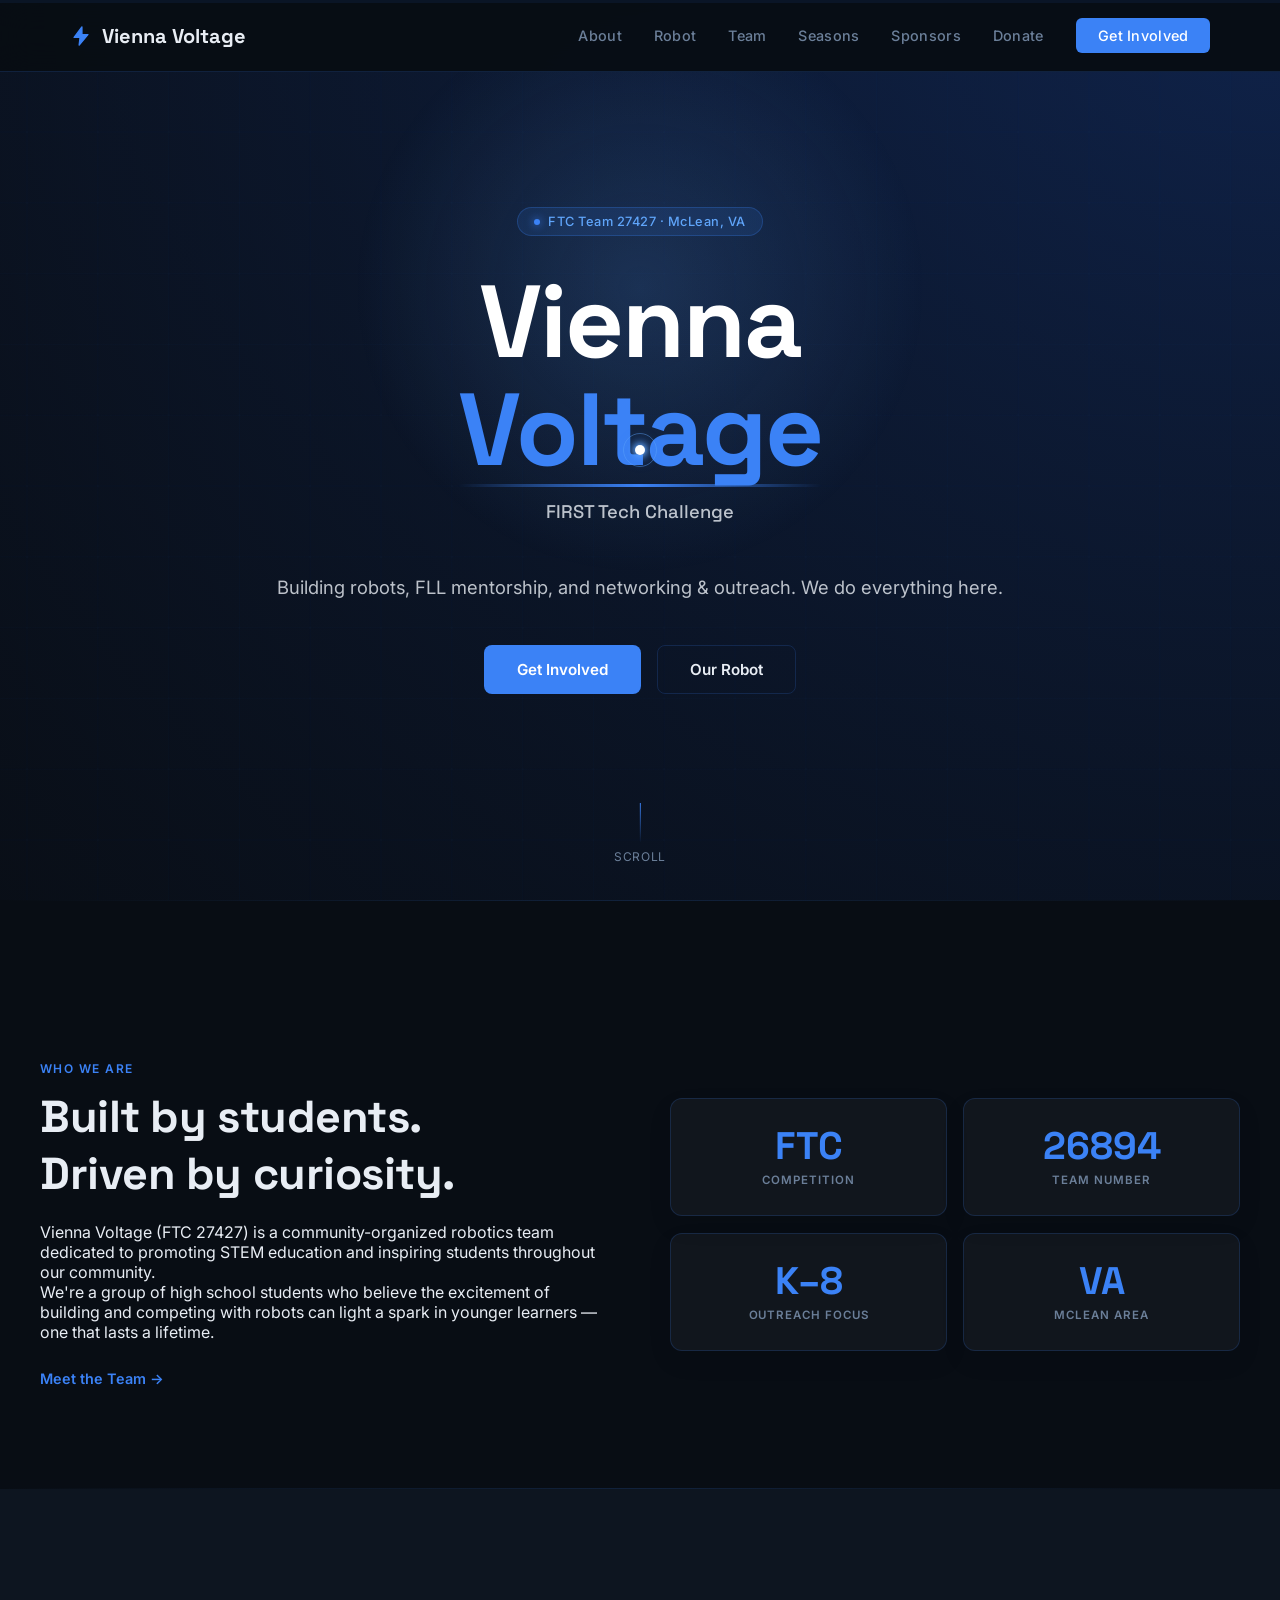
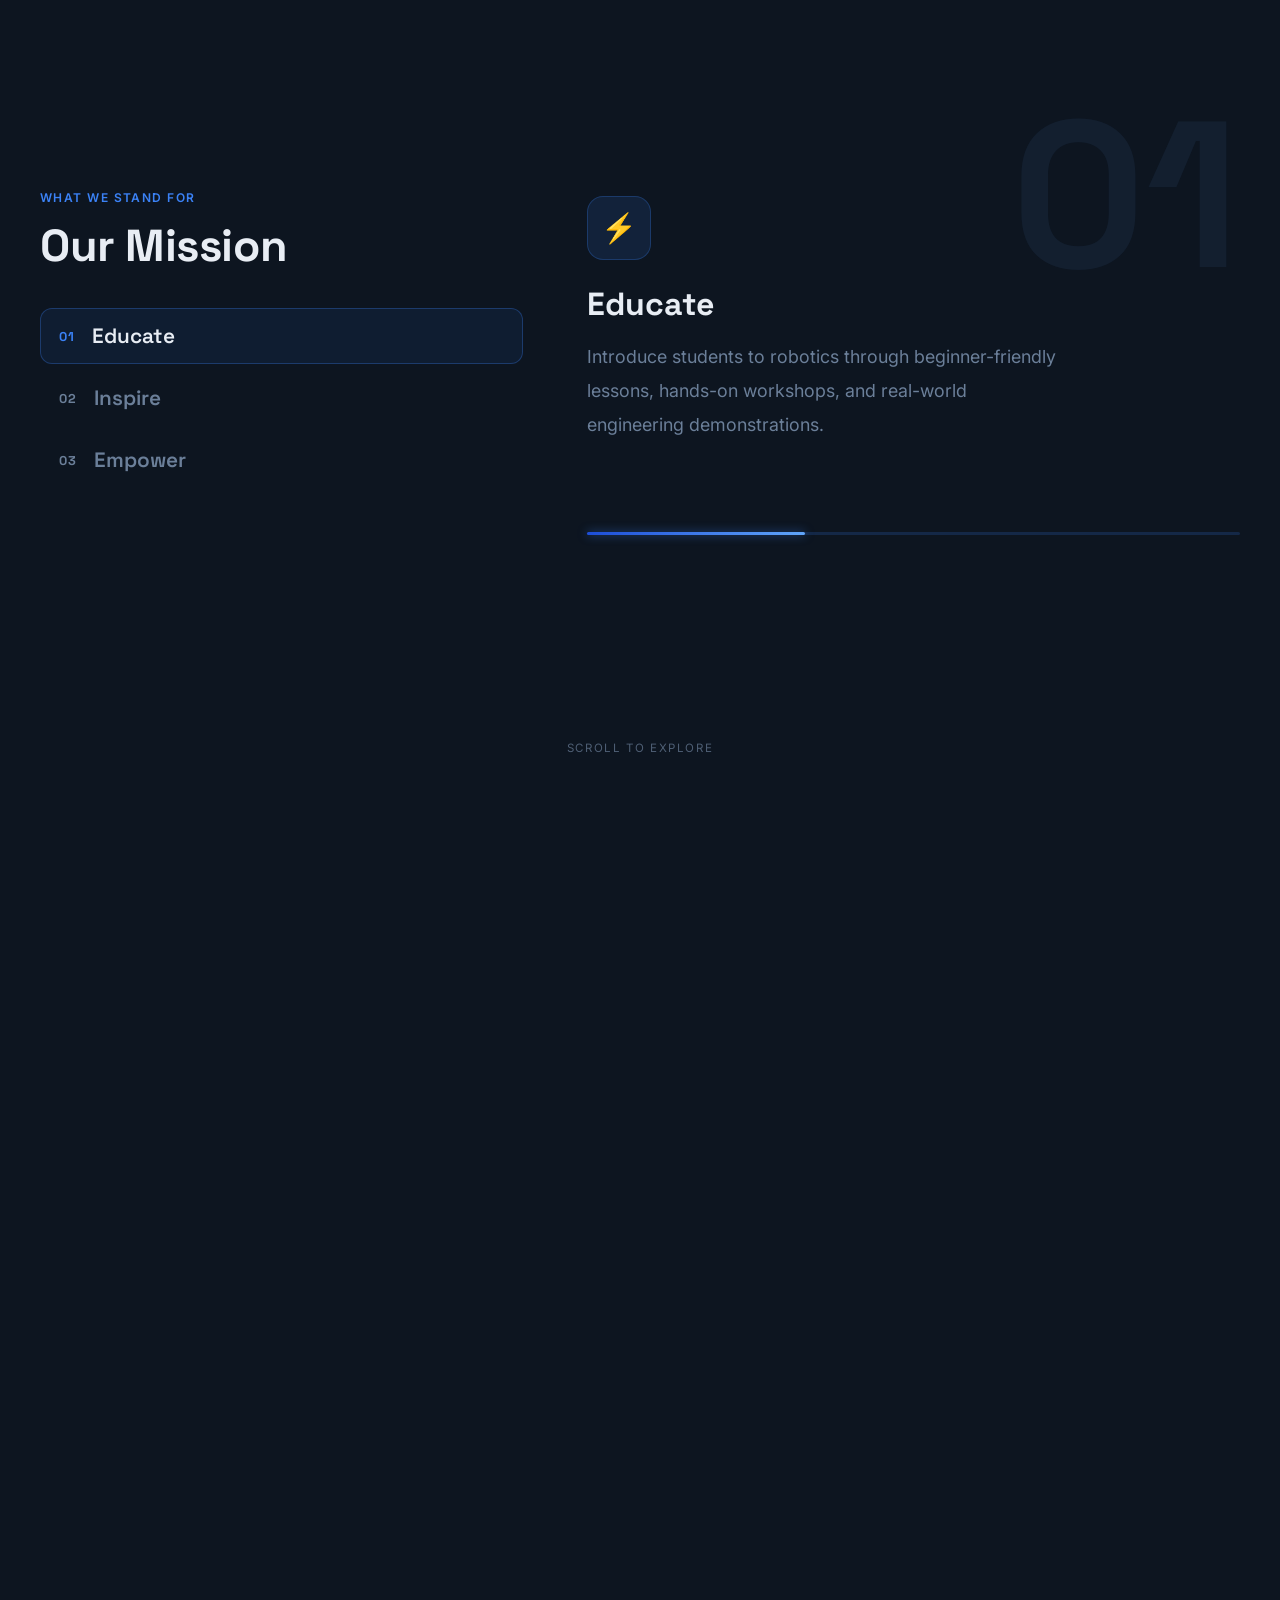
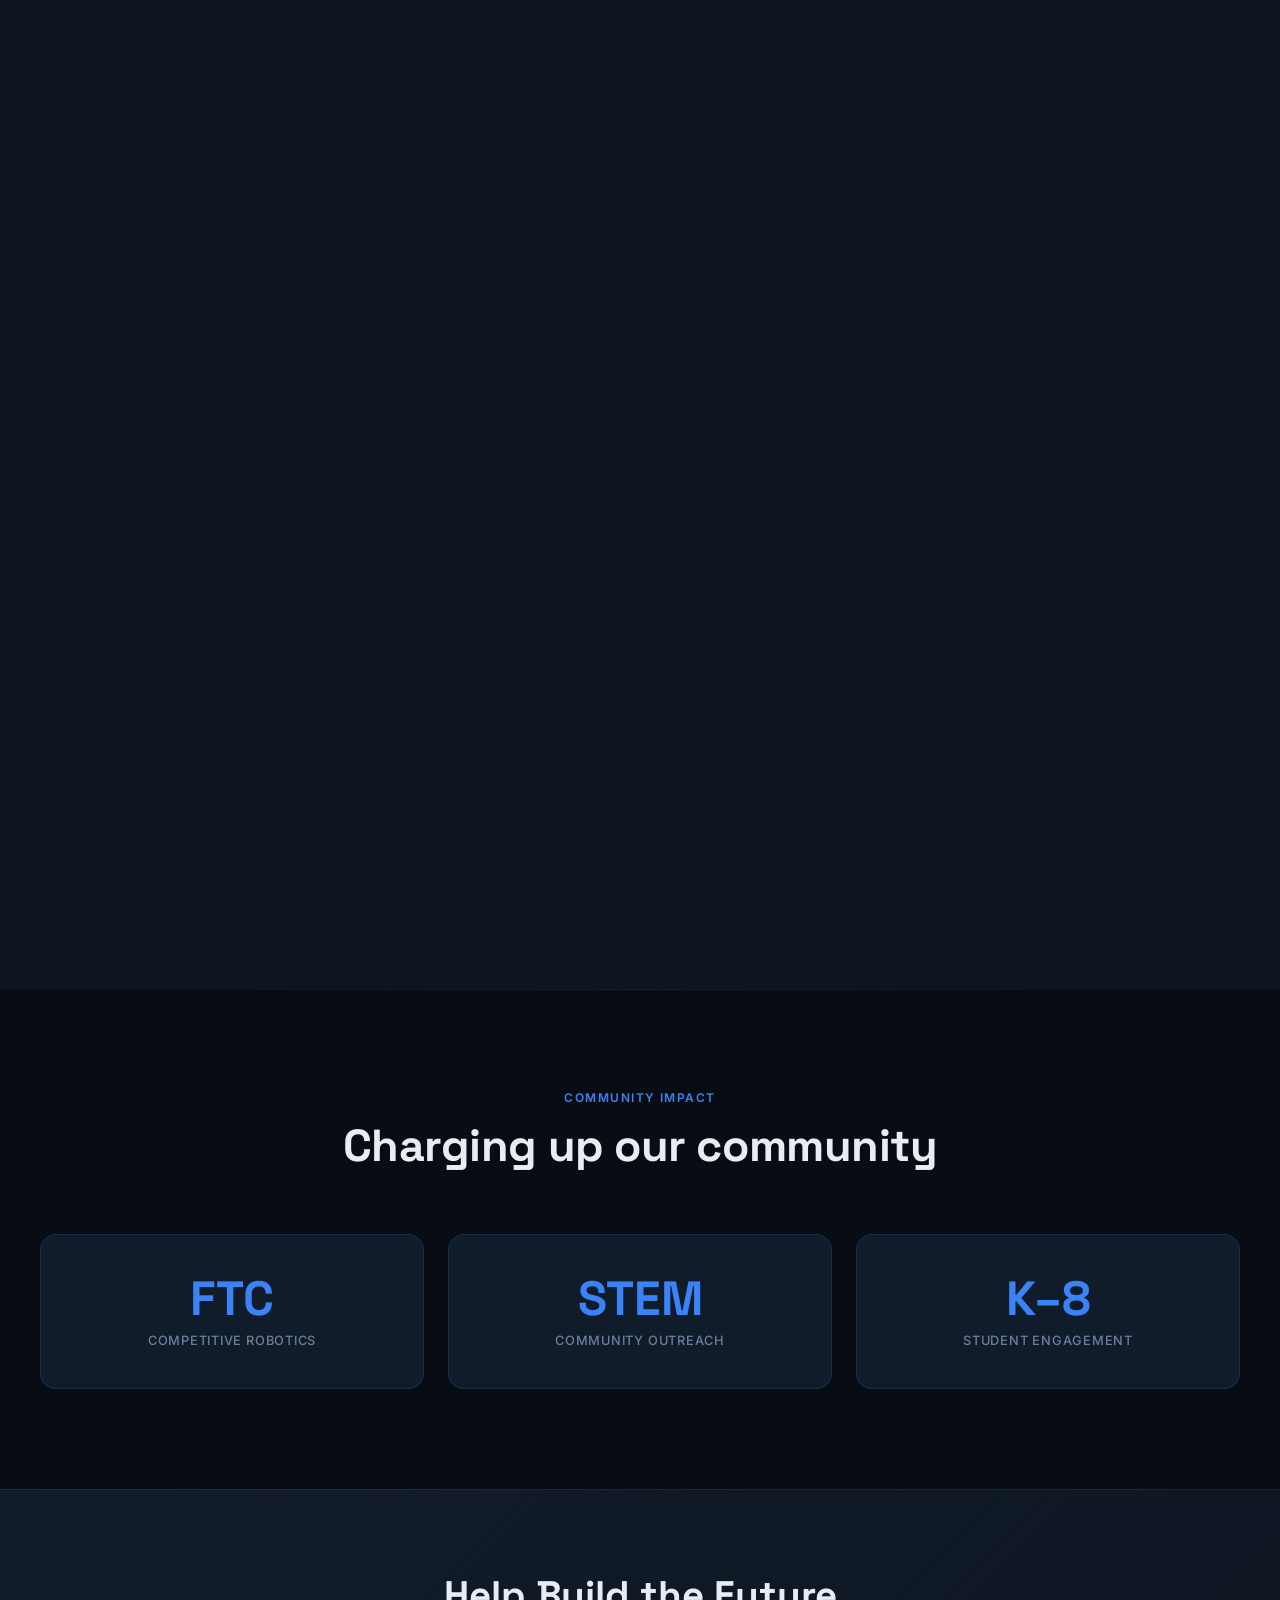
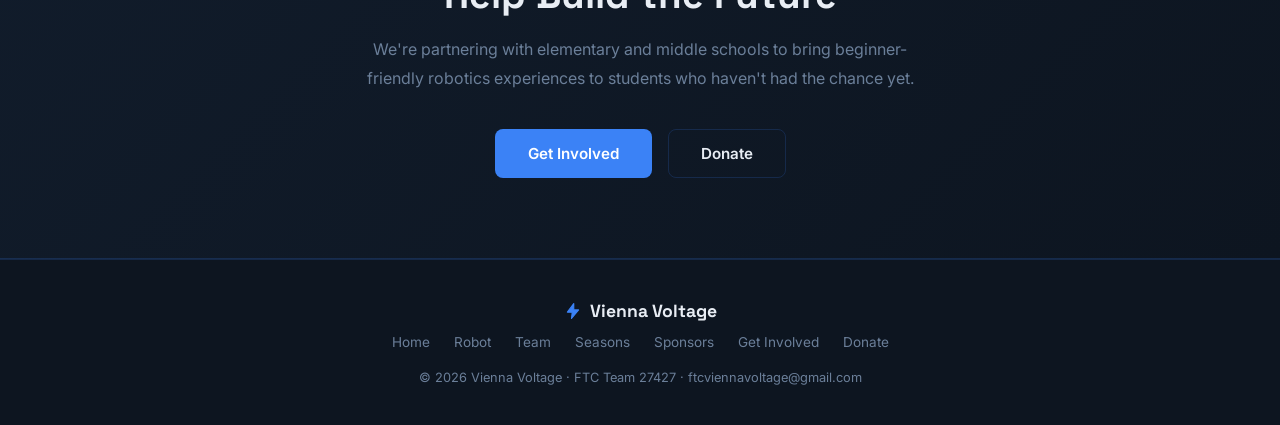
<file: index.html>
<!DOCTYPE html>
<html lang="en">
<head>
<meta charset="UTF-8">
<meta name="viewport" content="width=device-width, initial-scale=1.0">
<title>Vienna Voltage | FTC 27427</title>
<link href="https://fonts.googleapis.com/css2?family=Space+Grotesk:wght@400;500;600;700&family=Inter:wght@300;400;500;600&display=swap" rel="stylesheet">
<link rel="stylesheet" href="voltage-fx.css?v=4">
<style>
:root{
  --bg:#080d14;--bg2:#0d1520;--bg3:#111c2b;
  --blue:#3b82f6;--blue2:#60a5fa;--blue3:#1d4ed8;
  --text:#e8edf4;--muted:#6b7f99;--border:rgba(59,130,246,.18);--card:rgba(255,255,255,.04);
}
*{margin:0;padding:0;box-sizing:border-box}
html{scroll-behavior:smooth}
body{background:var(--bg);color:var(--text);font-family:'Inter',sans-serif;overflow-x:hidden}
nav{position:fixed;top:0;width:100%;z-index:1000;background:rgba(8,13,20,.95);backdrop-filter:blur(16px);border-bottom:1px solid var(--border)}
.nav-inner{max-width:1200px;margin:auto;display:flex;justify-content:space-between;align-items:center;padding:18px 30px}
.nav-logo{font-family:'Space Grotesk',sans-serif;font-size:1.25rem;font-weight:700;color:var(--text);text-decoration:none;display:flex;align-items:center;gap:10px}
.nav-links{display:flex;gap:32px;align-items:center}
.nav-links a{color:var(--muted);text-decoration:none;font-size:.9rem;font-weight:500;transition:.2s;letter-spacing:.02em}
.nav-links a:hover{color:var(--blue2)}
.nav-cta{background:var(--blue);color:#fff!important;padding:9px 22px;border-radius:6px;font-size:.85rem;font-weight:600;text-decoration:none;transition:.2s}
.nav-cta:hover{background:var(--blue3)!important}
.hero{min-height:100vh;background:linear-gradient(rgba(8,13,20,.75),rgba(8,13,20,.85)),radial-gradient(circle at top right,#2563eb,#0f172a);display:flex;justify-content:center;align-items:center;text-align:center;color:white;padding:40px;position:relative;overflow:hidden}
.hero-grid{position:absolute;inset:0;background-image:linear-gradient(rgba(59,130,246,.04) 1px,transparent 1px),linear-gradient(90deg,rgba(59,130,246,.04) 1px,transparent 1px);background-size:60px 60px;opacity:.6}
.hero-content{position:relative;z-index:2;max-width:900px}
.hero-badge{display:inline-flex;align-items:center;gap:8px;background:rgba(59,130,246,.12);border:1px solid rgba(59,130,246,.25);border-radius:999px;padding:6px 16px;font-size:.8rem;color:var(--blue2);font-weight:500;margin-bottom:32px;letter-spacing:.04em}
.hero-badge::before{content:'';width:6px;height:6px;border-radius:50%;background:var(--blue);box-shadow:0 0 8px var(--blue);animation:pulse 2s infinite}
@keyframes pulse{0%,100%{opacity:1}50%{opacity:.4}}
.hero h1{font-family:'Space Grotesk',sans-serif;font-size:clamp(3.5rem,8vw,6.5rem);font-weight:700;line-height:1.05;letter-spacing:-.02em;margin-bottom:12px}
.hero h1 span{color:var(--blue);position:relative;display:inline-block}
.arc{position:absolute;bottom:-4px;left:0;width:100%;height:3px;background:linear-gradient(90deg,transparent,var(--blue),transparent);border-radius:2px;animation:arc 2.5s ease-in-out infinite}
@keyframes arc{0%,100%{opacity:.3;transform:scaleX(.6)}50%{opacity:1;transform:scaleX(1)}}
.hero-sub{font-family:'Space Grotesk',sans-serif;font-size:1.3rem;color:var(--blue2);font-weight:500;margin-bottom:20px}
.hero p{line-height:1.9;font-size:1.15rem;margin-bottom:40px;color:rgba(232,237,244,.8)}
.hero-actions{display:flex;gap:16px;justify-content:center;flex-wrap:wrap}
.btn-primary{background:var(--blue);color:#fff;padding:14px 32px;border-radius:8px;text-decoration:none;font-weight:600;font-size:.95rem;transition:.2s;border:1px solid transparent;display:inline-block}
.btn-primary:hover{background:var(--blue3);transform:translateY(-2px)}
.btn-secondary{background:transparent;color:var(--text);padding:14px 32px;border-radius:8px;text-decoration:none;font-weight:600;font-size:.95rem;border:1px solid var(--border);transition:.2s;display:inline-block}
.btn-secondary:hover{border-color:var(--blue);color:var(--blue2)}
.scroll-indicator{position:absolute;bottom:36px;left:50%;transform:translateX(-50%);display:flex;flex-direction:column;align-items:center;gap:6px;color:var(--muted);font-size:.75rem;letter-spacing:.06em;text-transform:uppercase}
.scroll-line{width:1px;height:40px;background:linear-gradient(to bottom,var(--blue),transparent);animation:scrollline 1.8s ease-in-out infinite}
@keyframes scrollline{0%{opacity:0;transform:translateY(-10px)}50%{opacity:1}100%{opacity:0;transform:translateY(10px)}}
section{padding:100px 25px}
.container{max-width:1200px;margin:auto}
.section-eyebrow{font-size:.75rem;font-weight:600;letter-spacing:.12em;text-transform:uppercase;color:var(--blue);margin-bottom:12px}
.section-title{font-family:'Space Grotesk',sans-serif;font-size:clamp(2rem,4vw,2.8rem);font-weight:700;color:var(--text);margin-bottom:20px;letter-spacing:-.01em}
.section-sub{color:var(--muted);line-height:1.8;font-size:1rem;max-width:560px}
.divider{width:100%;height:1px;background:linear-gradient(to right,transparent,var(--border),transparent)}
.about-grid{display:grid;grid-template-columns:1fr 1fr;gap:60px;align-items:center;margin-top:60px}
.about-text p{color:var(--muted);line-height:1.9;font-size:1rem;margin-bottom:16px}
.about-stat-grid{display:grid;grid-template-columns:1fr 1fr;gap:16px}
.stat-card{background:white;padding:40px;text-align:center;border-radius:20px;box-shadow:0 10px 25px rgba(0,0,0,.08)}
.stat-card{background:var(--card);border:1px solid var(--border);border-radius:12px;padding:28px;text-align:center;transition:border-color .3s,transform .3s}
.stat-card:hover{border-color:rgba(59,130,246,.45);transform:translateY(-4px)}
.stat-card .num{font-family:'Space Grotesk',sans-serif;font-size:2.4rem;font-weight:700;color:var(--blue);line-height:1}
.stat-card .label{font-size:.72rem;color:var(--muted);margin-top:8px;font-weight:600;text-transform:uppercase;letter-spacing:.08em}
.about-link{margin-top:28px;display:inline-flex;align-items:center;gap:8px;color:var(--blue);font-weight:600;font-size:.9rem;text-decoration:none;transition:.2s}
.about-link:hover{color:var(--blue2);gap:14px}
.mission-section{background:var(--bg2)}
.mission-grid{display:grid;grid-template-columns:repeat(3,1fr);gap:24px;margin-top:60px}
.card{background:var(--card);border:1px solid var(--border);border-radius:16px;padding:35px;transition:.3s;position:relative;overflow:hidden;opacity:0;transform:translateY(60px);transition:all .8s ease}
.card.show{opacity:1;transform:translateY(0)}
.card::before{content:'';position:absolute;top:0;left:0;right:0;height:2px;background:linear-gradient(90deg,transparent,var(--blue),transparent);opacity:0;transition:.3s}
.card:hover{border-color:rgba(59,130,246,.4);transform:translateY(-8px)}
.card:hover::before{opacity:1}
.card-icon{width:44px;height:44px;background:rgba(59,130,246,.1);border:1px solid rgba(59,130,246,.2);border-radius:10px;display:flex;align-items:center;justify-content:center;font-size:1.3rem;margin-bottom:20px}
.card h3{font-family:'Space Grotesk',sans-serif;font-size:1.2rem;font-weight:600;margin-bottom:12px;color:var(--text)}
.card p{color:var(--muted);line-height:1.8;font-size:.93rem}
.impact-row{display:grid;grid-template-columns:repeat(3,1fr);gap:24px;margin-top:60px}
.impact-box{background:var(--bg3);border:1px solid var(--border);border-radius:16px;padding:40px 32px;text-align:center;transition:border-color .3s,transform .3s}
.impact-box:hover{border-color:rgba(59,130,246,.4);transform:translateY(-5px)}
.impact-box .big{font-family:'Space Grotesk',sans-serif;font-size:3rem;font-weight:700;color:var(--blue);line-height:1}
.impact-box .desc{color:var(--muted);font-size:.8rem;margin-top:10px;text-transform:uppercase;letter-spacing:.06em;font-weight:500}
.cta-band{background:linear-gradient(135deg,var(--bg3),var(--bg2));border-top:1px solid var(--border);border-bottom:1px solid var(--border);padding:80px 32px;text-align:center}
.cta-band h2{font-family:'Space Grotesk',sans-serif;font-size:clamp(1.8rem,3vw,2.4rem);font-weight:700;margin-bottom:16px}
.cta-band p{color:var(--muted);max-width:560px;margin:0 auto 36px;line-height:1.8}
.cta-actions{display:flex;gap:16px;justify-content:center;flex-wrap:wrap}
footer{background:var(--bg2);border-top:1px solid var(--border);padding:40px 32px;text-align:center}
.footer-logo{font-family:'Space Grotesk',sans-serif;font-size:1.1rem;font-weight:700;margin-bottom:12px;display:flex;align-items:center;gap:8px;justify-content:center}
.footer-links{display:flex;gap:24px;justify-content:center;margin-bottom:20px;flex-wrap:wrap}
.footer-links a{color:var(--muted);text-decoration:none;font-size:.85rem;transition:.2s}
.footer-links a:hover{color:var(--blue2)}
.footer-copy{color:var(--muted);font-size:.8rem}
.fade{opacity:0;transform:translateY(40px);transition:opacity .7s ease,transform .7s ease}
.fade.visible{opacity:1;transform:translateY(0)}

/* HERO mouse spotlight */
.hero{--hx:50%;--hy:32%}
.hero::after{content:'';position:absolute;inset:0;background:radial-gradient(circle 420px at var(--hx) var(--hy),rgba(96,165,250,.18),transparent 68%);pointer-events:none;z-index:1}
.hero-grid{will-change:transform}
.hero-content{transition:transform .25s ease-out;will-change:transform}

/* SCROLLYTELLING MISSION */
.scrolly{padding:0 !important;background:var(--bg2);position:relative}
.scrolly-track{position:relative;height:300vh}
.scrolly-sticky{position:sticky;top:0;height:100vh;display:flex;align-items:center;overflow:hidden;padding:0 25px}
.scrolly-grid{display:grid;grid-template-columns:.85fr 1.15fr;gap:64px;align-items:center;width:100%;max-width:1200px;margin:auto}
.scrolly-steps{display:flex;flex-direction:column;gap:6px;margin-top:34px}
.scrolly-step{display:flex;align-items:center;gap:16px;background:none;border:1px solid transparent;cursor:pointer;padding:14px 18px;border-radius:12px;text-align:left;width:100%;transition:background .3s,border-color .3s}
.scrolly-step .ss-num{font-family:'Space Grotesk',sans-serif;font-size:.8rem;font-weight:700;color:var(--muted);letter-spacing:.1em;transition:.3s}
.scrolly-step .ss-label{font-family:'Space Grotesk',sans-serif;font-size:1.3rem;font-weight:600;color:var(--muted);transition:.3s}
.scrolly-step.active{background:rgba(59,130,246,.08);border-color:rgba(59,130,246,.3)}
.scrolly-step.active .ss-num{color:var(--blue)}
.scrolly-step.active .ss-label{color:var(--text)}
.scrolly-step:hover .ss-label{color:var(--blue2)}
.scrolly-right{position:relative;min-height:340px}
.scrolly-bignum{position:absolute;top:-78px;right:0;font-family:'Space Grotesk',sans-serif;font-size:13rem;font-weight:700;line-height:1;color:rgba(96,165,250,.07);pointer-events:none;z-index:0}
.scrolly-panels{position:relative;height:300px;z-index:1}
.m-panel{position:absolute;inset:0;display:flex;flex-direction:column;justify-content:center;opacity:0;transform:translateY(34px) scale(.98);transition:opacity .6s cubic-bezier(.22,1,.36,1),transform .6s cubic-bezier(.22,1,.36,1);pointer-events:none}
.m-panel.active{opacity:1;transform:none;pointer-events:auto}
.m-panel-ic{width:64px;height:64px;border-radius:16px;background:rgba(59,130,246,.12);border:1px solid rgba(59,130,246,.25);display:flex;align-items:center;justify-content:center;font-size:1.8rem;margin-bottom:24px}
.m-panel h3{font-family:'Space Grotesk',sans-serif;font-size:2rem;font-weight:700;margin-bottom:16px;color:var(--text)}
.m-panel p{color:var(--muted);line-height:1.9;font-size:1.12rem;max-width:480px}
.scrolly-progress{position:absolute;left:0;right:0;bottom:-26px;height:3px;background:var(--border);border-radius:2px;z-index:1}
.scrolly-progress-fill{height:100%;width:33.33%;background:linear-gradient(90deg,var(--blue3),var(--blue2));border-radius:2px;box-shadow:0 0 10px rgba(59,130,246,.6);transition:width .5s cubic-bezier(.22,1,.36,1)}
.scrolly-hint{position:absolute;left:50%;bottom:34px;transform:translateX(-50%);font-size:.72rem;letter-spacing:.14em;text-transform:uppercase;color:var(--muted);display:flex;align-items:center;gap:8px;opacity:.7}
@media(max-width:900px){
  .scrolly-grid{grid-template-columns:1fr;gap:34px}
  .scrolly-bignum{font-size:7rem;top:-44px}
  .scrolly-steps{flex-direction:row;flex-wrap:wrap;margin-top:20px}
  .scrolly-step{flex:1;min-width:120px}
  .m-panel p{font-size:1rem}
  .scrolly-hint{display:none}
}

/* SPARK CURSOR */
body{cursor:none}
#spark-canvas{position:fixed;inset:0;pointer-events:none;z-index:9999}
#cursor-glow{position:fixed;width:10px;height:10px;background:#fff;border-radius:50%;pointer-events:none;z-index:10000;transform:translate(-50%,-50%);transition:transform .1s,background .15s;box-shadow:0 0 6px 2px rgba(96,165,250,.9),0 0 14px 4px rgba(59,130,246,.4)}
@media(max-width:900px){.about-grid{grid-template-columns:1fr}.mission-grid{grid-template-columns:1fr}.impact-row{grid-template-columns:1fr}.nav-links{display:none}}
</style>
</head>
<body>

<canvas id="spark-canvas"></canvas>
<div id="cursor-glow"></div>

<nav>
  <div class="nav-inner">
    <a href="index.html" class="nav-logo">
      <svg width="22" height="22" viewBox="0 0 24 24" fill="none"><path d="M13 2L4.5 13.5H11L10 22L19.5 10.5H13L13 2Z" fill="#3b82f6" stroke="#3b82f6" stroke-width="1.5" stroke-linejoin="round"/></svg>
      Vienna Voltage
    </a>
    <div class="nav-links">
      <a href="#about">About</a>

      <a href="Robot.html">Robot</a>
      <a href="Team.html">Team</a>
      <a href="Seasons.html">Seasons</a>
      <a href="Sponsors.html">Sponsors</a>
      <a href="Donate.html">Donate</a>
      <a href="Get-Involved.html" class="nav-cta">Get Involved</a>
    </div>
  </div>
</nav>

<section class="hero">
  <div class="hero-grid"></div>
  <div class="hero-content">
    <div class="hero-badge">FTC Team 27427 · McLean, VA</div>
    <h1>Vienna<br><span>Voltage<div class="arc"></div></span></h1>
    <p class="hero-sub">FIRST Tech Challenge</p>
    <p>Building robots, FLL mentorship, and networking & outreach. We do everything here.</p>
    <div class="hero-actions">
      <a href="Get-Involved.html" class="btn-primary">Get Involved</a>
      <a href="Robot.html" class="btn-secondary">Our Robot</a>
    </div>
  </div>
  <div class="scroll-indicator">
    <div class="scroll-line"></div>
    <span>Scroll</span>
  </div>
</section>

<div class="divider"></div>

<section id="about">
  <div class="container">
    <div class="about-grid">
      <div class="fade">
        <p class="section-eyebrow">Who we are</p>
        <h2 class="section-title">Built by students.<br>Driven by curiosity.</h2>
        <p>Vienna Voltage (FTC 27427) is a community-organized robotics team dedicated to promoting STEM education and inspiring students throughout our community.</p>
        <p>We're a group of high school students who believe the excitement of building and competing with robots can light a spark in younger learners — one that lasts a lifetime.</p>
        <a href="Team.html" class="about-link">Meet the Team →</a>
      </div>
      <div class="about-stat-grid fade">
        <div class="stat-card"><div class="num">FTC</div><div class="label">Competition</div></div>
        <div class="stat-card"><div class="num" data-count="27427" data-group="0">0</div><div class="label">Team Number</div></div>
        <div class="stat-card"><div class="num">K–8</div><div class="label">Outreach Focus</div></div>
        <div class="stat-card"><div class="num">VA</div><div class="label">McLean Area</div></div>
      </div>
    </div>
  </div>
</section>

<div class="divider"></div>

<section id="mission" class="mission-section scrolly">
  <div class="scrolly-track">
    <div class="scrolly-sticky">
      <div class="scrolly-grid">
        <div class="scrolly-left">
          <p class="section-eyebrow">What we stand for</p>
          <h2 class="section-title">Our Mission</h2>
          <div class="scrolly-steps">
            <button class="scrolly-step active" data-i="0"><span class="ss-num">01</span><span class="ss-label">Educate</span></button>
            <button class="scrolly-step" data-i="1"><span class="ss-num">02</span><span class="ss-label">Inspire</span></button>
            <button class="scrolly-step" data-i="2"><span class="ss-num">03</span><span class="ss-label">Empower</span></button>
          </div>
        </div>
        <div class="scrolly-right">
          <div class="scrolly-bignum" id="missionBigNum">01</div>
          <div class="scrolly-panels">
            <article class="m-panel active" data-i="0">
              <div class="m-panel-ic">⚡</div>
              <h3>Educate</h3>
              <p>Introduce students to robotics through beginner-friendly lessons, hands-on workshops, and real-world engineering demonstrations.</p>
            </article>
            <article class="m-panel" data-i="1">
              <div class="m-panel-ic">🔭</div>
              <h3>Inspire</h3>
              <p>Show young learners how STEM can be creative, exciting, and impactful — opening doors to careers they may not have imagined.</p>
            </article>
            <article class="m-panel" data-i="2">
              <div class="m-panel-ic">🤝</div>
              <h3>Empower</h3>
              <p>Give students the confidence to tackle hard problems through teamwork, iteration, and the satisfaction of making something real.</p>
            </article>
          </div>
          <div class="scrolly-progress"><div class="scrolly-progress-fill" id="missionFill"></div></div>
        </div>
      </div>
      <div class="scrolly-hint">Scroll to explore</div>
    </div>
  </div>
</section>

<div class="divider"></div>

<section id="impact">
  <div class="container">
    <div style="text-align:center" class="fade">
      <p class="section-eyebrow">Community impact</p>
      <h2 class="section-title">Charging up our community</h2>
    </div>
    <div class="impact-row">
      <div class="impact-box fade"><div class="big">FTC</div><div class="desc">Competitive Robotics</div></div>
      <div class="impact-box fade"><div class="big">STEM</div><div class="desc">Community Outreach</div></div>
      <div class="impact-box fade"><div class="big">K–8</div><div class="desc">Student Engagement</div></div>
    </div>
  </div>
</section>

<div class="cta-band" id="join">
  <h2 class="fade">Help Build the Future</h2>
  <p class="fade">We're partnering with elementary and middle schools to bring beginner-friendly robotics experiences to students who haven't had the chance yet.</p>
  <div class="cta-actions fade">
    <a href="Get-Involved.html" class="btn-primary">Get Involved</a>
    <a href="Donate.html" class="btn-secondary">Donate</a>
  </div>
</div>

<footer>
  <div class="footer-logo">
    <svg width="18" height="18" viewBox="0 0 24 24" fill="none"><path d="M13 2L4.5 13.5H11L10 22L19.5 10.5H13L13 2Z" fill="#3b82f6" stroke="#3b82f6" stroke-width="1.5" stroke-linejoin="round"/></svg>
    Vienna Voltage
  </div>
  <div class="footer-links">
    <a href="index.html">Home</a><a href="Robot.html">Robot</a><a href="Team.html">Team</a>
    <a href="Seasons.html">Seasons</a><a href="Sponsors.html">Sponsors</a>
    <a href="Get-Involved.html">Get Involved</a><a href="Donate.html">Donate</a>
  </div>
  <p class="footer-copy">© 2026 Vienna Voltage · FTC Team 27427 · ftcviennavoltage@gmail.com</p>
</footer>

<script src="voltage-fx.js?v=4"></script>
<script>
/* ---- Mouse-reactive hero ---- */
(function () {
  var hero = document.querySelector('.hero'); if (!hero) return;
  var grid = hero.querySelector('.hero-grid');
  var content = hero.querySelector('.hero-content');
  var coarse = matchMedia('(hover: none), (pointer: coarse)').matches;
  var reduce = matchMedia('(prefers-reduced-motion: reduce)').matches;
  if (!coarse && !reduce) {
    hero.addEventListener('pointermove', function (e) {
      var r = hero.getBoundingClientRect();
      var x = (e.clientX - r.left) / r.width, y = (e.clientY - r.top) / r.height;
      hero.style.setProperty('--hx', (x * 100) + '%');
      hero.style.setProperty('--hy', (y * 100) + '%');
      content.style.transform = 'translate(' + ((x - 0.5) * 16).toFixed(1) + 'px,' + ((y - 0.5) * 11).toFixed(1) + 'px)';
    });
    hero.addEventListener('pointerleave', function () { content.style.transform = ''; });
  }
  if (!reduce && grid) {
    addEventListener('scroll', function () {
      var y = scrollY;
      if (y < innerHeight) grid.style.transform = 'translateY(' + (y * 0.35).toFixed(1) + 'px) scale(1.18)';
    }, { passive: true });
  }
})();

/* ---- Scroll-driven mission sequence ---- */
(function () {
  var track = document.querySelector('.scrolly-track'); if (!track) return;
  var steps = [].slice.call(document.querySelectorAll('.scrolly-step'));
  var panels = [].slice.call(document.querySelectorAll('.m-panel'));
  var big = document.getElementById('missionBigNum');
  var fill = document.getElementById('missionFill');
  var n = panels.length, cur = -1;
  function setIdx(i) {
    if (i === cur) return; cur = i;
    steps.forEach(function (s, j) { s.classList.toggle('active', j === i); });
    panels.forEach(function (p, j) { p.classList.toggle('active', j === i); });
    big.textContent = '0' + (i + 1);
    fill.style.width = (((i + 1) / n) * 100) + '%';
  }
  function onScroll() {
    var vh = innerHeight;
    var total = track.offsetHeight - vh;
    var scrolled = Math.min(Math.max(-track.getBoundingClientRect().top, 0), total);
    var p = total > 0 ? scrolled / total : 0;
    var i = Math.min(n - 1, Math.max(0, Math.floor(p * n - 1e-6)));
    setIdx(i);
  }
  addEventListener('scroll', onScroll, { passive: true });
  addEventListener('resize', onScroll);
  onScroll();
  steps.forEach(function (s, j) {
    s.addEventListener('click', function () {
      var vh = innerHeight, total = track.offsetHeight - vh;
      var docTop = track.getBoundingClientRect().top + window.scrollY;
      var y = docTop + ((j + 0.5) / n) * total;
      scrollTo({ top: y, behavior: 'smooth' });
    });
  });
})();
</script>
</body>
</html>
</file>
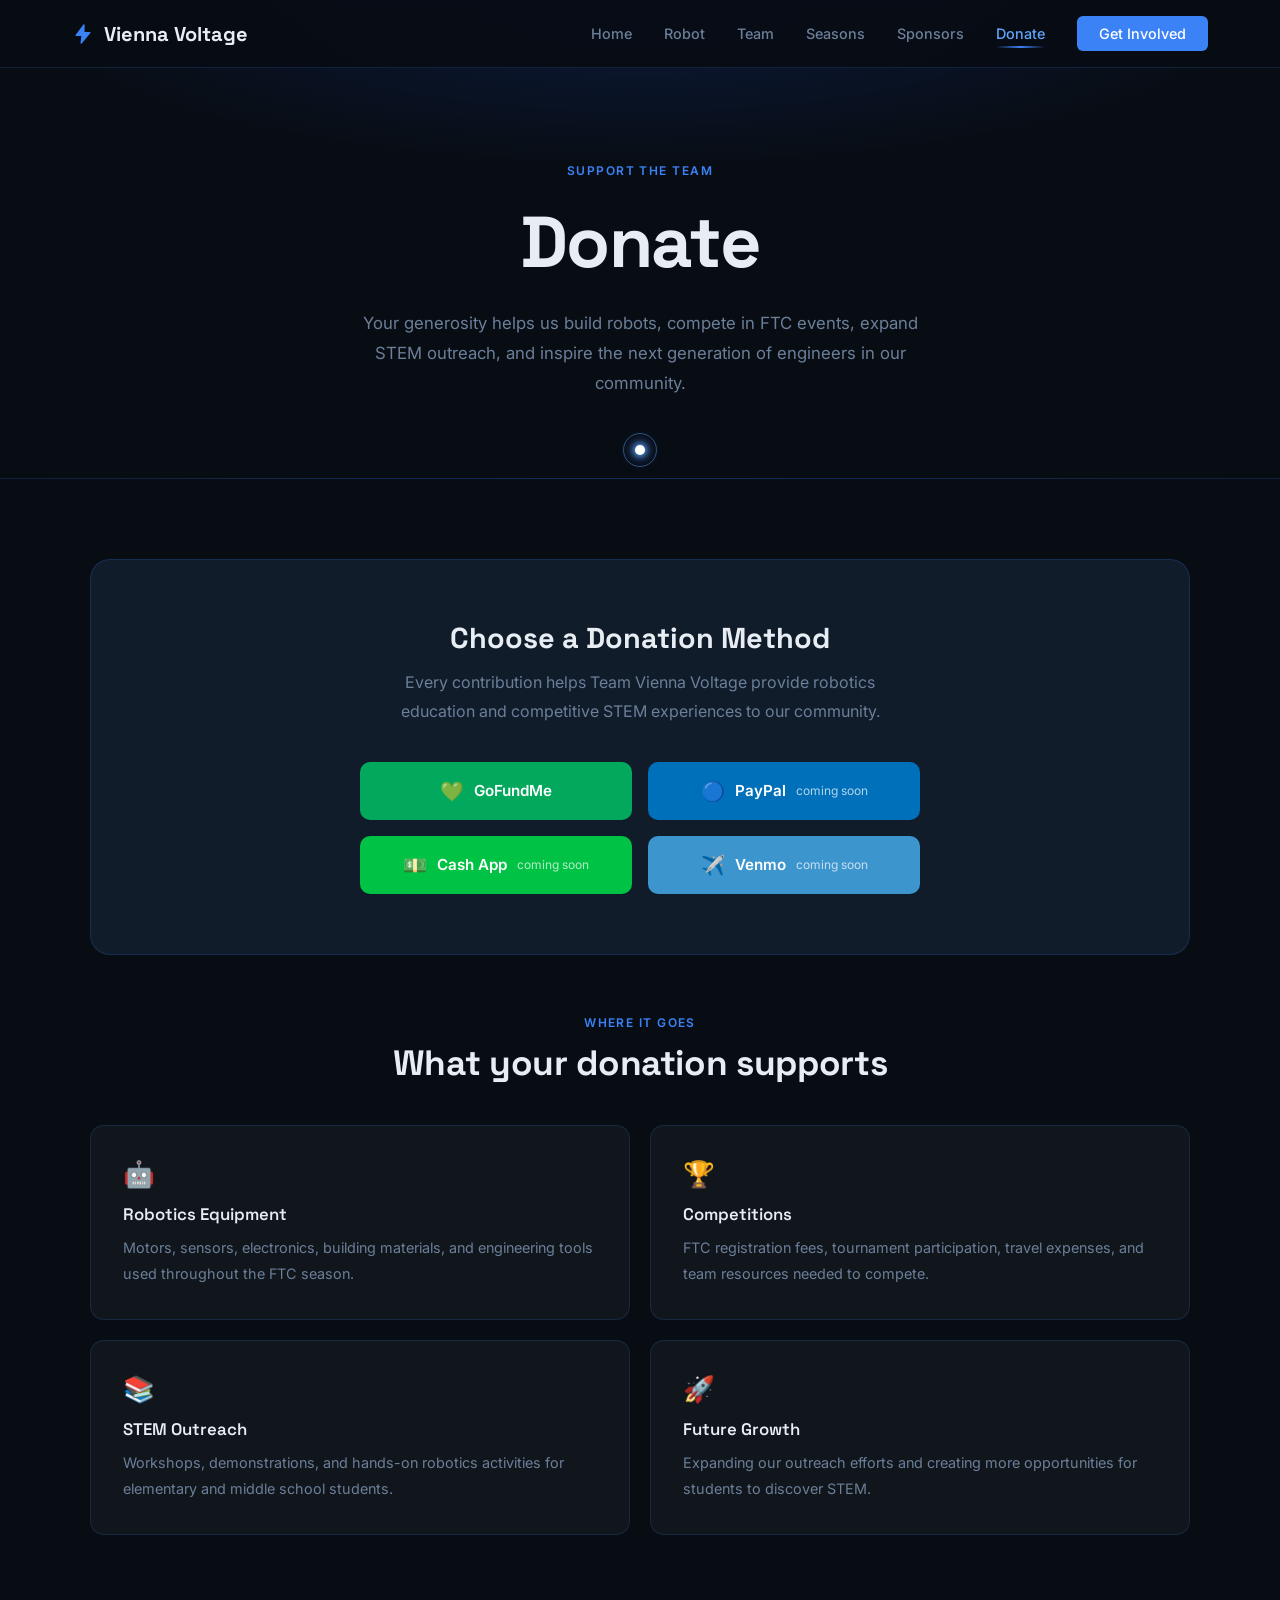
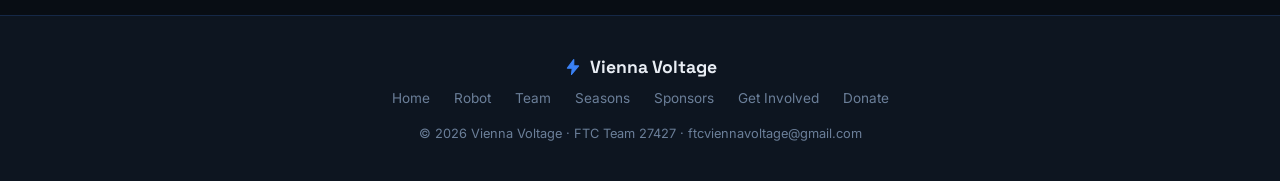
<file: Donate.html>
<!DOCTYPE html>
<html lang="en">
<head>
<meta charset="UTF-8">
<meta name="viewport" content="width=device-width, initial-scale=1.0">
<title>Donate | Vienna Voltage FTC 27427</title>
<link href="https://fonts.googleapis.com/css2?family=Space+Grotesk:wght@400;500;600;700&family=Inter:wght@300;400;500;600&display=swap" rel="stylesheet">
<link rel="stylesheet" href="voltage-fx.css?v=4">
<style>
:root{
  --bg:#080d14;--bg2:#0d1520;--bg3:#111c2b;
  --blue:#3b82f6;--blue2:#60a5fa;--blue3:#1d4ed8;
  --text:#e8edf4;--muted:#6b7f99;--border:rgba(59,130,246,.18);--card:rgba(255,255,255,.04);
}
*{margin:0;padding:0;box-sizing:border-box}
body{background:var(--bg);color:var(--text);font-family:'Inter',sans-serif;overflow-x:hidden}
nav{position:fixed;top:0;width:100%;z-index:1000;background:rgba(8,13,20,.92);backdrop-filter:blur(16px);border-bottom:1px solid var(--border)}
.nav-inner{max-width:1200px;margin:auto;display:flex;justify-content:space-between;align-items:center;padding:16px 32px}
.nav-logo{font-family:'Space Grotesk',sans-serif;font-size:1.25rem;font-weight:700;color:var(--text);text-decoration:none;display:flex;align-items:center;gap:10px}
.nav-links{display:flex;gap:32px;align-items:center}
.nav-links a{color:var(--muted);text-decoration:none;font-size:.9rem;font-weight:500;transition:.2s}
.nav-links a:hover{color:var(--blue2)}
.nav-cta{background:var(--blue);color:#fff!important;padding:9px 22px;border-radius:6px;font-size:.85rem;font-weight:600;text-decoration:none;transition:.2s}
.nav-cta:hover{background:var(--blue3)!important}

.page-hero{padding:160px 32px 80px;text-align:center;background:radial-gradient(ellipse 70% 50% at 50% 0%,rgba(29,78,216,.2) 0%,transparent 70%);border-bottom:1px solid var(--border)}
.page-hero .eyebrow{font-size:.75rem;font-weight:600;letter-spacing:.12em;text-transform:uppercase;color:var(--blue);margin-bottom:14px}
.page-hero h1{font-family:'Space Grotesk',sans-serif;font-size:clamp(2.5rem,6vw,4.5rem);font-weight:700;letter-spacing:-.02em;margin-bottom:20px}
.page-hero p{color:var(--muted);max-width:600px;margin:0 auto;line-height:1.8;font-size:1.05rem}

section{padding:80px 32px}
.container{max-width:1100px;margin:auto}
.divider{width:100%;height:1px;background:linear-gradient(to right,transparent,var(--border),transparent)}

.donate-main{background:var(--bg3);border:1px solid var(--border);border-radius:20px;padding:60px;text-align:center;margin-bottom:60px}
.donate-main h2{font-family:'Space Grotesk',sans-serif;font-size:1.8rem;font-weight:700;margin-bottom:12px}
.donate-main p{color:var(--muted);line-height:1.8;max-width:520px;margin:0 auto 36px}

.donate-grid{display:grid;grid-template-columns:repeat(2,1fr);gap:16px;max-width:560px;margin:0 auto}
.donate-btn{display:flex;align-items:center;justify-content:center;gap:10px;padding:16px 28px;border-radius:10px;text-decoration:none;font-weight:600;font-size:.95rem;transition:.2s;border:1px solid transparent}
.donate-btn:hover{transform:translateY(-2px);filter:brightness(1.1)}
.donate-btn .platform-icon{font-size:1.2rem}

.gofundme{background:#02a95c;color:#fff}
.paypal{background:#0070ba;color:#fff}
.cashapp{background:#00c244;color:#fff}
.venmo{background:#3d95ce;color:#fff}
.placeholder-note{font-size:.75rem;opacity:.7;display:block;font-weight:400}

.section-eyebrow{font-size:.75rem;font-weight:600;letter-spacing:.12em;text-transform:uppercase;color:var(--blue);margin-bottom:10px;text-align:center}
.section-title{font-family:'Space Grotesk',sans-serif;font-size:clamp(1.6rem,3vw,2.2rem);font-weight:700;color:var(--text);margin-bottom:40px;letter-spacing:-.01em;text-align:center}

.use-grid{display:grid;grid-template-columns:repeat(2,1fr);gap:20px}
.use-card{background:var(--card);border:1px solid var(--border);border-radius:14px;padding:32px;transition:.3s}
.use-card:hover{border-color:rgba(59,130,246,.4);transform:translateY(-3px)}
.use-icon{font-size:1.6rem;margin-bottom:14px}
.use-card h3{font-family:'Space Grotesk',sans-serif;font-size:1.05rem;font-weight:600;margin-bottom:10px;color:var(--text)}
.use-card p{color:var(--muted);line-height:1.8;font-size:.9rem}

footer{background:var(--bg2);border-top:1px solid var(--border);padding:40px 32px;text-align:center}
.footer-logo{font-family:'Space Grotesk',sans-serif;font-size:1.1rem;font-weight:700;margin-bottom:12px;display:flex;align-items:center;gap:8px;justify-content:center}
.footer-links{display:flex;gap:24px;justify-content:center;margin-bottom:20px;flex-wrap:wrap}
.footer-links a{color:var(--muted);text-decoration:none;font-size:.85rem;transition:.2s}
.footer-links a:hover{color:var(--blue2)}
.footer-copy{color:var(--muted);font-size:.8rem}

.fade{opacity:0;transform:translateY(30px);transition:opacity .7s ease,transform .7s ease}
.fade.visible{opacity:1;transform:translateY(0)}
@media(max-width:768px){.use-grid{grid-template-columns:1fr}.nav-links{display:none}.donate-main{padding:36px 20px}.donate-grid{grid-template-columns:1fr}}
#prog{position:fixed;top:0;left:0;width:100%;height:2px;z-index:800}
#prog-bar{height:100%;width:0%;background:linear-gradient(90deg,#1d4ed8,#60a5fa,#a5f3fc);box-shadow:0 0 8px #3b82f6}

/* SPARK CURSOR */
body { cursor: none !important; }
#spark-canvas { position: fixed; inset: 0; pointer-events: none; z-index: 9999; }
#cursor-glow { position: fixed; width: 10px; height: 10px; background: #fff; border-radius: 50%; pointer-events: none; z-index: 10000; transform: translate(-50%,-50%); transition: transform .1s, background .15s; box-shadow: 0 0 6px 2px rgba(96,165,250,.9), 0 0 14px 4px rgba(59,130,246,.4); }

</style>
</head>
<body>
<canvas id="spark-canvas"></canvas>
<div id="cursor-glow"></div>

<nav>
  <div class="nav-inner">
    <a href="index.html" class="nav-logo">
      <svg width="22" height="22" viewBox="0 0 24 24" fill="none"><path d="M13 2L4.5 13.5H11L10 22L19.5 10.5H13L13 2Z" fill="#3b82f6" stroke="#3b82f6" stroke-width="1.5" stroke-linejoin="round"/></svg>
      Vienna Voltage
    </a>
    <div class="nav-links">
      <a href="index.html">Home</a>
      <a href="Robot.html">Robot</a>
      <a href="Team.html">Team</a>
      <a href="Seasons.html">Seasons</a>
      <a href="Sponsors.html">Sponsors</a>
      <a href="Donate.html">Donate</a>
      <a href="Get-Involved.html" class="nav-cta">Get Involved</a>
    </div>
  </div>
</nav>

<div class="page-hero">
  <p class="eyebrow">Support the team</p>
  <h1>Donate</h1>
  <p>Your generosity helps us build robots, compete in FTC events, expand STEM outreach, and inspire the next generation of engineers in our community.</p>
</div>

<section>
  <div class="container">
    <div class="donate-main fade">
      <h2>Choose a Donation Method</h2>
      <p>Every contribution helps Team Vienna Voltage provide robotics education and competitive STEM experiences to our community.</p>
      <div class="donate-grid">
        <a href="https://gofund.me/e5f7d42bb" target="_blank" class="donate-btn gofundme">
          <span class="platform-icon">💚</span> GoFundMe
        </a>
        <a href="#" class="donate-btn paypal">
          <span class="platform-icon">🔵</span> PayPal
          <span class="placeholder-note">coming soon</span>
        </a>
        <a href="#" class="donate-btn cashapp">
          <span class="platform-icon">💵</span> Cash App
          <span class="placeholder-note">coming soon</span>
        </a>
        <a href="#" class="donate-btn venmo">
          <span class="platform-icon">✈️</span> Venmo
          <span class="placeholder-note">coming soon</span>
        </a>
      </div>
    </div>

    <p class="section-eyebrow fade">Where it goes</p>
    <h2 class="section-title fade">What your donation supports</h2>
    <div class="use-grid">
      <div class="use-card fade">
        <div class="use-icon">🤖</div>
        <h3>Robotics Equipment</h3>
        <p>Motors, sensors, electronics, building materials, and engineering tools used throughout the FTC season.</p>
      </div>
      <div class="use-card fade">
        <div class="use-icon">🏆</div>
        <h3>Competitions</h3>
        <p>FTC registration fees, tournament participation, travel expenses, and team resources needed to compete.</p>
      </div>
      <div class="use-card fade">
        <div class="use-icon">📚</div>
        <h3>STEM Outreach</h3>
        <p>Workshops, demonstrations, and hands-on robotics activities for elementary and middle school students.</p>
      </div>
      <div class="use-card fade">
        <div class="use-icon">🚀</div>
        <h3>Future Growth</h3>
        <p>Expanding our outreach efforts and creating more opportunities for students to discover STEM.</p>
      </div>
    </div>
  </div>
</section>

<footer>
  <div class="footer-logo">
    <svg width="18" height="18" viewBox="0 0 24 24" fill="none"><path d="M13 2L4.5 13.5H11L10 22L19.5 10.5H13L13 2Z" fill="#3b82f6" stroke="#3b82f6" stroke-width="1.5" stroke-linejoin="round"/></svg>
    Vienna Voltage
  </div>
  <div class="footer-links">
    <a href="index.html">Home</a><a href="Robot.html">Robot</a><a href="Team.html">Team</a>
    <a href="Seasons.html">Seasons</a><a href="Sponsors.html">Sponsors</a>
    <a href="Get-Involved.html">Get Involved</a><a href="Donate.html">Donate</a>
  </div>
  <p class="footer-copy">© 2026 Vienna Voltage · FTC Team 27427 · ftcviennavoltage@gmail.com</p>
</footer>

<script src="voltage-fx.js?v=4"></script>

</body>
</html>
</file>
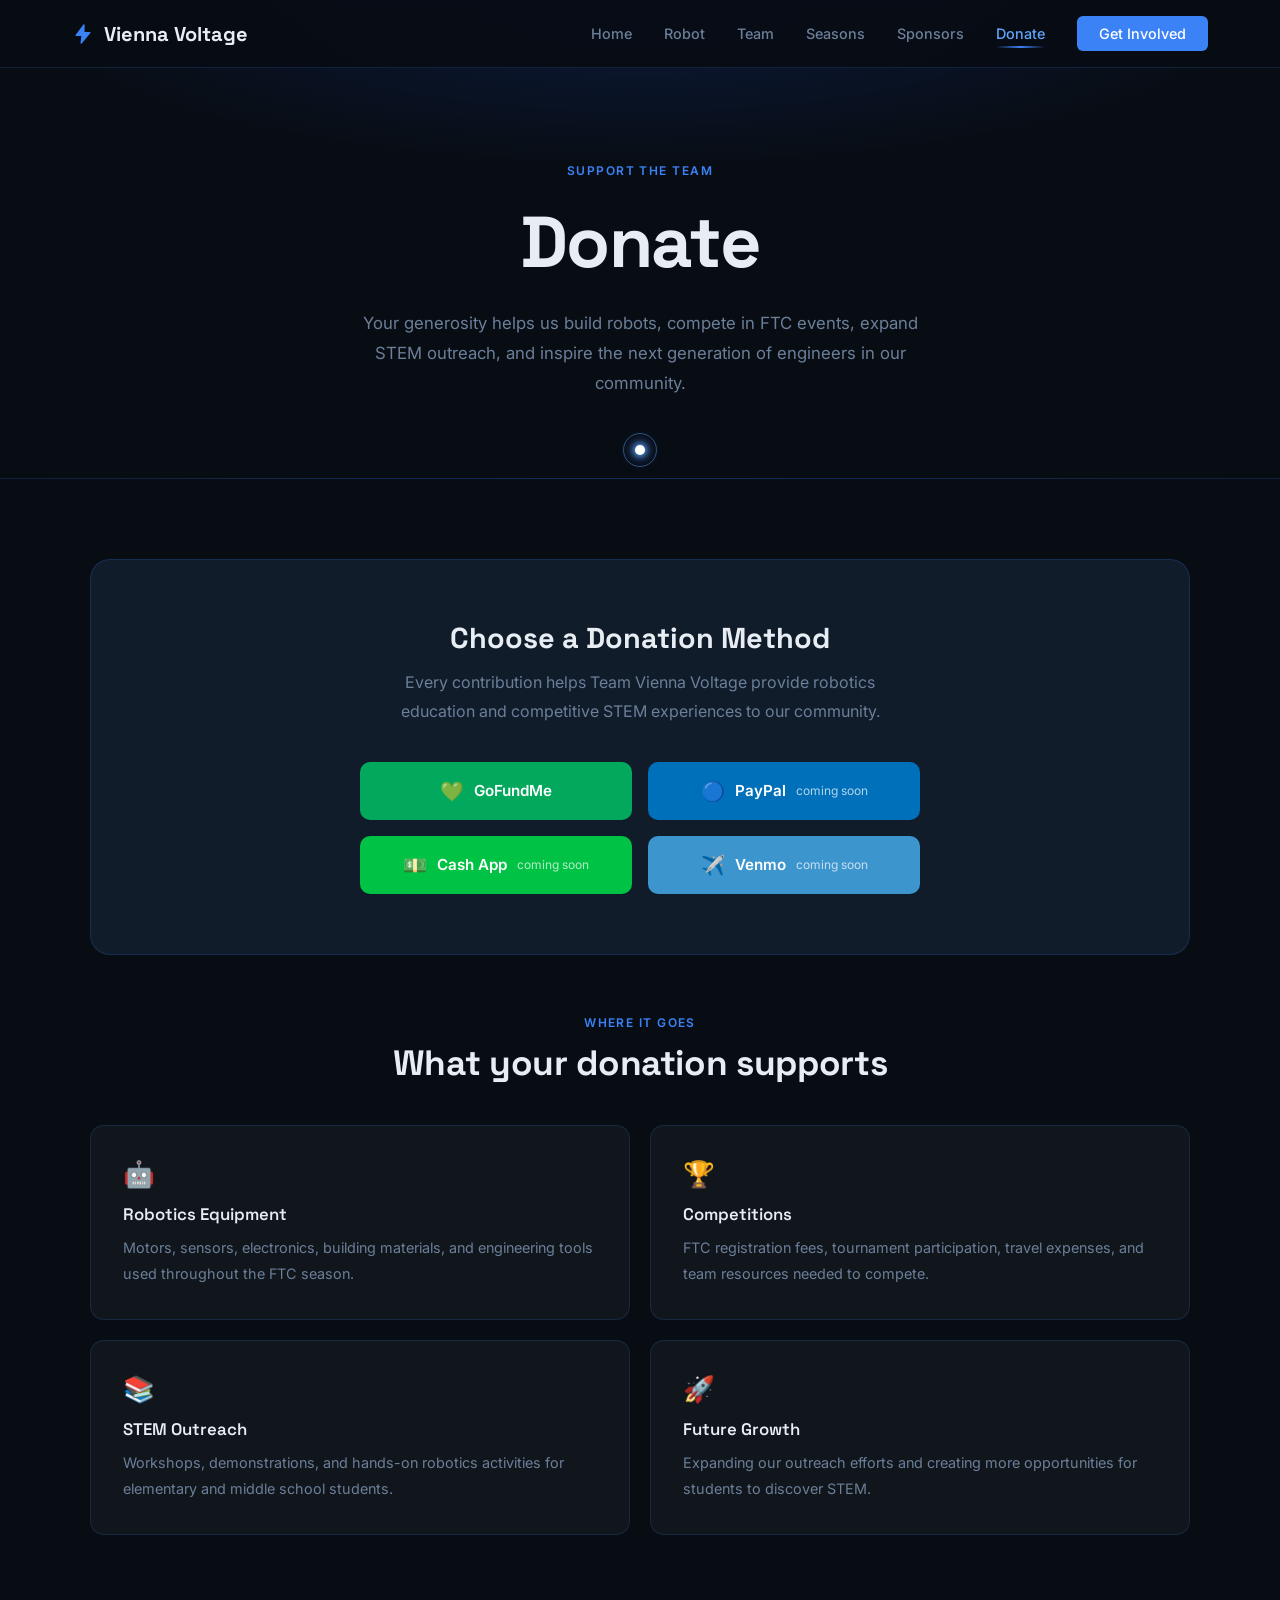
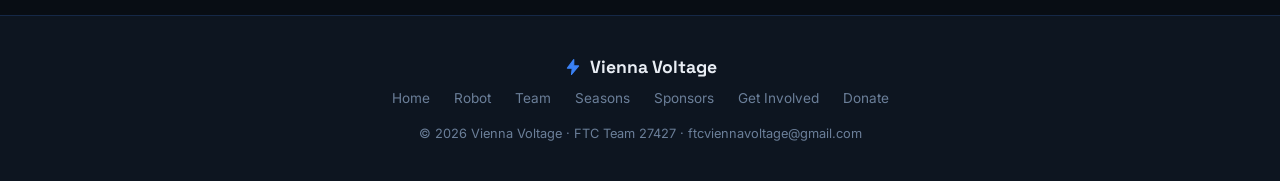
<file: donate.html>
<!DOCTYPE html>
<html lang="en">
<head>
<meta charset="UTF-8">
<meta name="viewport" content="width=device-width, initial-scale=1.0">
<title>Donate | Vienna Voltage FTC 27427</title>
<link href="https://fonts.googleapis.com/css2?family=Space+Grotesk:wght@400;500;600;700&family=Inter:wght@300;400;500;600&display=swap" rel="stylesheet">
<link rel="stylesheet" href="voltage-fx.css?v=4">
<style>
:root{
  --bg:#080d14;--bg2:#0d1520;--bg3:#111c2b;
  --blue:#3b82f6;--blue2:#60a5fa;--blue3:#1d4ed8;
  --text:#e8edf4;--muted:#6b7f99;--border:rgba(59,130,246,.18);--card:rgba(255,255,255,.04);
}
*{margin:0;padding:0;box-sizing:border-box}
body{background:var(--bg);color:var(--text);font-family:'Inter',sans-serif;overflow-x:hidden}
nav{position:fixed;top:0;width:100%;z-index:1000;background:rgba(8,13,20,.92);backdrop-filter:blur(16px);border-bottom:1px solid var(--border)}
.nav-inner{max-width:1200px;margin:auto;display:flex;justify-content:space-between;align-items:center;padding:16px 32px}
.nav-logo{font-family:'Space Grotesk',sans-serif;font-size:1.25rem;font-weight:700;color:var(--text);text-decoration:none;display:flex;align-items:center;gap:10px}
.nav-links{display:flex;gap:32px;align-items:center}
.nav-links a{color:var(--muted);text-decoration:none;font-size:.9rem;font-weight:500;transition:.2s}
.nav-links a:hover{color:var(--blue2)}
.nav-cta{background:var(--blue);color:#fff!important;padding:9px 22px;border-radius:6px;font-size:.85rem;font-weight:600;text-decoration:none;transition:.2s}
.nav-cta:hover{background:var(--blue3)!important}

.page-hero{padding:160px 32px 80px;text-align:center;background:radial-gradient(ellipse 70% 50% at 50% 0%,rgba(29,78,216,.2) 0%,transparent 70%);border-bottom:1px solid var(--border)}
.page-hero .eyebrow{font-size:.75rem;font-weight:600;letter-spacing:.12em;text-transform:uppercase;color:var(--blue);margin-bottom:14px}
.page-hero h1{font-family:'Space Grotesk',sans-serif;font-size:clamp(2.5rem,6vw,4.5rem);font-weight:700;letter-spacing:-.02em;margin-bottom:20px}
.page-hero p{color:var(--muted);max-width:600px;margin:0 auto;line-height:1.8;font-size:1.05rem}

section{padding:80px 32px}
.container{max-width:1100px;margin:auto}
.divider{width:100%;height:1px;background:linear-gradient(to right,transparent,var(--border),transparent)}

.donate-main{background:var(--bg3);border:1px solid var(--border);border-radius:20px;padding:60px;text-align:center;margin-bottom:60px}
.donate-main h2{font-family:'Space Grotesk',sans-serif;font-size:1.8rem;font-weight:700;margin-bottom:12px}
.donate-main p{color:var(--muted);line-height:1.8;max-width:520px;margin:0 auto 36px}

.donate-grid{display:grid;grid-template-columns:repeat(2,1fr);gap:16px;max-width:560px;margin:0 auto}
.donate-btn{display:flex;align-items:center;justify-content:center;gap:10px;padding:16px 28px;border-radius:10px;text-decoration:none;font-weight:600;font-size:.95rem;transition:.2s;border:1px solid transparent}
.donate-btn:hover{transform:translateY(-2px);filter:brightness(1.1)}
.donate-btn .platform-icon{font-size:1.2rem}

.gofundme{background:#02a95c;color:#fff}
.paypal{background:#0070ba;color:#fff}
.cashapp{background:#00c244;color:#fff}
.venmo{background:#3d95ce;color:#fff}
.placeholder-note{font-size:.75rem;opacity:.7;display:block;font-weight:400}

.section-eyebrow{font-size:.75rem;font-weight:600;letter-spacing:.12em;text-transform:uppercase;color:var(--blue);margin-bottom:10px;text-align:center}
.section-title{font-family:'Space Grotesk',sans-serif;font-size:clamp(1.6rem,3vw,2.2rem);font-weight:700;color:var(--text);margin-bottom:40px;letter-spacing:-.01em;text-align:center}

.use-grid{display:grid;grid-template-columns:repeat(2,1fr);gap:20px}
.use-card{background:var(--card);border:1px solid var(--border);border-radius:14px;padding:32px;transition:.3s}
.use-card:hover{border-color:rgba(59,130,246,.4);transform:translateY(-3px)}
.use-icon{font-size:1.6rem;margin-bottom:14px}
.use-card h3{font-family:'Space Grotesk',sans-serif;font-size:1.05rem;font-weight:600;margin-bottom:10px;color:var(--text)}
.use-card p{color:var(--muted);line-height:1.8;font-size:.9rem}

footer{background:var(--bg2);border-top:1px solid var(--border);padding:40px 32px;text-align:center}
.footer-logo{font-family:'Space Grotesk',sans-serif;font-size:1.1rem;font-weight:700;margin-bottom:12px;display:flex;align-items:center;gap:8px;justify-content:center}
.footer-links{display:flex;gap:24px;justify-content:center;margin-bottom:20px;flex-wrap:wrap}
.footer-links a{color:var(--muted);text-decoration:none;font-size:.85rem;transition:.2s}
.footer-links a:hover{color:var(--blue2)}
.footer-copy{color:var(--muted);font-size:.8rem}

.fade{opacity:0;transform:translateY(30px);transition:opacity .7s ease,transform .7s ease}
.fade.visible{opacity:1;transform:translateY(0)}
@media(max-width:768px){.use-grid{grid-template-columns:1fr}.nav-links{display:none}.donate-main{padding:36px 20px}.donate-grid{grid-template-columns:1fr}}
#prog{position:fixed;top:0;left:0;width:100%;height:2px;z-index:800}
#prog-bar{height:100%;width:0%;background:linear-gradient(90deg,#1d4ed8,#60a5fa,#a5f3fc);box-shadow:0 0 8px #3b82f6}

/* SPARK CURSOR */
body { cursor: none !important; }
#spark-canvas { position: fixed; inset: 0; pointer-events: none; z-index: 9999; }
#cursor-glow { position: fixed; width: 10px; height: 10px; background: #fff; border-radius: 50%; pointer-events: none; z-index: 10000; transform: translate(-50%,-50%); transition: transform .1s, background .15s; box-shadow: 0 0 6px 2px rgba(96,165,250,.9), 0 0 14px 4px rgba(59,130,246,.4); }

</style>
</head>
<body>
<canvas id="spark-canvas"></canvas>
<div id="cursor-glow"></div>

<nav>
  <div class="nav-inner">
    <a href="index.html" class="nav-logo">
      <svg width="22" height="22" viewBox="0 0 24 24" fill="none"><path d="M13 2L4.5 13.5H11L10 22L19.5 10.5H13L13 2Z" fill="#3b82f6" stroke="#3b82f6" stroke-width="1.5" stroke-linejoin="round"/></svg>
      Vienna Voltage
    </a>
    <div class="nav-links">
      <a href="index.html">Home</a>
      <a href="robot.html">Robot</a>
      <a href="team.html">Team</a>
      <a href="seasons.html">Seasons</a>
      <a href="sponsors.html">Sponsors</a>
      <a href="donate.html">Donate</a>
      <a href="get-involved.html" class="nav-cta">Get Involved</a>
    </div>
  </div>
</nav>

<div class="page-hero">
  <p class="eyebrow">Support the team</p>
  <h1>Donate</h1>
  <p>Your generosity helps us build robots, compete in FTC events, expand STEM outreach, and inspire the next generation of engineers in our community.</p>
</div>

<section>
  <div class="container">
    <div class="donate-main fade">
      <h2>Choose a Donation Method</h2>
      <p>Every contribution helps Team Vienna Voltage provide robotics education and competitive STEM experiences to our community.</p>
      <div class="donate-grid">
        <a href="https://gofund.me/e5f7d42bb" target="_blank" class="donate-btn gofundme">
          <span class="platform-icon">💚</span> GoFundMe
        </a>
        <a href="#" class="donate-btn paypal">
          <span class="platform-icon">🔵</span> PayPal
          <span class="placeholder-note">coming soon</span>
        </a>
        <a href="#" class="donate-btn cashapp">
          <span class="platform-icon">💵</span> Cash App
          <span class="placeholder-note">coming soon</span>
        </a>
        <a href="#" class="donate-btn venmo">
          <span class="platform-icon">✈️</span> Venmo
          <span class="placeholder-note">coming soon</span>
        </a>
      </div>
    </div>

    <p class="section-eyebrow fade">Where it goes</p>
    <h2 class="section-title fade">What your donation supports</h2>
    <div class="use-grid">
      <div class="use-card fade">
        <div class="use-icon">🤖</div>
        <h3>Robotics Equipment</h3>
        <p>Motors, sensors, electronics, building materials, and engineering tools used throughout the FTC season.</p>
      </div>
      <div class="use-card fade">
        <div class="use-icon">🏆</div>
        <h3>Competitions</h3>
        <p>FTC registration fees, tournament participation, travel expenses, and team resources needed to compete.</p>
      </div>
      <div class="use-card fade">
        <div class="use-icon">📚</div>
        <h3>STEM Outreach</h3>
        <p>Workshops, demonstrations, and hands-on robotics activities for elementary and middle school students.</p>
      </div>
      <div class="use-card fade">
        <div class="use-icon">🚀</div>
        <h3>Future Growth</h3>
        <p>Expanding our outreach efforts and creating more opportunities for students to discover STEM.</p>
      </div>
    </div>
  </div>
</section>

<footer>
  <div class="footer-logo">
    <svg width="18" height="18" viewBox="0 0 24 24" fill="none"><path d="M13 2L4.5 13.5H11L10 22L19.5 10.5H13L13 2Z" fill="#3b82f6" stroke="#3b82f6" stroke-width="1.5" stroke-linejoin="round"/></svg>
    Vienna Voltage
  </div>
  <div class="footer-links">
    <a href="index.html">Home</a><a href="robot.html">Robot</a><a href="team.html">Team</a>
    <a href="seasons.html">Seasons</a><a href="sponsors.html">Sponsors</a>
    <a href="get-involved.html">Get Involved</a><a href="donate.html">Donate</a>
  </div>
  <p class="footer-copy">© 2026 Vienna Voltage · FTC Team 27427 · ftcviennavoltage@gmail.com</p>
</footer>

<script src="voltage-fx.js?v=4"></script>

</body>
</html>
</file>
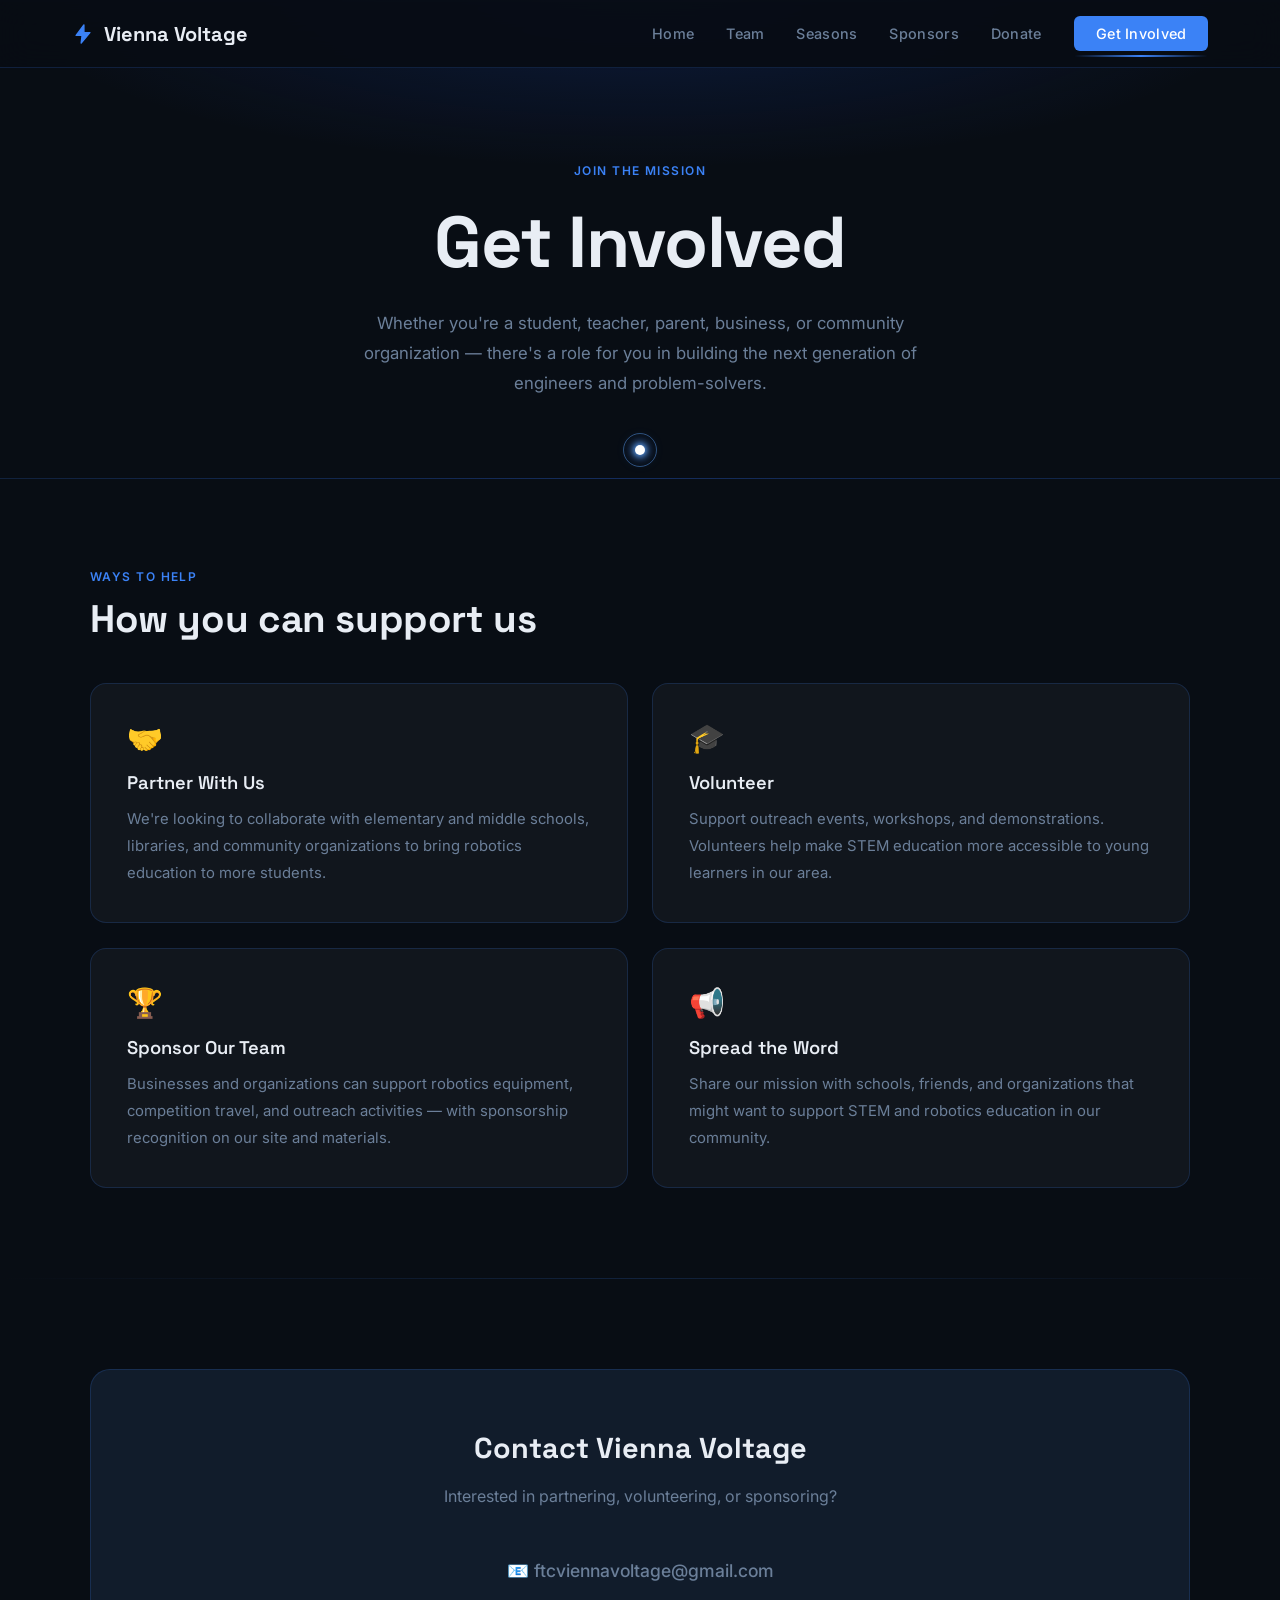
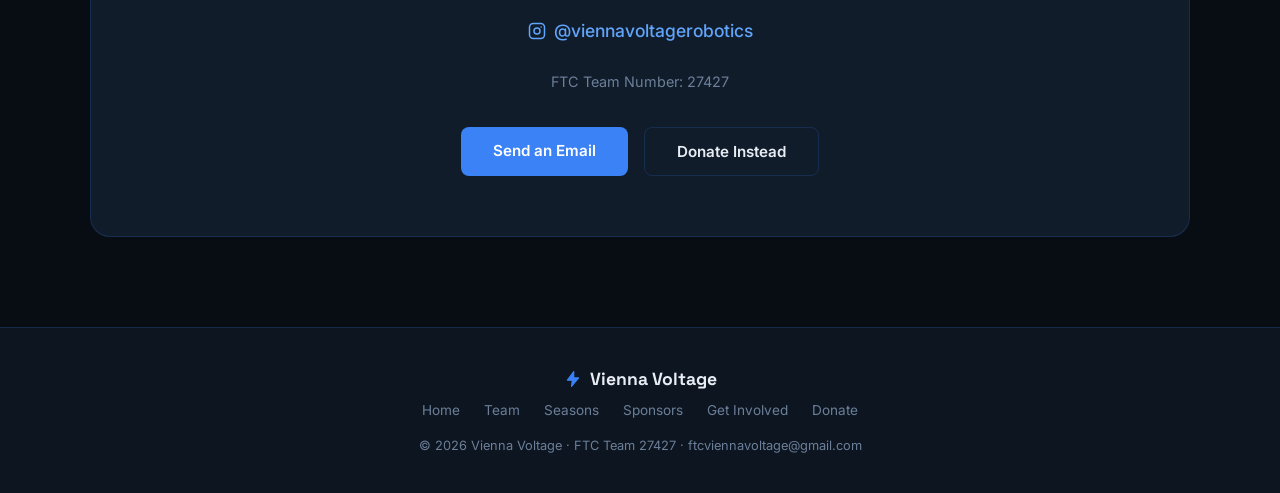
<file: get-involved.html>
<!DOCTYPE html>
<html lang="en">
<head>
<meta charset="UTF-8">
<meta name="viewport" content="width=device-width, initial-scale=1.0">
<title>Get Involved | Vienna Voltage FTC 27427</title>
<link href="https://fonts.googleapis.com/css2?family=Space+Grotesk:wght@400;500;600;700&family=Inter:wght@300;400;500;600&display=swap" rel="stylesheet">
<link rel="stylesheet" href="voltage-fx.css?v=4">
<style>
:root{
  --bg:#080d14;--bg2:#0d1520;--bg3:#111c2b;
  --blue:#3b82f6;--blue2:#60a5fa;--blue3:#1d4ed8;
  --text:#e8edf4;--muted:#6b7f99;--border:rgba(59,130,246,.18);--card:rgba(255,255,255,.04);
}
*{margin:0;padding:0;box-sizing:border-box}
html{scroll-behavior:smooth}
body{background:var(--bg);color:var(--text);font-family:'Inter',sans-serif;overflow-x:hidden}
nav{position:fixed;top:0;width:100%;z-index:1000;background:rgba(8,13,20,.92);backdrop-filter:blur(16px);border-bottom:1px solid var(--border)}
.nav-inner{max-width:1200px;margin:auto;display:flex;justify-content:space-between;align-items:center;padding:16px 32px}
.nav-logo{font-family:'Space Grotesk',sans-serif;font-size:1.25rem;font-weight:700;color:var(--text);text-decoration:none;display:flex;align-items:center;gap:10px}
.nav-links{display:flex;gap:32px;align-items:center}
.nav-links a{color:var(--muted);text-decoration:none;font-size:.9rem;font-weight:500;transition:.2s;letter-spacing:.02em}
.nav-links a:hover{color:var(--blue2)}
.nav-cta{background:var(--blue);color:#fff!important;padding:9px 22px;border-radius:6px;font-size:.85rem;font-weight:600;text-decoration:none;transition:.2s}
.nav-cta:hover{background:var(--blue3)!important}

.page-hero{padding:160px 32px 80px;text-align:center;background:radial-gradient(ellipse 70% 50% at 50% 0%,rgba(29,78,216,.2) 0%,transparent 70%);border-bottom:1px solid var(--border)}
.page-hero .eyebrow{font-size:.75rem;font-weight:600;letter-spacing:.12em;text-transform:uppercase;color:var(--blue);margin-bottom:14px}
.page-hero h1{font-family:'Space Grotesk',sans-serif;font-size:clamp(2.5rem,6vw,4.5rem);font-weight:700;letter-spacing:-.02em;margin-bottom:20px}
.page-hero p{color:var(--muted);max-width:600px;margin:0 auto;line-height:1.8;font-size:1.05rem}

section{padding:90px 32px}
.container{max-width:1100px;margin:auto}
.section-eyebrow{font-size:.75rem;font-weight:600;letter-spacing:.12em;text-transform:uppercase;color:var(--blue);margin-bottom:10px}
.section-title{font-family:'Space Grotesk',sans-serif;font-size:clamp(1.8rem,3vw,2.4rem);font-weight:700;color:var(--text);margin-bottom:40px;letter-spacing:-.01em}
.divider{width:100%;height:1px;background:linear-gradient(to right,transparent,var(--border),transparent)}

.ways-grid{display:grid;grid-template-columns:repeat(2,1fr);gap:24px}
.way-card{background:var(--card);border:1px solid var(--border);border-radius:16px;padding:36px;transition:.3s;position:relative;overflow:hidden}
.way-card::before{content:'';position:absolute;top:0;left:0;right:0;height:2px;background:linear-gradient(90deg,transparent,var(--blue),transparent);opacity:0;transition:.3s}
.way-card:hover{border-color:rgba(59,130,246,.4);transform:translateY(-4px)}
.way-card:hover::before{opacity:1}
.way-icon{font-size:1.8rem;margin-bottom:16px}
.way-card h3{font-family:'Space Grotesk',sans-serif;font-size:1.15rem;font-weight:600;margin-bottom:12px;color:var(--text)}
.way-card p{color:var(--muted);line-height:1.8;font-size:.93rem}

.contact-card{background:var(--bg3);border:1px solid var(--border);border-radius:20px;padding:60px;text-align:center}
.contact-card h2{font-family:'Space Grotesk',sans-serif;font-size:1.8rem;font-weight:700;margin-bottom:16px}
.contact-card p{color:var(--muted);line-height:1.8;margin-bottom:8px}
.contact-email{font-size:1.1rem;color:var(--blue2);font-weight:500;margin:20px 0}
.btn-primary{background:var(--blue);color:#fff;padding:14px 32px;border-radius:8px;text-decoration:none;font-weight:600;font-size:.95rem;transition:.2s;display:inline-block}
.btn-primary:hover{background:var(--blue3);transform:translateY(-2px)}
.btn-secondary{background:transparent;color:var(--text);padding:14px 32px;border-radius:8px;text-decoration:none;font-weight:600;font-size:.95rem;border:1px solid var(--border);transition:.2s;display:inline-block}
.btn-secondary:hover{border-color:var(--blue);color:var(--blue2)}

footer{background:var(--bg2);border-top:1px solid var(--border);padding:40px 32px;text-align:center}
.footer-logo{font-family:'Space Grotesk',sans-serif;font-size:1.1rem;font-weight:700;margin-bottom:12px;display:flex;align-items:center;gap:8px;justify-content:center}
.footer-links{display:flex;gap:24px;justify-content:center;margin-bottom:20px;flex-wrap:wrap}
.footer-links a{color:var(--muted);text-decoration:none;font-size:.85rem;transition:.2s}
.footer-links a:hover{color:var(--blue2)}
.footer-copy{color:var(--muted);font-size:.8rem}

.fade{opacity:0;transform:translateY(30px);transition:opacity .7s ease,transform .7s ease}
.fade.visible{opacity:1;transform:translateY(0)}
@media(max-width:768px){.ways-grid{grid-template-columns:1fr}.nav-links{display:none}.contact-card{padding:36px 24px}}
#prog{position:fixed;top:0;left:0;width:100%;height:2px;z-index:800}
#prog-bar{height:100%;width:0%;background:linear-gradient(90deg,#1d4ed8,#60a5fa,#a5f3fc);box-shadow:0 0 8px #3b82f6}

body { cursor: none !important; }
/* SPARK CURSOR */
#spark-canvas { position: fixed; inset: 0; pointer-events: none; z-index: 9999; }
#cursor-glow { position: fixed; width: 10px; height: 10px; background: #fff; border-radius: 50%; pointer-events: none; z-index: 10000; transform: translate(-50%,-50%); box-shadow: 0 0 6px 2px rgba(96,165,250,.9), 0 0 14px 4px rgba(59,130,246,.4); }

</style>
</head>
<body>
<canvas id="spark-canvas"></canvas>
<div id="cursor-glow"></div>

<nav>
  <div class="nav-inner">
    <a href="index.html" class="nav-logo">
      <svg width="22" height="22" viewBox="0 0 24 24" fill="none"><path d="M13 2L4.5 13.5H11L10 22L19.5 10.5H13L13 2Z" fill="#3b82f6" stroke="#3b82f6" stroke-width="1.5" stroke-linejoin="round"/></svg>
      Vienna Voltage
    </a>
    <div class="nav-links">
      <a href="index.html">Home</a>
      <a href="team.html">Team</a>
      <a href="seasons.html">Seasons</a>
      <a href="sponsors.html">Sponsors</a>
      <a href="donate.html">Donate</a>
      <a href="get-involved.html" class="nav-cta">Get Involved</a>
    </div>
  </div>
</nav>

<div class="page-hero">
  <p class="eyebrow">Join the mission</p>
  <h1>Get Involved</h1>
  <p>Whether you're a student, teacher, parent, business, or community organization — there's a role for you in building the next generation of engineers and problem-solvers.</p>
</div>

<section>
  <div class="container">
    <p class="section-eyebrow fade">Ways to help</p>
    <h2 class="section-title fade">How you can support us</h2>
    <div class="ways-grid">
      <div class="way-card fade">
        <div class="way-icon">🤝</div>
        <h3>Partner With Us</h3>
        <p>We're looking to collaborate with elementary and middle schools, libraries, and community organizations to bring robotics education to more students.</p>
      </div>
      <div class="way-card fade">
        <div class="way-icon">🎓</div>
        <h3>Volunteer</h3>
        <p>Support outreach events, workshops, and demonstrations. Volunteers help make STEM education more accessible to young learners in our area.</p>
      </div>
      <div class="way-card fade">
        <div class="way-icon">🏆</div>
        <h3>Sponsor Our Team</h3>
        <p>Businesses and organizations can support robotics equipment, competition travel, and outreach activities — with sponsorship recognition on our site and materials.</p>
      </div>
      <div class="way-card fade">
        <div class="way-icon">📢</div>
        <h3>Spread the Word</h3>
        <p>Share our mission with schools, friends, and organizations that might want to support STEM and robotics education in our community.</p>
      </div>
    </div>
  </div>
</section>

<div class="divider"></div>

<section>
  <div class="container">
    <div class="contact-card fade">
      <h2>Contact Vienna Voltage</h2>
      <p>Interested in partnering, volunteering, or sponsoring?</p>
      <div style="display:flex;flex-direction:column;align-items:center;gap:6px;margin:24px 0 8px">
        <p class="contact-email">📧 ftcviennavoltage@gmail.com</p>
        <a href="https://instagram.com/viennavoltagerobotics" target="_blank" class="contact-email" style="display:flex;align-items:center;gap:8px;text-decoration:none">
          <svg width="18" height="18" viewBox="0 0 24 24" fill="none" stroke="#60a5fa" stroke-width="2" stroke-linecap="round" stroke-linejoin="round"><rect x="2" y="2" width="20" height="20" rx="5"/><circle cx="12" cy="12" r="4"/><circle cx="17.5" cy="6.5" r="1" fill="#60a5fa" stroke="none"/></svg>
          @viennavoltagerobotics
        </a>
      </div>
      <p style="color:var(--muted);font-size:.9rem;margin-bottom:32px">FTC Team Number: 27427</p>
      <div style="display:flex;gap:16px;justify-content:center;flex-wrap:wrap">
        <a href="mailto:ftcviennavoltage@gmail.com" class="btn-primary">Send an Email</a>
        <a href="donate.html" class="btn-secondary">Donate Instead</a>
      </div>
    </div>
  </div>
</section>

<footer>
  <div class="footer-logo">
    <svg width="18" height="18" viewBox="0 0 24 24" fill="none"><path d="M13 2L4.5 13.5H11L10 22L19.5 10.5H13L13 2Z" fill="#3b82f6" stroke="#3b82f6" stroke-width="1.5" stroke-linejoin="round"/></svg>
    Vienna Voltage
  </div>
  <div class="footer-links">
    <a href="index.html">Home</a><a href="team.html">Team</a>
    <a href="seasons.html">Seasons</a><a href="sponsors.html">Sponsors</a>
    <a href="get-involved.html">Get Involved</a><a href="donate.html">Donate</a>
  </div>
  <p class="footer-copy">© 2026 Vienna Voltage · FTC Team 27427 · ftcviennavoltage@gmail.com</p>
</footer>

<script src="voltage-fx.js?v=4"></script>

</body>
</html>
</file>
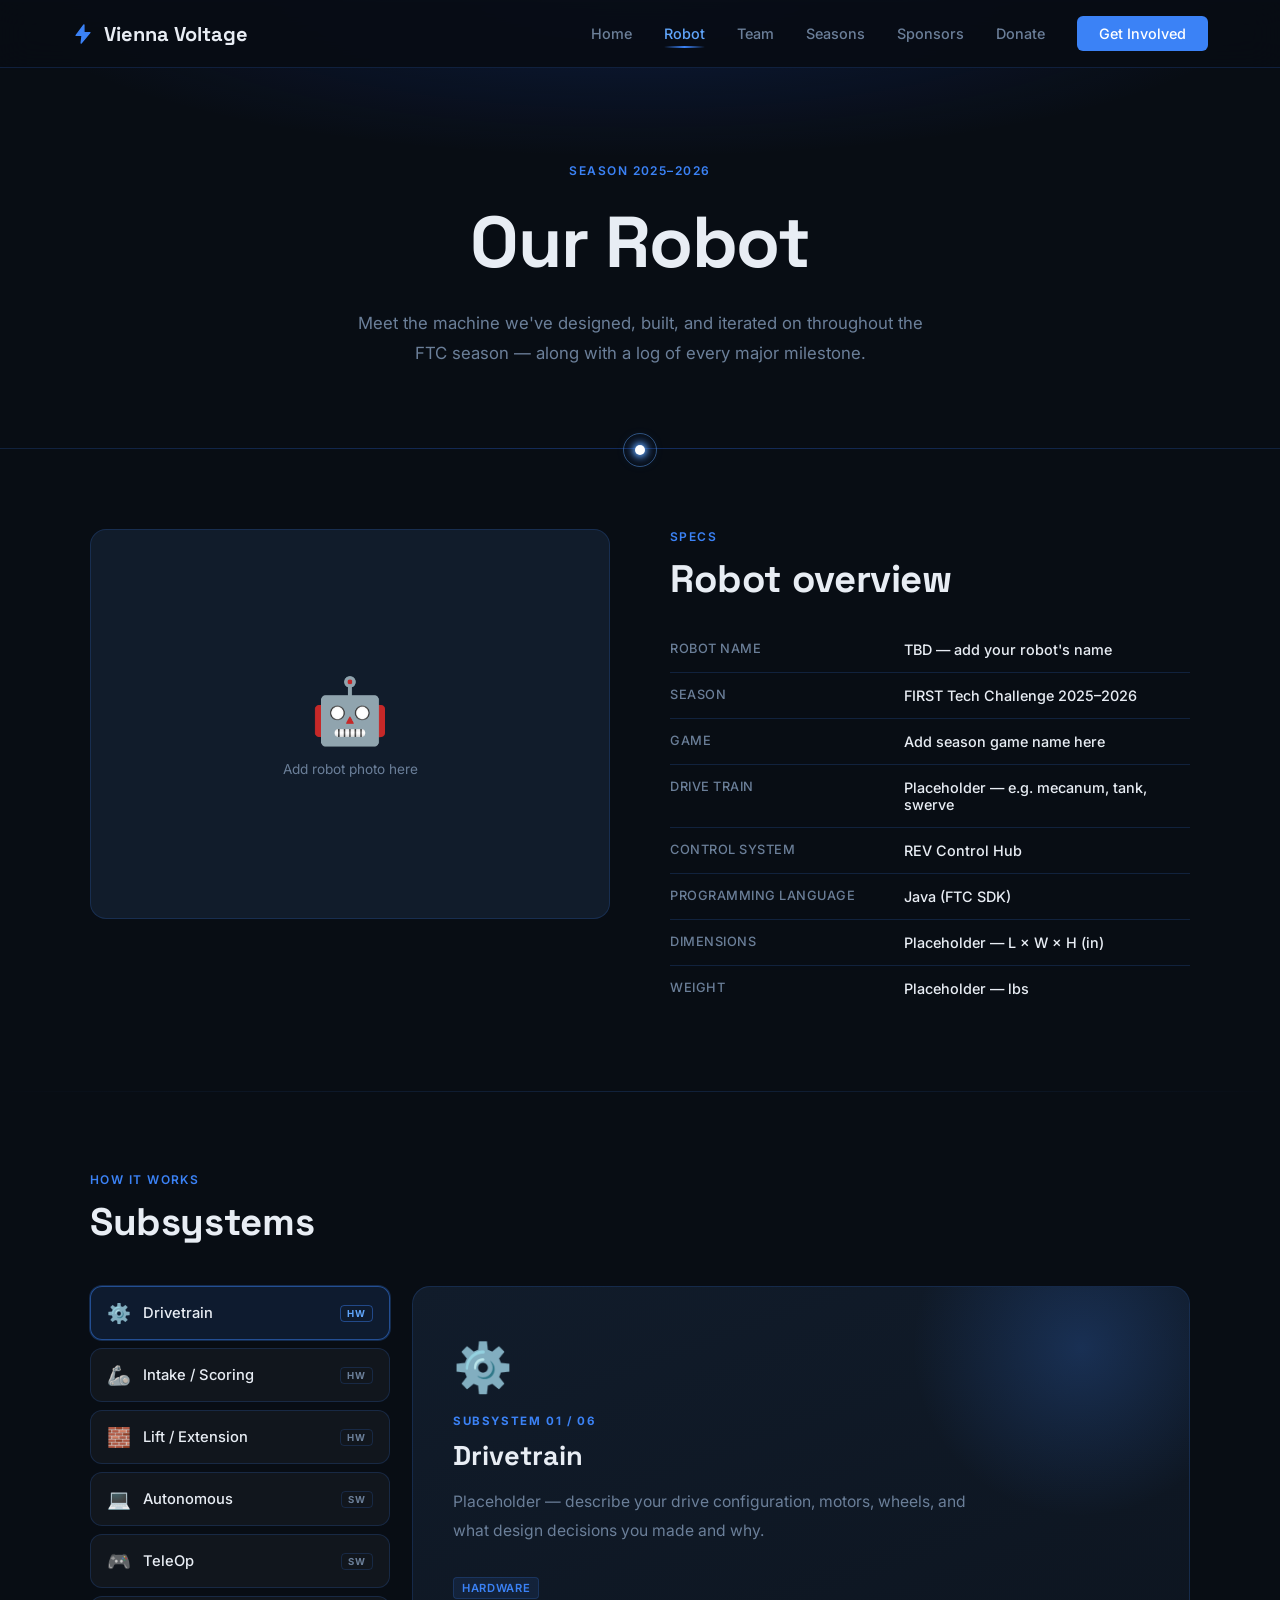
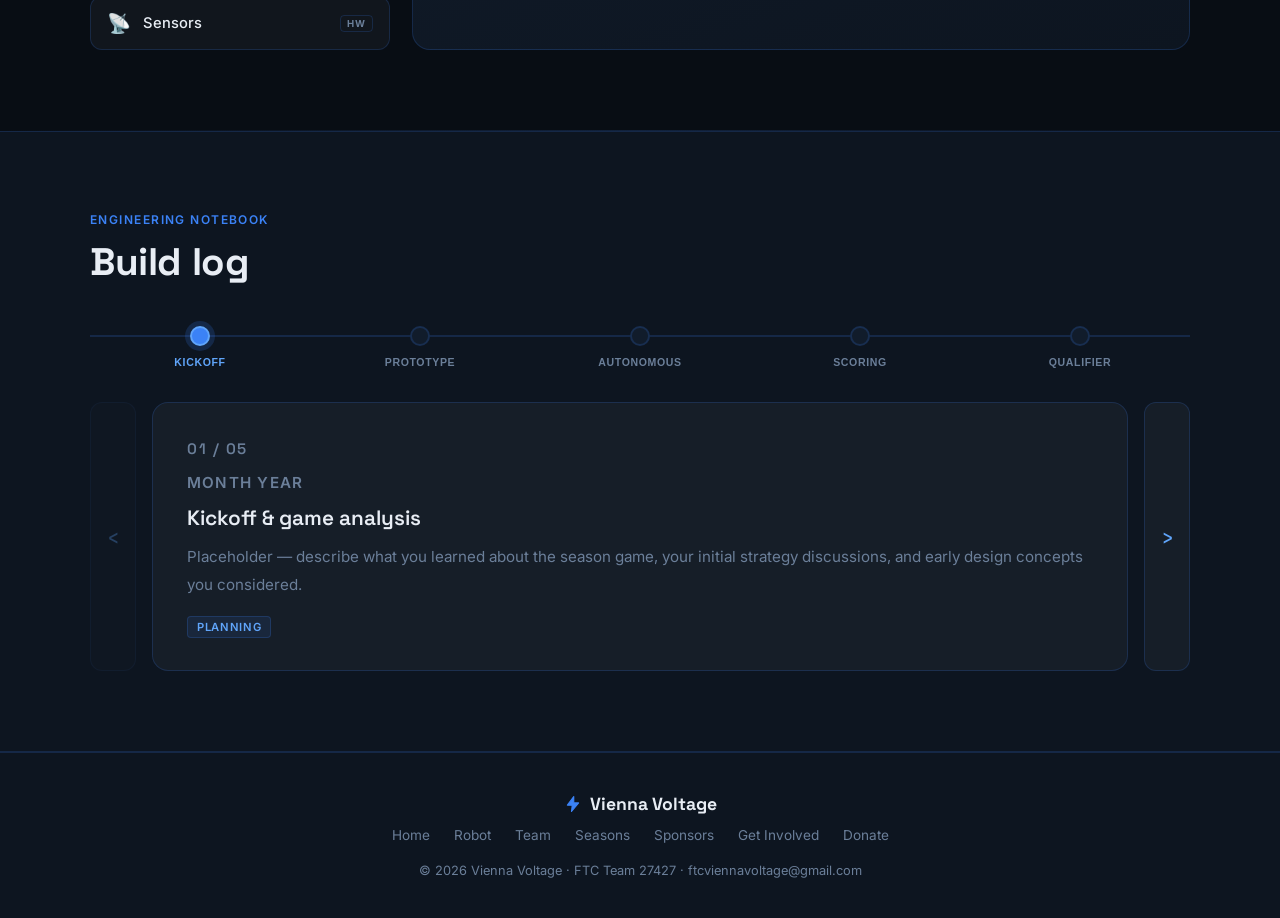
<file: Robot.html>
<!DOCTYPE html>
<html lang="en">
<head>
<meta charset="UTF-8">
<meta name="viewport" content="width=device-width, initial-scale=1.0">
<title>Our Robot | Vienna Voltage FTC 27427</title>
<link href="https://fonts.googleapis.com/css2?family=Space+Grotesk:wght@400;500;600;700&family=Inter:wght@300;400;500;600&display=swap" rel="stylesheet">
<link rel="stylesheet" href="voltage-fx.css?v=4">
<style>
:root{
  --bg:#080d14;--bg2:#0d1520;--bg3:#111c2b;
  --blue:#3b82f6;--blue2:#60a5fa;--blue3:#1d4ed8;
  --text:#e8edf4;--muted:#6b7f99;--border:rgba(59,130,246,.18);--card:rgba(255,255,255,.04);
}
*{margin:0;padding:0;box-sizing:border-box}
html{scroll-behavior:smooth}
body{background:var(--bg);color:var(--text);font-family:'Inter',sans-serif;overflow-x:hidden}
nav{position:fixed;top:0;width:100%;z-index:1000;background:rgba(8,13,20,.92);backdrop-filter:blur(16px);border-bottom:1px solid var(--border)}
.nav-inner{max-width:1200px;margin:auto;display:flex;justify-content:space-between;align-items:center;padding:16px 32px}
.nav-logo{font-family:'Space Grotesk',sans-serif;font-size:1.25rem;font-weight:700;color:var(--text);text-decoration:none;display:flex;align-items:center;gap:10px}
.nav-links{display:flex;gap:32px;align-items:center}
.nav-links a{color:var(--muted);text-decoration:none;font-size:.9rem;font-weight:500;transition:.2s}
.nav-links a:hover{color:var(--blue2)}
.nav-cta{background:var(--blue);color:#fff!important;padding:9px 22px;border-radius:6px;font-size:.85rem;font-weight:600;text-decoration:none;transition:.2s}
.nav-cta:hover{background:var(--blue3)!important}

.page-hero{padding:160px 32px 80px;text-align:center;background:radial-gradient(ellipse 70% 50% at 50% 0%,rgba(29,78,216,.2) 0%,transparent 70%);border-bottom:1px solid var(--border)}
.page-hero .eyebrow{font-size:.75rem;font-weight:600;letter-spacing:.12em;text-transform:uppercase;color:var(--blue);margin-bottom:14px}
.page-hero h1{font-family:'Space Grotesk',sans-serif;font-size:clamp(2.5rem,6vw,4.5rem);font-weight:700;letter-spacing:-.02em;margin-bottom:20px}
.page-hero p{color:var(--muted);max-width:600px;margin:0 auto;line-height:1.8;font-size:1.05rem}

section{padding:80px 32px}
.container{max-width:1100px;margin:auto}
.section-eyebrow{font-size:.75rem;font-weight:600;letter-spacing:.12em;text-transform:uppercase;color:var(--blue);margin-bottom:10px}
.section-title{font-family:'Space Grotesk',sans-serif;font-size:clamp(1.8rem,3vw,2.4rem);font-weight:700;color:var(--text);margin-bottom:40px;letter-spacing:-.01em}
.divider{width:100%;height:1px;background:linear-gradient(to right,transparent,var(--border),transparent)}

/* ROBOT OVERVIEW */
.robot-overview{display:grid;grid-template-columns:1fr 1fr;gap:60px;align-items:start}
.robot-photo{background:var(--bg3);border:1px solid var(--border);border-radius:16px;aspect-ratio:4/3;display:flex;align-items:center;justify-content:center;flex-direction:column;gap:12px}
.robot-photo-icon{font-size:4rem}
.robot-photo p{color:var(--muted);font-size:.85rem}

.spec-table{width:100%;border-collapse:collapse;margin-top:8px}
.spec-table tr{border-bottom:1px solid var(--border)}
.spec-table tr:last-child{border-bottom:none}
.spec-table td{padding:14px 0;font-size:.9rem;vertical-align:top}
.spec-table td:first-child{color:var(--muted);font-weight:500;width:45%;font-size:.8rem;text-transform:uppercase;letter-spacing:.04em;padding-right:16px}
.spec-table td:last-child{color:var(--text);font-weight:500}

/* SUBSYSTEMS */
.subsystem-grid{display:grid;grid-template-columns:repeat(3,1fr);gap:20px;margin-top:20px}
.sub-card{background:var(--card);border:1px solid var(--border);border-radius:14px;padding:28px;transition:.3s}
.sub-card:hover{border-color:rgba(59,130,246,.4);transform:translateY(-3px)}
.sub-icon{font-size:1.6rem;margin-bottom:14px}
.sub-card h3{font-family:'Space Grotesk',sans-serif;font-size:1rem;font-weight:600;margin-bottom:10px;color:var(--text)}
.sub-card p{color:var(--muted);font-size:.85rem;line-height:1.7}
.sub-tag{display:inline-block;font-size:.7rem;font-weight:600;letter-spacing:.06em;text-transform:uppercase;color:var(--blue);background:rgba(59,130,246,.1);border:1px solid rgba(59,130,246,.2);border-radius:4px;padding:3px 8px;margin-top:12px}

/* BUILD LOG */
.build-log-section{background:var(--bg2);border-top:1px solid var(--border);border-bottom:1px solid var(--border)}
.build-timeline{position:relative;padding-left:28px;margin-top:20px}
.build-timeline::before{content:'';position:absolute;left:0;top:8px;bottom:0;width:1px;background:var(--border)}
.build-entry{position:relative;margin-bottom:44px}
.build-entry::before{content:'';position:absolute;left:-32px;top:6px;width:10px;height:10px;border-radius:50%;background:var(--blue);border:2px solid var(--bg2);box-shadow:0 0 0 4px rgba(59,130,246,.15)}
.build-date{font-size:.75rem;font-weight:600;letter-spacing:.08em;text-transform:uppercase;color:var(--blue);margin-bottom:8px}
.build-entry h3{font-family:'Space Grotesk',sans-serif;font-size:1.1rem;font-weight:600;margin-bottom:10px;color:var(--text)}
.build-entry p{color:var(--muted);font-size:.9rem;line-height:1.8}
.build-tag{display:inline-block;font-size:.7rem;font-weight:600;letter-spacing:.06em;text-transform:uppercase;padding:3px 9px;border-radius:4px;margin-top:10px}
.tag-hw{color:#60a5fa;background:rgba(59,130,246,.1);border:1px solid rgba(59,130,246,.2)}
.tag-sw{color:#34d399;background:rgba(52,211,153,.1);border:1px solid rgba(52,211,153,.2)}
.tag-test{color:#f59e0b;background:rgba(245,158,11,.1);border:1px solid rgba(245,158,11,.2)}

/* SUBSYSTEM EXPLORER */
.sub-explorer{display:grid;grid-template-columns:300px 1fr;gap:22px;margin-top:24px}
.sub-nav{display:flex;flex-direction:column;gap:8px}
.sub-nav-item{display:flex;align-items:center;gap:12px;width:100%;text-align:left;background:var(--card);border:1px solid var(--border);border-radius:12px;padding:14px 16px;cursor:pointer;color:var(--muted);font-family:'Inter',sans-serif;font-size:.92rem;font-weight:500;transition:transform .22s,border-color .22s,background .22s,box-shadow .22s}
.sub-nav-item .sub-nav-ic{font-size:1.2rem;filter:grayscale(.4);transition:.22s}
.sub-nav-item .sub-nav-name{flex:1;color:var(--text)}
.sub-nav-item .sub-nav-tag{font-size:.6rem;font-weight:700;letter-spacing:.08em;text-transform:uppercase;color:var(--muted);border:1px solid var(--border);border-radius:4px;padding:2px 6px}
.sub-nav-item:hover{border-color:rgba(59,130,246,.4);transform:translateX(3px)}
.sub-nav-item.active{background:rgba(59,130,246,.12);border-color:rgba(59,130,246,.5);box-shadow:0 0 0 1px rgba(59,130,246,.25)}
.sub-nav-item.active .sub-nav-ic{filter:none}
.sub-nav-item.active .sub-nav-tag{color:var(--blue2);border-color:rgba(59,130,246,.45)}
.sub-detail{position:relative;overflow:hidden;background:linear-gradient(160deg,var(--bg3),var(--bg2));border:1px solid var(--border);border-radius:18px;padding:44px 40px;display:flex;align-items:center;min-height:300px}
.sub-detail-glow{position:absolute;top:-30%;right:-8%;width:340px;height:340px;background:radial-gradient(circle,rgba(59,130,246,.22),transparent 70%);pointer-events:none}
.sub-detail-body{position:relative;z-index:1;width:100%}
.sub-detail-ic{font-size:3rem;margin-bottom:18px}
.sub-detail-kicker{font-size:.72rem;font-weight:700;letter-spacing:.14em;text-transform:uppercase;color:var(--blue);margin-bottom:10px}
.sub-detail-name{font-family:'Space Grotesk',sans-serif;font-size:1.7rem;font-weight:700;margin-bottom:14px;color:var(--text)}
.sub-detail-desc{color:var(--muted);line-height:1.85;font-size:.98rem;max-width:520px;margin-bottom:20px}
.sub-detail-anim{animation:sub-fade .45s cubic-bezier(.22,1,.36,1) both}
@keyframes sub-fade{from{opacity:0;transform:translateY(14px)}to{opacity:1;transform:none}}

/* INTERACTIVE TIMELINE STEPPER */
.tl{margin-top:30px}
.tl-rail{position:relative;margin-bottom:34px}
.tl-rail-line{position:absolute;left:0;right:0;top:9px;height:2px;background:var(--border)}
.tl-rail-fill{height:100%;width:0;background:linear-gradient(90deg,var(--blue3),var(--blue2));box-shadow:0 0 10px rgba(59,130,246,.7);transition:width .5s cubic-bezier(.22,1,.36,1)}
.tl-nodes{position:relative;display:flex;justify-content:space-between}
.tl-node{display:flex;flex-direction:column;align-items:center;gap:10px;background:none;border:none;cursor:pointer;padding:0;flex:1}
.tl-dot{width:20px;height:20px;border-radius:50%;background:var(--bg3);border:2px solid var(--border);transition:.3s;position:relative;z-index:2}
.tl-node-label{font-size:.66rem;font-weight:600;letter-spacing:.06em;text-transform:uppercase;color:var(--muted);transition:.3s;white-space:nowrap}
.tl-node:hover .tl-dot{border-color:var(--blue2)}
.tl-node.done .tl-dot{background:var(--blue3);border-color:var(--blue3)}
.tl-node.active .tl-dot{background:var(--blue);border-color:var(--blue2);box-shadow:0 0 0 5px rgba(59,130,246,.18)}
.tl-node.active .tl-node-label{color:var(--blue2)}
.tl-stage{display:flex;align-items:stretch;gap:16px}
.tl-arrow{flex-shrink:0;width:46px;border:1px solid var(--border);background:var(--card);color:var(--blue2);font-size:1.5rem;border-radius:12px;cursor:pointer;transition:.2s;font-family:'Space Grotesk',sans-serif;line-height:1}
.tl-arrow:hover:not(:disabled){border-color:rgba(59,130,246,.5);background:rgba(59,130,246,.1)}
.tl-arrow:disabled{opacity:.3;cursor:not-allowed}
.tl-card{flex:1;background:var(--card);border:1px solid var(--border);border-radius:16px;padding:32px 34px;min-height:170px}
.tl-counter{font-family:'Space Grotesk',sans-serif;font-size:.8rem;font-weight:600;letter-spacing:.1em;color:var(--blue);margin-bottom:6px}
.tl-card .build-date{margin-bottom:8px}
.tl-card h3{font-family:'Space Grotesk',sans-serif;font-size:1.3rem;font-weight:600;margin:4px 0 12px;color:var(--text)}
.tl-card>p{color:var(--muted);line-height:1.85;font-size:.95rem}
.tl-card-anim{animation:sub-fade .4s cubic-bezier(.22,1,.36,1) both}
@media(max-width:760px){.sub-explorer{grid-template-columns:1fr}.tl-node-label{display:none}.tl-card{padding:24px}.sub-detail{padding:32px 26px}}

footer{background:var(--bg2);border-top:1px solid var(--border);padding:40px 32px;text-align:center}
.footer-logo{font-family:'Space Grotesk',sans-serif;font-size:1.1rem;font-weight:700;margin-bottom:12px;display:flex;align-items:center;gap:8px;justify-content:center}
.footer-links{display:flex;gap:24px;justify-content:center;margin-bottom:20px;flex-wrap:wrap}
.footer-links a{color:var(--muted);text-decoration:none;font-size:.85rem;transition:.2s}
.footer-links a:hover{color:var(--blue2)}
.footer-copy{color:var(--muted);font-size:.8rem}

.fade{opacity:0;transform:translateY(30px);transition:opacity .7s ease,transform .7s ease}
.fade.visible{opacity:1;transform:translateY(0)}
@media(max-width:900px){.robot-overview{grid-template-columns:1fr}.subsystem-grid{grid-template-columns:1fr 1fr}.nav-links{display:none}}
@media(max-width:600px){.subsystem-grid{grid-template-columns:1fr}}
#prog{position:fixed;top:0;left:0;width:100%;height:2px;z-index:800}
#prog-bar{height:100%;width:0%;background:linear-gradient(90deg,#1d4ed8,#60a5fa,#a5f3fc);box-shadow:0 0 8px #3b82f6}

/* SPARK CURSOR */
body { cursor: none !important; }
#spark-canvas { position: fixed; inset: 0; pointer-events: none; z-index: 9999; }
#cursor-glow { position: fixed; width: 10px; height: 10px; background: #fff; border-radius: 50%; pointer-events: none; z-index: 10000; transform: translate(-50%,-50%); transition: transform .1s, background .15s; box-shadow: 0 0 6px 2px rgba(96,165,250,.9), 0 0 14px 4px rgba(59,130,246,.4); }

</style>
</head>
<body>
<canvas id="spark-canvas"></canvas>
<div id="cursor-glow"></div>

<nav>
  <div class="nav-inner">
    <a href="index.html" class="nav-logo">
      <svg width="22" height="22" viewBox="0 0 24 24" fill="none"><path d="M13 2L4.5 13.5H11L10 22L19.5 10.5H13L13 2Z" fill="#3b82f6" stroke="#3b82f6" stroke-width="1.5" stroke-linejoin="round"/></svg>
      Vienna Voltage
    </a>
    <div class="nav-links">
      <a href="index.html">Home</a>
      <a href="Robot.html">Robot</a>
      <a href="Team.html">Team</a>
      <a href="Seasons.html">Seasons</a>
      <a href="Sponsors.html">Sponsors</a>
      <a href="Donate.html">Donate</a>
      <a href="Get-Involved.html" class="nav-cta">Get Involved</a>
    </div>
  </div>
</nav>

<div class="page-hero">
  <p class="eyebrow">Season 2025–2026</p>
  <h1>Our Robot</h1>
  <p>Meet the machine we've designed, built, and iterated on throughout the FTC season — along with a log of every major milestone.</p>
</div>

<section>
  <div class="container">
    <div class="robot-overview">
      <div class="fade">
        <div class="robot-photo">
          <div class="robot-photo-icon">🤖</div>
          <p>Add robot photo here</p>
        </div>
      </div>
      <div class="fade">
        <p class="section-eyebrow">Specs</p>
        <h2 class="section-title" style="margin-bottom:24px">Robot overview</h2>
        <table class="spec-table">
          <tr><td>Robot name</td><td>TBD — add your robot's name</td></tr>
          <tr><td>Season</td><td>FIRST Tech Challenge 2025–2026</td></tr>
          <tr><td>Game</td><td>Add season game name here</td></tr>
          <tr><td>Drive train</td><td>Placeholder — e.g. mecanum, tank, swerve</td></tr>
          <tr><td>Control system</td><td>REV Control Hub</td></tr>
          <tr><td>Programming language</td><td>Java (FTC SDK)</td></tr>
          <tr><td>Dimensions</td><td>Placeholder — L × W × H (in)</td></tr>
          <tr><td>Weight</td><td>Placeholder — lbs</td></tr>
        </table>
      </div>
    </div>
  </div>
</section>

<div class="divider"></div>

<section>
  <div class="container">
    <p class="section-eyebrow fade">How it works</p>
    <h2 class="section-title fade">Subsystems</h2>
    <div class="sub-explorer fade">
      <div class="sub-nav" id="subNav">
        <button class="sub-nav-item active" data-ic="⚙️" data-name="Drivetrain" data-tag="Hardware" data-desc="Placeholder — describe your drive configuration, motors, wheels, and what design decisions you made and why."><span class="sub-nav-ic">⚙️</span><span class="sub-nav-name">Drivetrain</span><span class="sub-nav-tag">HW</span></button>
        <button class="sub-nav-item" data-ic="🦾" data-name="Intake / Scoring" data-tag="Hardware" data-desc="Placeholder — describe your intake mechanism, how it collects game elements, and the scoring mechanism."><span class="sub-nav-ic">🦾</span><span class="sub-nav-name">Intake / Scoring</span><span class="sub-nav-tag">HW</span></button>
        <button class="sub-nav-item" data-ic="🧱" data-name="Lift / Extension" data-tag="Hardware" data-desc="Placeholder — describe any arm, linear slide, or lift system and how it interfaces with scoring."><span class="sub-nav-ic">🧱</span><span class="sub-nav-name">Lift / Extension</span><span class="sub-nav-tag">HW</span></button>
        <button class="sub-nav-item" data-ic="💻" data-name="Autonomous" data-tag="Software" data-desc="Placeholder — describe your autonomous routine, any computer vision or AprilTag usage, and path-planning approach."><span class="sub-nav-ic">💻</span><span class="sub-nav-name">Autonomous</span><span class="sub-nav-tag">SW</span></button>
        <button class="sub-nav-item" data-ic="🎮" data-name="TeleOp" data-tag="Software" data-desc="Placeholder — describe your driver controls, button mappings, and any driver-assistance automation."><span class="sub-nav-ic">🎮</span><span class="sub-nav-name">TeleOp</span><span class="sub-nav-tag">SW</span></button>
        <button class="sub-nav-item" data-ic="📡" data-name="Sensors" data-tag="Hardware" data-desc="Placeholder — list the sensors you use (IMU, distance, color, camera) and what they enable."><span class="sub-nav-ic">📡</span><span class="sub-nav-name">Sensors</span><span class="sub-nav-tag">HW</span></button>
      </div>
      <div class="sub-detail">
        <div class="sub-detail-glow"></div>
        <div class="sub-detail-body sub-detail-anim" id="subInner">
          <div class="sub-detail-ic" id="subIc">⚙️</div>
          <p class="sub-detail-kicker" id="subKicker">Subsystem 01 / 06</p>
          <h3 class="sub-detail-name" id="subName">Drivetrain</h3>
          <p class="sub-detail-desc" id="subDesc">Placeholder — describe your drive configuration, motors, wheels, and what design decisions you made and why.</p>
          <span class="sub-tag" id="subTag">Hardware</span>
        </div>
      </div>
    </div>
  </div>
</section>

<div class="divider"></div>

<section class="build-log-section">
  <div class="container">
    <p class="section-eyebrow fade">Engineering notebook</p>
    <h2 class="section-title fade">Build log</h2>
    <div class="tl">
      <div class="tl-rail">
        <div class="tl-rail-line"><div class="tl-rail-fill" id="tlFill"></div></div>
        <div class="tl-nodes" id="tlNodes">
          <button class="tl-node active" data-date="Month Year" data-title="Kickoff &amp; game analysis" data-tagclass="tag-hw" data-tag="Planning" data-body="Placeholder — describe what you learned about the season game, your initial strategy discussions, and early design concepts you considered."><span class="tl-dot"></span><span class="tl-node-label">Kickoff</span></button>
          <button class="tl-node" data-date="Month Year" data-title="Drivetrain prototype" data-tagclass="tag-hw" data-tag="Hardware" data-body="Placeholder — describe the first physical prototype, what worked, what didn't, and what you changed going into the next iteration."><span class="tl-dot"></span><span class="tl-node-label">Prototype</span></button>
          <button class="tl-node" data-date="Month Year" data-title="First autonomous program" data-tagclass="tag-sw" data-tag="Software" data-body="Placeholder — describe your first working autonomous, what sensor data you relied on, and the score you were targeting."><span class="tl-dot"></span><span class="tl-node-label">Autonomous</span></button>
          <button class="tl-node" data-date="Month Year" data-title="Scoring mechanism iteration" data-tagclass="tag-hw" data-tag="Hardware" data-body="Placeholder — log a key design iteration: what problem you were solving, what you tried, and what the result was."><span class="tl-dot"></span><span class="tl-node-label">Scoring</span></button>
          <button class="tl-node" data-date="Month Year" data-title="Scrimmage / qualifier results" data-tagclass="tag-test" data-tag="Competition" data-body="Placeholder — summarize competition performance, what you learned, and what you prioritized fixing afterward."><span class="tl-dot"></span><span class="tl-node-label">Qualifier</span></button>
        </div>
      </div>
      <div class="tl-stage">
        <button class="tl-arrow" id="tlPrev" aria-label="Previous milestone">‹</button>
        <div class="tl-card" id="tlCard">
          <p class="tl-counter" id="tlCounter">01 / 05</p>
          <p class="build-date" id="tlDate">Month Year</p>
          <h3 id="tlTitle">Kickoff &amp; game analysis</h3>
          <p id="tlBody">Placeholder — describe what you learned about the season game, your initial strategy discussions, and early design concepts you considered.</p>
          <span class="build-tag tag-hw" id="tlTag" style="display:inline-block;margin-top:16px">Planning</span>
        </div>
        <button class="tl-arrow" id="tlNext" aria-label="Next milestone">›</button>
      </div>
    </div>
  </div>
</section>

<footer>
  <div class="footer-logo">
    <svg width="18" height="18" viewBox="0 0 24 24" fill="none"><path d="M13 2L4.5 13.5H11L10 22L19.5 10.5H13L13 2Z" fill="#3b82f6" stroke="#3b82f6" stroke-width="1.5" stroke-linejoin="round"/></svg>
    Vienna Voltage
  </div>
  <div class="footer-links">
    <a href="index.html">Home</a><a href="Robot.html">Robot</a><a href="Team.html">Team</a>
    <a href="Seasons.html">Seasons</a><a href="Sponsors.html">Sponsors</a>
    <a href="Get-Involved.html">Get Involved</a><a href="Donate.html">Donate</a>
  </div>
  <p class="footer-copy">© 2026 Vienna Voltage · FTC Team 27427 · ftcviennavoltage@gmail.com</p>
</footer>

<script src="voltage-fx.js?v=4"></script>
<script>
/* ---- Subsystem explorer ---- */
(function () {
  var nav = document.getElementById('subNav'); if (!nav) return;
  var items = [].slice.call(nav.querySelectorAll('.sub-nav-item'));
  var ic = document.getElementById('subIc'), nm = document.getElementById('subName'),
      dc = document.getElementById('subDesc'), tg = document.getElementById('subTag'),
      kk = document.getElementById('subKicker'), inner = document.getElementById('subInner');
  function pad(n){ return n < 10 ? '0' + n : '' + n; }
  function sel(i) {
    items.forEach(function (x, j) { x.classList.toggle('active', j === i); });
    var d = items[i].dataset;
    ic.textContent = d.ic; nm.textContent = d.name; dc.textContent = d.desc; tg.textContent = d.tag;
    kk.textContent = 'Subsystem ' + pad(i + 1) + ' / ' + pad(items.length);
    inner.classList.remove('sub-detail-anim'); void inner.offsetWidth; inner.classList.add('sub-detail-anim');
  }
  items.forEach(function (b, i) { b.addEventListener('click', function () { sel(i); }); });
})();

/* ---- Steppable build-log timeline ---- */
(function () {
  var wrap = document.getElementById('tlNodes'); if (!wrap) return;
  var nodes = [].slice.call(wrap.querySelectorAll('.tl-node'));
  var fill = document.getElementById('tlFill');
  var counter = document.getElementById('tlCounter'), date = document.getElementById('tlDate'),
      title = document.getElementById('tlTitle'), body = document.getElementById('tlBody'),
      tag = document.getElementById('tlTag'), card = document.getElementById('tlCard'),
      prev = document.getElementById('tlPrev'), next = document.getElementById('tlNext');
  var i = 0, n = nodes.length;
  function pad(x){ return x < 10 ? '0' + x : '' + x; }
  function go(k) {
    i = Math.max(0, Math.min(n - 1, k));
    nodes.forEach(function (nd, j) {
      nd.classList.toggle('active', j === i);
      nd.classList.toggle('done', j < i);
    });
    fill.style.width = (n > 1 ? (i / (n - 1)) * 100 : 0) + '%';
    var d = nodes[i].dataset;
    counter.textContent = pad(i + 1) + ' / ' + pad(n);
    date.textContent = d.date; title.textContent = d.title; body.textContent = d.body;
    tag.textContent = d.tag; tag.className = 'build-tag ' + d.tagclass;
    tag.style.display = 'inline-block'; tag.style.marginTop = '16px';
    card.classList.remove('tl-card-anim'); void card.offsetWidth; card.classList.add('tl-card-anim');
    prev.disabled = i === 0; next.disabled = i === n - 1;
  }
  nodes.forEach(function (nd, j) { nd.addEventListener('click', function () { go(j); }); });
  prev.addEventListener('click', function () { go(i - 1); });
  next.addEventListener('click', function () { go(i + 1); });
  document.addEventListener('keydown', function (e) {
    if (e.key !== 'ArrowLeft' && e.key !== 'ArrowRight') return;
    var r = wrap.getBoundingClientRect();
    if (r.top < innerHeight && r.bottom > 0) { e.preventDefault(); go(e.key === 'ArrowLeft' ? i - 1 : i + 1); }
  });
  go(0);
})();
</script>

</body>
</html>
</file>
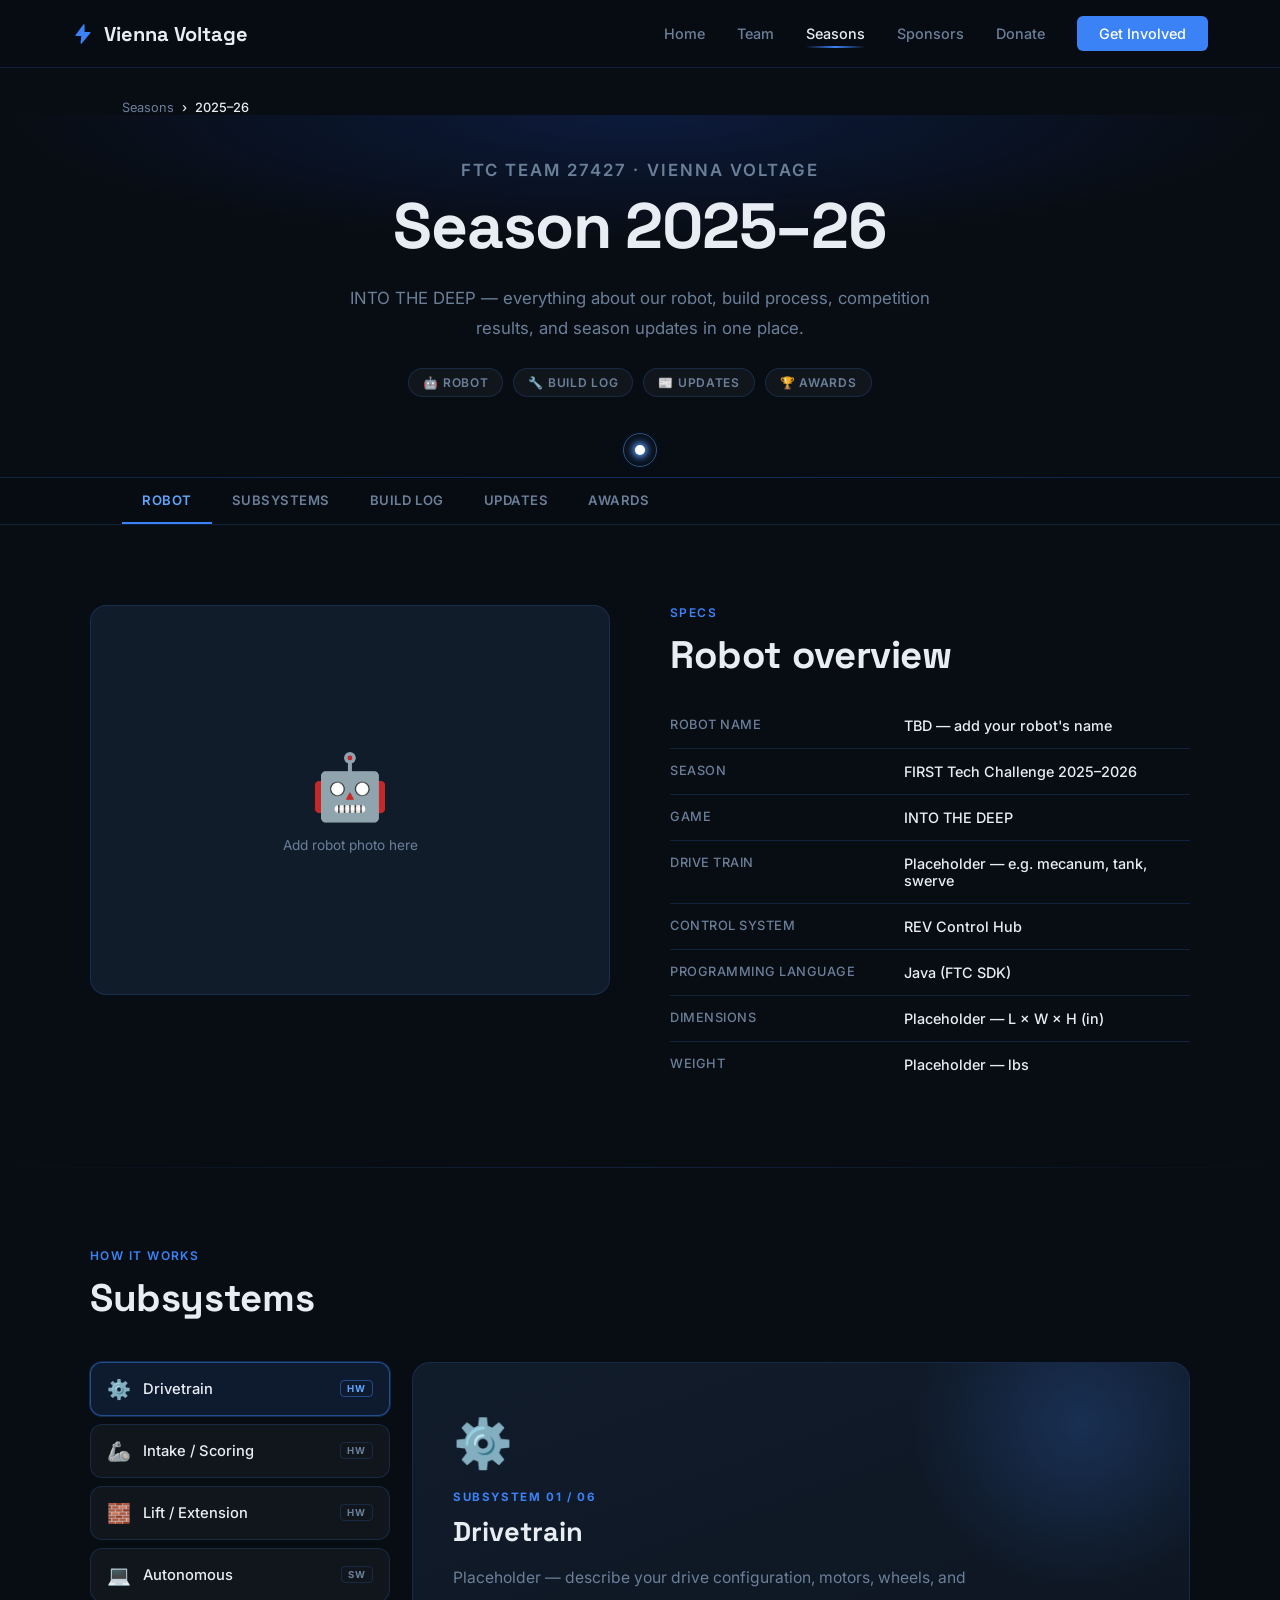
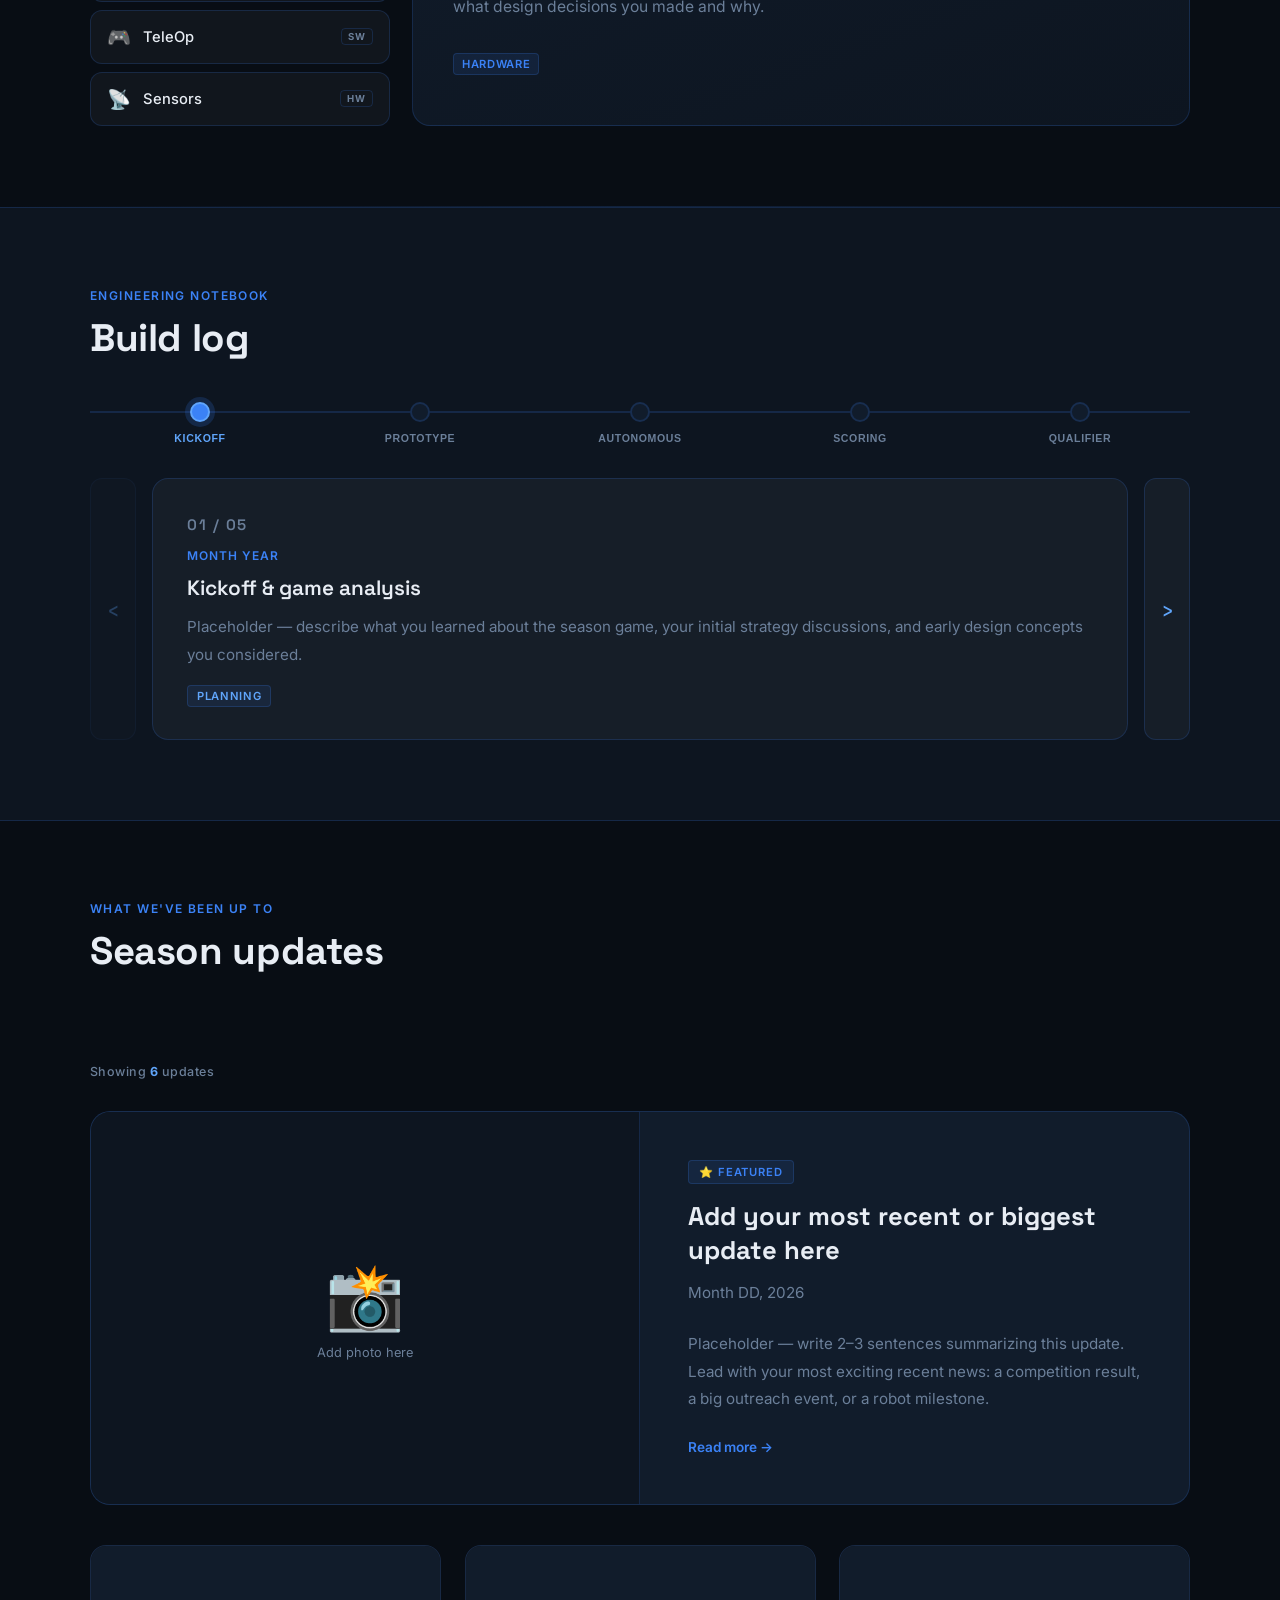
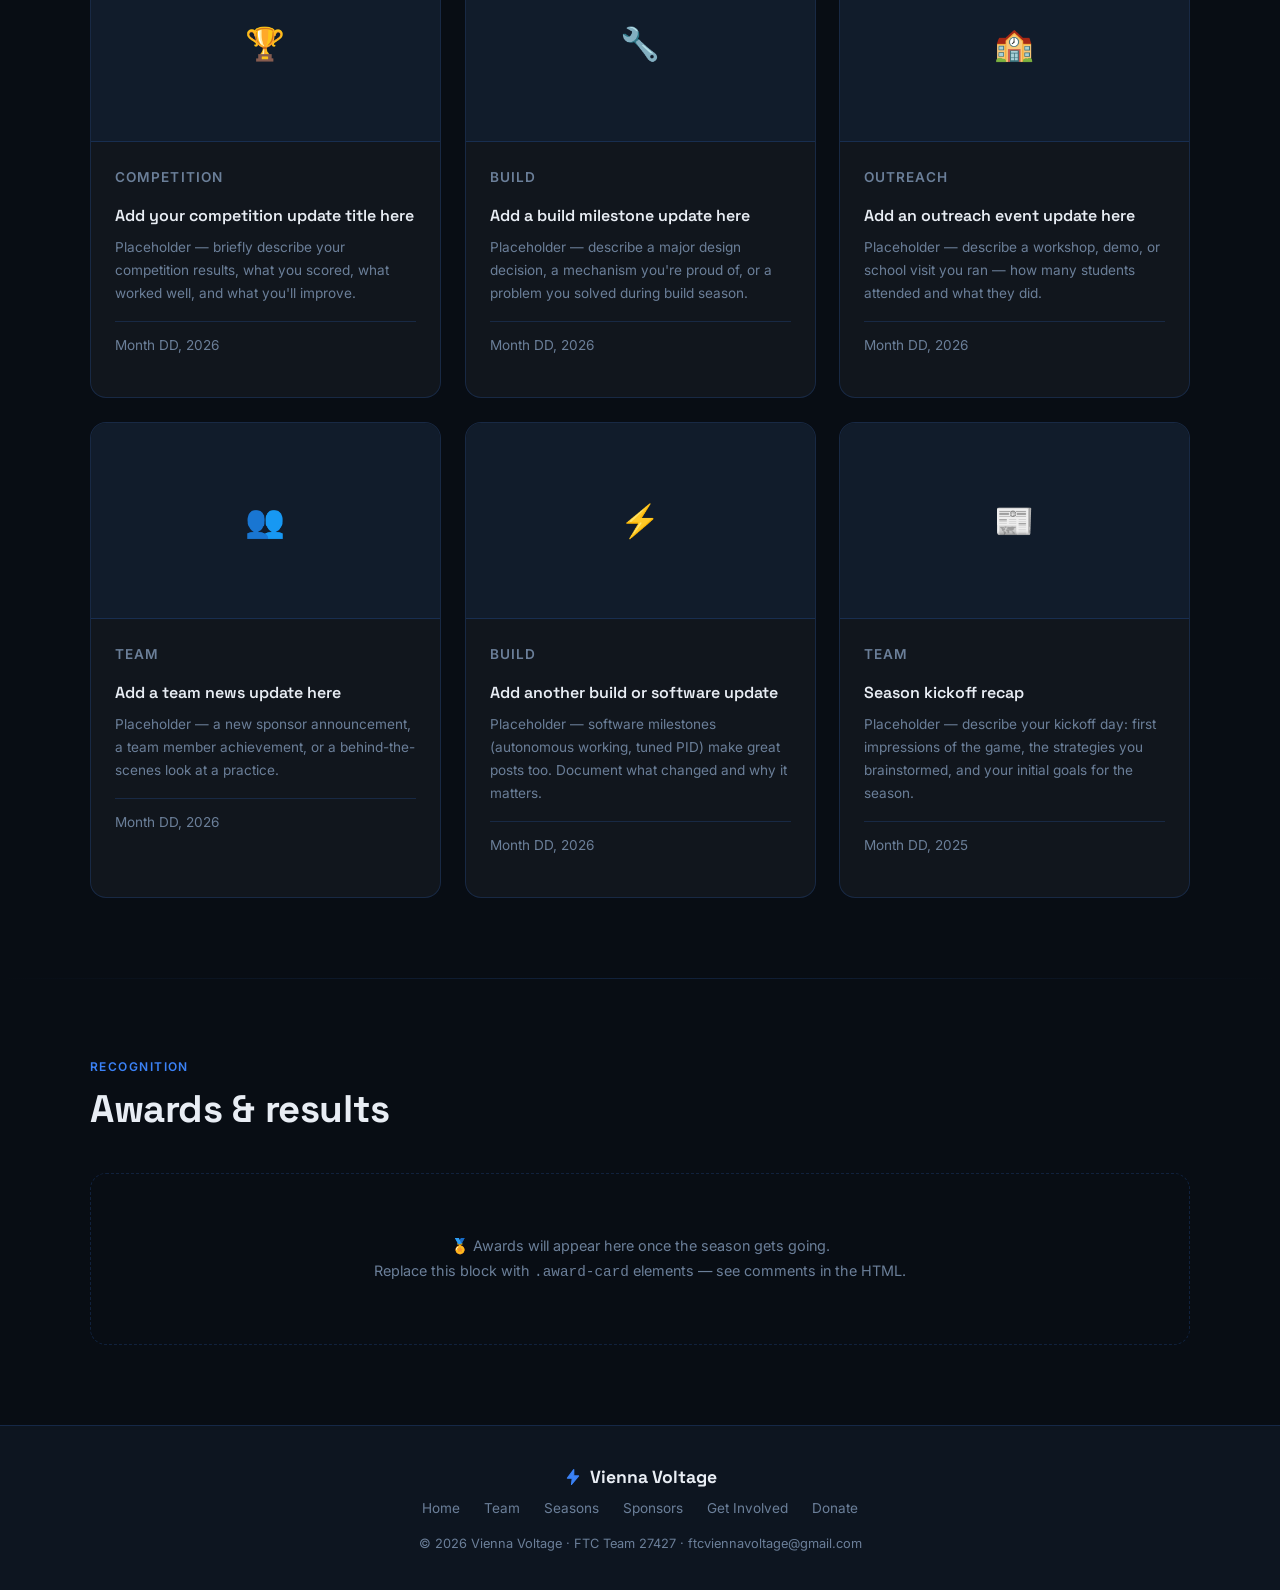
<file: Season-2526 (1).html>
<!DOCTYPE html>
<html lang="en">
<head>
<meta charset="UTF-8">
<meta name="viewport" content="width=device-width, initial-scale=1.0">
<title>2025–26 Season | Vienna Voltage FTC 27427</title>
<link href="https://fonts.googleapis.com/css2?family=Space+Grotesk:wght@400;500;600;700&family=Inter:wght@300;400;500;600&display=swap" rel="stylesheet">
<link rel="stylesheet" href="voltage-fx.css?v=4">
<style>
:root{
  --bg:#080d14;--bg2:#0d1520;--bg3:#111c2b;
  --blue:#3b82f6;--blue2:#60a5fa;--blue3:#1d4ed8;
  --text:#e8edf4;--muted:#6b7f99;--border:rgba(59,130,246,.18);--card:rgba(255,255,255,.04);
}
*{margin:0;padding:0;box-sizing:border-box}
html{scroll-behavior:smooth}
body{background:var(--bg);color:var(--text);font-family:'Inter',sans-serif;overflow-x:hidden}

/* NAV */
nav{position:fixed;top:0;width:100%;z-index:1000;background:rgba(8,13,20,.92);backdrop-filter:blur(16px);border-bottom:1px solid var(--border)}
.nav-inner{max-width:1200px;margin:auto;display:flex;justify-content:space-between;align-items:center;padding:16px 32px}
.nav-logo{font-family:'Space Grotesk',sans-serif;font-size:1.25rem;font-weight:700;color:var(--text);text-decoration:none;display:flex;align-items:center;gap:10px}
.nav-links{display:flex;gap:32px;align-items:center}
.nav-links a{color:var(--muted);text-decoration:none;font-size:.9rem;font-weight:500;transition:.2s}
.nav-links a:hover{color:var(--blue2)}
.nav-links a.active{color:var(--text)}
.nav-cta{background:var(--blue);color:#fff!important;padding:9px 22px;border-radius:6px;font-size:.85rem;font-weight:600;text-decoration:none;transition:.2s}
.nav-cta:hover{background:var(--blue3)!important}

/* BREADCRUMB */
.breadcrumb{padding:100px 32px 0;max-width:1100px;margin:0 auto}
.breadcrumb-inner{display:flex;align-items:center;gap:8px;font-size:.8rem;color:var(--muted)}
.breadcrumb-inner a{color:var(--muted);text-decoration:none;transition:.2s}
.breadcrumb-inner a:hover{color:var(--blue2)}
.breadcrumb-sep{color:var(--border)}
.breadcrumb-inner span{color:var(--text);font-weight:500}

/* HERO */
.page-hero{padding:40px 32px 80px;text-align:center;background:radial-gradient(ellipse 70% 50% at 50% 0%,rgba(29,78,216,.2) 0%,transparent 70%);border-bottom:1px solid var(--border)}
.eyebrow{font-size:.75rem;font-weight:600;letter-spacing:.12em;text-transform:uppercase;color:var(--blue);margin-bottom:14px}
.page-hero h1{font-family:'Space Grotesk',sans-serif;font-size:clamp(2.5rem,6vw,4rem);font-weight:700;letter-spacing:-.02em;margin-bottom:16px}
.page-hero p{color:var(--muted);max-width:600px;margin:0 auto;line-height:1.8;font-size:1.05rem}
.hero-tags{display:flex;gap:10px;justify-content:center;margin-top:24px;flex-wrap:wrap}
.hero-tag{font-size:.75rem;font-weight:600;letter-spacing:.06em;text-transform:uppercase;padding:6px 14px;border-radius:999px;border:1px solid var(--border);color:var(--muted);background:var(--card)}

/* PAGE NAV (scroll anchor links) */
.page-nav{position:sticky;top:57px;z-index:900;background:rgba(8,13,20,.95);backdrop-filter:blur(12px);border-bottom:1px solid var(--border)}
.page-nav-inner{max-width:1100px;margin:auto;display:flex;gap:0;padding:0 32px;overflow-x:auto}
.page-nav-link{padding:14px 20px;font-size:.82rem;font-weight:600;color:var(--muted);text-decoration:none;letter-spacing:.04em;text-transform:uppercase;border-bottom:2px solid transparent;white-space:nowrap;transition:.2s}
.page-nav-link:hover{color:var(--text)}
.page-nav-link.active{color:var(--blue2);border-bottom-color:var(--blue)}

/* SHARED */
section{padding:80px 32px}
.container{max-width:1100px;margin:auto}
.section-eyebrow{font-size:.75rem;font-weight:600;letter-spacing:.12em;text-transform:uppercase;color:var(--blue);margin-bottom:10px}
.section-title{font-family:'Space Grotesk',sans-serif;font-size:clamp(1.8rem,3vw,2.4rem);font-weight:700;color:var(--text);margin-bottom:40px;letter-spacing:-.01em}
.divider{width:100%;height:1px;background:linear-gradient(to right,transparent,var(--border),transparent)}

/* ── ROBOT SECTION ── */
.robot-overview{display:grid;grid-template-columns:1fr 1fr;gap:60px;align-items:start}
.robot-photo{background:var(--bg3);border:1px solid var(--border);border-radius:16px;aspect-ratio:4/3;display:flex;align-items:center;justify-content:center;flex-direction:column;gap:12px}
.robot-photo-icon{font-size:4rem}
.robot-photo p{color:var(--muted);font-size:.85rem}
.spec-table{width:100%;border-collapse:collapse;margin-top:8px}
.spec-table tr{border-bottom:1px solid var(--border)}
.spec-table tr:last-child{border-bottom:none}
.spec-table td{padding:14px 0;font-size:.9rem;vertical-align:top}
.spec-table td:first-child{color:var(--muted);font-weight:500;width:45%;font-size:.8rem;text-transform:uppercase;letter-spacing:.04em;padding-right:16px}
.spec-table td:last-child{color:var(--text);font-weight:500}

/* ── SUBSYSTEM EXPLORER ── */
.sub-explorer{display:grid;grid-template-columns:300px 1fr;gap:22px;margin-top:24px}
.sub-nav{display:flex;flex-direction:column;gap:8px}
.sub-nav-item{display:flex;align-items:center;gap:12px;width:100%;text-align:left;background:var(--card);border:1px solid var(--border);border-radius:12px;padding:14px 16px;cursor:pointer;color:var(--muted);font-family:'Inter',sans-serif;font-size:.92rem;font-weight:500;transition:.22s}
.sub-nav-item .sub-nav-ic{font-size:1.2rem;filter:grayscale(.4);transition:.22s}
.sub-nav-item .sub-nav-name{flex:1;color:var(--text)}
.sub-nav-item .sub-nav-tag{font-size:.6rem;font-weight:700;letter-spacing:.08em;text-transform:uppercase;color:var(--muted);border:1px solid var(--border);border-radius:4px;padding:2px 6px}
.sub-nav-item:hover{border-color:rgba(59,130,246,.4);transform:translateX(3px)}
.sub-nav-item.active{background:rgba(59,130,246,.12);border-color:rgba(59,130,246,.5);box-shadow:0 0 0 1px rgba(59,130,246,.25)}
.sub-nav-item.active .sub-nav-ic{filter:none}
.sub-nav-item.active .sub-nav-tag{color:var(--blue2);border-color:rgba(59,130,246,.45)}
.sub-detail{position:relative;overflow:hidden;background:linear-gradient(160deg,var(--bg3),var(--bg2));border:1px solid var(--border);border-radius:18px;padding:44px 40px;display:flex;align-items:center;min-height:300px}
.sub-detail-glow{position:absolute;top:-30%;right:-8%;width:340px;height:340px;background:radial-gradient(circle,rgba(59,130,246,.22),transparent 70%);pointer-events:none}
.sub-detail-body{position:relative;z-index:1;width:100%}
.sub-detail-ic{font-size:3rem;margin-bottom:18px}
.sub-detail-kicker{font-size:.72rem;font-weight:700;letter-spacing:.14em;text-transform:uppercase;color:var(--blue);margin-bottom:10px}
.sub-detail-name{font-family:'Space Grotesk',sans-serif;font-size:1.7rem;font-weight:700;margin-bottom:14px;color:var(--text)}
.sub-detail-desc{color:var(--muted);line-height:1.85;font-size:.98rem;max-width:520px;margin-bottom:20px}
.sub-tag{display:inline-block;font-size:.7rem;font-weight:600;letter-spacing:.06em;text-transform:uppercase;color:var(--blue);background:rgba(59,130,246,.1);border:1px solid rgba(59,130,246,.2);border-radius:4px;padding:3px 8px;margin-top:12px}
.sub-detail-anim{animation:sub-fade .45s cubic-bezier(.22,1,.36,1) both}
@keyframes sub-fade{from{opacity:0;transform:translateY(14px)}to{opacity:1;transform:none}}

/* ── BUILD LOG / TIMELINE ── */
.build-log-section{background:var(--bg2);border-top:1px solid var(--border);border-bottom:1px solid var(--border)}
.tl{margin-top:30px}
.tl-rail{position:relative;margin-bottom:34px}
.tl-rail-line{position:absolute;left:0;right:0;top:9px;height:2px;background:var(--border)}
.tl-rail-fill{height:100%;width:0;background:linear-gradient(90deg,var(--blue3),var(--blue2));box-shadow:0 0 10px rgba(59,130,246,.7);transition:width .5s cubic-bezier(.22,1,.36,1)}
.tl-nodes{position:relative;display:flex;justify-content:space-between}
.tl-node{display:flex;flex-direction:column;align-items:center;gap:10px;background:none;border:none;cursor:pointer;padding:0;flex:1}
.tl-dot{width:20px;height:20px;border-radius:50%;background:var(--bg3);border:2px solid var(--border);transition:.3s;position:relative;z-index:2}
.tl-node-label{font-size:.66rem;font-weight:600;letter-spacing:.06em;text-transform:uppercase;color:var(--muted);transition:.3s;white-space:nowrap}
.tl-node:hover .tl-dot{border-color:var(--blue2)}
.tl-node.done .tl-dot{background:var(--blue3);border-color:var(--blue3)}
.tl-node.active .tl-dot{background:var(--blue);border-color:var(--blue2);box-shadow:0 0 0 5px rgba(59,130,246,.18)}
.tl-node.active .tl-node-label{color:var(--blue2)}
.tl-stage{display:flex;align-items:stretch;gap:16px}
.tl-arrow{flex-shrink:0;width:46px;border:1px solid var(--border);background:var(--card);color:var(--blue2);font-size:1.5rem;border-radius:12px;cursor:pointer;transition:.2s;font-family:'Space Grotesk',sans-serif;line-height:1}
.tl-arrow:hover:not(:disabled){border-color:rgba(59,130,246,.5);background:rgba(59,130,246,.1)}
.tl-arrow:disabled{opacity:.3;cursor:not-allowed}
.tl-card{flex:1;background:var(--card);border:1px solid var(--border);border-radius:16px;padding:32px 34px;min-height:170px}
.tl-counter{font-family:'Space Grotesk',sans-serif;font-size:.8rem;font-weight:600;letter-spacing:.1em;color:var(--blue);margin-bottom:6px}
.tl-card .build-date{font-size:.75rem;font-weight:600;letter-spacing:.08em;text-transform:uppercase;color:var(--blue);margin-bottom:8px}
.tl-card h3{font-family:'Space Grotesk',sans-serif;font-size:1.3rem;font-weight:600;margin:4px 0 12px;color:var(--text)}
.tl-card>p{color:var(--muted);line-height:1.85;font-size:.95rem}
.tl-card-anim{animation:sub-fade .4s cubic-bezier(.22,1,.36,1) both}
.build-tag{display:inline-block;font-size:.7rem;font-weight:600;letter-spacing:.06em;text-transform:uppercase;padding:3px 9px;border-radius:4px;margin-top:10px}
.tag-hw{color:#60a5fa;background:rgba(59,130,246,.1);border:1px solid rgba(59,130,246,.2)}
.tag-sw{color:#34d399;background:rgba(52,211,153,.1);border:1px solid rgba(52,211,153,.2)}
.tag-test{color:#f59e0b;background:rgba(245,158,11,.1);border:1px solid rgba(245,158,11,.2)}

/* ── UPDATES SECTION ── */
.filter-row{display:flex;gap:10px;margin-bottom:44px;flex-wrap:wrap}
.filter-btn{background:var(--card);border:1px solid var(--border);color:var(--muted);padding:8px 18px;border-radius:999px;font-size:.8rem;font-weight:600;cursor:pointer;transition:.2s;letter-spacing:.04em;text-transform:uppercase}
.filter-btn:hover,.filter-btn.active{background:rgba(59,130,246,.12);border-color:rgba(59,130,246,.4);color:var(--blue2)}
.filter-btn.active{box-shadow:0 0 0 1px rgba(59,130,246,.3),0 6px 18px -8px rgba(59,130,246,.6)}
.filter-count{font-size:.78rem;color:var(--muted);letter-spacing:.04em;margin:-28px 0 32px;font-weight:500}
.filter-count b{color:var(--blue2);font-weight:700}
@keyframes pop-in{from{opacity:0;transform:translateY(16px) scale(.95)}to{opacity:1;transform:none}}
.post-card.is-hidden{display:none}
.post-card.is-shown{animation:pop-in .5s cubic-bezier(.22,1,.36,1) both}
.featured-post{background:var(--bg3);border:1px solid var(--border);border-radius:20px;overflow:hidden;display:grid;grid-template-columns:1fr 1fr;margin-bottom:40px;transition:.3s}
.featured-post:hover{border-color:rgba(59,130,246,.4)}
.featured-photo{background:var(--bg2);display:flex;align-items:center;justify-content:center;flex-direction:column;gap:10px;padding:60px;border-right:1px solid var(--border)}
.featured-photo-icon{font-size:4rem}
.featured-photo p{color:var(--muted);font-size:.8rem}
.featured-content{padding:48px}
.featured-badge{display:inline-block;font-size:.7rem;font-weight:600;letter-spacing:.08em;text-transform:uppercase;color:var(--blue);background:rgba(59,130,246,.1);border:1px solid rgba(59,130,246,.2);border-radius:4px;padding:4px 10px;margin-bottom:16px}
.featured-content h2{font-family:'Space Grotesk',sans-serif;font-size:1.6rem;font-weight:700;margin-bottom:12px;color:var(--text);line-height:1.3}
.featured-date{font-size:.8rem;color:var(--muted);margin-bottom:16px}
.featured-content p{color:var(--muted);line-height:1.8;font-size:.95rem;margin-bottom:24px}
.read-more{color:var(--blue);font-size:.85rem;font-weight:600;text-decoration:none;display:inline-flex;align-items:center;gap:6px;transition:.2s}
.read-more:hover{color:var(--blue2)}
.posts-grid{display:grid;grid-template-columns:repeat(3,1fr);gap:24px}
.post-card{background:var(--card);border:1px solid var(--border);border-radius:16px;overflow:hidden;transition:.3s}
.post-card:hover{border-color:rgba(59,130,246,.4);transform:translateY(-4px)}
.post-thumb{background:var(--bg3);aspect-ratio:16/9;display:flex;align-items:center;justify-content:center;font-size:2rem;border-bottom:1px solid var(--border)}
.post-body{padding:24px}
.post-cat{font-size:.7rem;font-weight:600;letter-spacing:.08em;text-transform:uppercase;color:var(--blue);margin-bottom:10px}
.post-card h3{font-family:'Space Grotesk',sans-serif;font-size:1rem;font-weight:600;margin-bottom:8px;color:var(--text);line-height:1.4}
.post-card p{color:var(--muted);font-size:.85rem;line-height:1.7;margin-bottom:16px}
.post-date{font-size:.75rem;color:var(--muted);border-top:1px solid var(--border);padding-top:12px}

/* ── AWARDS SECTION ── */
.awards-grid{display:grid;grid-template-columns:repeat(3,1fr);gap:20px;margin-top:8px}
.award-card{background:var(--card);border:1px solid var(--border);border-radius:16px;padding:28px;transition:.3s;position:relative;overflow:hidden}
.award-card:hover{border-color:rgba(59,130,246,.4);transform:translateY(-3px)}
.award-card::before{content:'';position:absolute;top:0;left:0;right:0;height:2px;background:linear-gradient(90deg,var(--blue3),var(--blue2));opacity:0;transition:.3s}
.award-card:hover::before{opacity:1}
.award-icon{font-size:2rem;margin-bottom:14px}
.award-name{font-family:'Space Grotesk',sans-serif;font-size:1rem;font-weight:600;color:var(--text);margin-bottom:6px}
.award-event{font-size:.82rem;color:var(--muted);margin-bottom:4px}
.award-date{font-size:.75rem;color:var(--blue);font-weight:600;letter-spacing:.04em}
.award-placeholder{text-align:center;padding:60px 32px;color:var(--muted);border:1px dashed var(--border);border-radius:16px;font-size:.9rem;line-height:1.7}

footer{background:var(--bg2);border-top:1px solid var(--border);padding:40px 32px;text-align:center}
.footer-logo{font-family:'Space Grotesk',sans-serif;font-size:1.1rem;font-weight:700;margin-bottom:12px;display:flex;align-items:center;gap:8px;justify-content:center}
.footer-links{display:flex;gap:24px;justify-content:center;margin-bottom:20px;flex-wrap:wrap}
.footer-links a{color:var(--muted);text-decoration:none;font-size:.85rem;transition:.2s}
.footer-links a:hover{color:var(--blue2)}
.footer-copy{color:var(--muted);font-size:.8rem}

.fade{opacity:0;transform:translateY(30px);transition:opacity .7s ease,transform .7s ease}
.fade.visible{opacity:1;transform:translateY(0)}
@media(max-width:900px){.robot-overview{grid-template-columns:1fr}.sub-explorer{grid-template-columns:1fr}.featured-post{grid-template-columns:1fr}.featured-photo{display:none}.posts-grid{grid-template-columns:1fr 1fr}.awards-grid{grid-template-columns:1fr 1fr}.nav-links{display:none}}
@media(max-width:600px){.posts-grid{grid-template-columns:1fr}.awards-grid{grid-template-columns:1fr}.tl-node-label{display:none}.tl-card{padding:24px}}
#prog{position:fixed;top:0;left:0;width:100%;height:2px;z-index:800}
#prog-bar{height:100%;width:0%;background:linear-gradient(90deg,#1d4ed8,#60a5fa,#a5f3fc);box-shadow:0 0 8px #3b82f6}
body{cursor:none!important}
#spark-canvas{position:fixed;inset:0;pointer-events:none;z-index:9999}
#cursor-glow{position:fixed;width:10px;height:10px;background:#fff;border-radius:50%;pointer-events:none;z-index:10000;transform:translate(-50%,-50%);transition:transform .1s,background .15s;box-shadow:0 0 6px 2px rgba(96,165,250,.9),0 0 14px 4px rgba(59,130,246,.4)}
</style>
</head>
<body>
<canvas id="spark-canvas"></canvas>
<div id="cursor-glow"></div>
<div id="prog"><div id="prog-bar"></div></div>

<nav>
  <div class="nav-inner">
    <a href="index.html" class="nav-logo">
      <svg width="22" height="22" viewBox="0 0 24 24" fill="none"><path d="M13 2L4.5 13.5H11L10 22L19.5 10.5H13L13 2Z" fill="#3b82f6" stroke="#3b82f6" stroke-width="1.5" stroke-linejoin="round"/></svg>
      Vienna Voltage
    </a>
    <div class="nav-links">
      <a href="index.html">Home</a>
      <a href="Team.html">Team</a>
      <a href="Seasons.html" class="active">Seasons</a>
      <a href="Sponsors.html">Sponsors</a>
      <a href="Donate.html">Donate</a>
      <a href="Get-Involved.html" class="nav-cta">Get Involved</a>
    </div>
  </div>
</nav>

<!-- BREADCRUMB -->
<div class="breadcrumb">
  <div class="breadcrumb-inner">
    <a href="Seasons.html">Seasons</a>
    <span class="breadcrumb-sep">›</span>
    <span>2025–26</span>
  </div>
</div>

<!-- HERO -->
<div class="page-hero">
  <p class="eyebrow">FTC Team 27427 · Vienna Voltage</p>
  <h1>Season 2025–26</h1>
  <p>INTO THE DEEP — everything about our robot, build process, competition results, and season updates in one place.</p>
  <div class="hero-tags">
    <span class="hero-tag">🤖 Robot</span>
    <span class="hero-tag">🔧 Build Log</span>
    <span class="hero-tag">📰 Updates</span>
    <span class="hero-tag">🏆 Awards</span>
  </div>
</div>

<!-- PAGE NAV -->
<nav class="page-nav">
  <div class="page-nav-inner">
    <a href="#robot" class="page-nav-link active">Robot</a>
    <a href="#subsystems" class="page-nav-link">Subsystems</a>
    <a href="#buildlog" class="page-nav-link">Build Log</a>
    <a href="#updates" class="page-nav-link">Updates</a>
    <a href="#awards" class="page-nav-link">Awards</a>
  </div>
</nav>

<!-- ═══════════════ ROBOT ═══════════════ -->
<section id="robot">
  <div class="container">
    <div class="robot-overview">
      <div class="fade">
        <div class="robot-photo">
          <div class="robot-photo-icon">🤖</div>
          <p>Add robot photo here</p>
        </div>
      </div>
      <div class="fade">
        <p class="section-eyebrow">Specs</p>
        <h2 class="section-title" style="margin-bottom:24px">Robot overview</h2>
        <table class="spec-table">
          <tr><td>Robot name</td><td>TBD — add your robot's name</td></tr>
          <tr><td>Season</td><td>FIRST Tech Challenge 2025–2026</td></tr>
          <tr><td>Game</td><td>INTO THE DEEP</td></tr>
          <tr><td>Drive train</td><td>Placeholder — e.g. mecanum, tank, swerve</td></tr>
          <tr><td>Control system</td><td>REV Control Hub</td></tr>
          <tr><td>Programming language</td><td>Java (FTC SDK)</td></tr>
          <tr><td>Dimensions</td><td>Placeholder — L × W × H (in)</td></tr>
          <tr><td>Weight</td><td>Placeholder — lbs</td></tr>
        </table>
      </div>
    </div>
  </div>
</section>

<div class="divider"></div>

<!-- ═══════════════ SUBSYSTEMS ═══════════════ -->
<section id="subsystems">
  <div class="container">
    <p class="section-eyebrow fade">How it works</p>
    <h2 class="section-title fade">Subsystems</h2>
    <div class="sub-explorer fade">
      <div class="sub-nav" id="subNav">
        <button class="sub-nav-item active" data-ic="⚙️" data-name="Drivetrain" data-tag="Hardware" data-desc="Placeholder — describe your drive configuration, motors, wheels, and what design decisions you made and why."><span class="sub-nav-ic">⚙️</span><span class="sub-nav-name">Drivetrain</span><span class="sub-nav-tag">HW</span></button>
        <button class="sub-nav-item" data-ic="🦾" data-name="Intake / Scoring" data-tag="Hardware" data-desc="Placeholder — describe your intake mechanism, how it collects game elements, and the scoring mechanism."><span class="sub-nav-ic">🦾</span><span class="sub-nav-name">Intake / Scoring</span><span class="sub-nav-tag">HW</span></button>
        <button class="sub-nav-item" data-ic="🧱" data-name="Lift / Extension" data-tag="Hardware" data-desc="Placeholder — describe any arm, linear slide, or lift system and how it interfaces with scoring."><span class="sub-nav-ic">🧱</span><span class="sub-nav-name">Lift / Extension</span><span class="sub-nav-tag">HW</span></button>
        <button class="sub-nav-item" data-ic="💻" data-name="Autonomous" data-tag="Software" data-desc="Placeholder — describe your autonomous routine, any computer vision or AprilTag usage, and path-planning approach."><span class="sub-nav-ic">💻</span><span class="sub-nav-name">Autonomous</span><span class="sub-nav-tag">SW</span></button>
        <button class="sub-nav-item" data-ic="🎮" data-name="TeleOp" data-tag="Software" data-desc="Placeholder — describe your driver controls, button mappings, and any driver-assistance automation."><span class="sub-nav-ic">🎮</span><span class="sub-nav-name">TeleOp</span><span class="sub-nav-tag">SW</span></button>
        <button class="sub-nav-item" data-ic="📡" data-name="Sensors" data-tag="Hardware" data-desc="Placeholder — list the sensors you use (IMU, distance, color, camera) and what they enable."><span class="sub-nav-ic">📡</span><span class="sub-nav-name">Sensors</span><span class="sub-nav-tag">HW</span></button>
      </div>
      <div class="sub-detail">
        <div class="sub-detail-glow"></div>
        <div class="sub-detail-body sub-detail-anim" id="subInner">
          <div class="sub-detail-ic" id="subIc">⚙️</div>
          <p class="sub-detail-kicker" id="subKicker">Subsystem 01 / 06</p>
          <h3 class="sub-detail-name" id="subName">Drivetrain</h3>
          <p class="sub-detail-desc" id="subDesc">Placeholder — describe your drive configuration, motors, wheels, and what design decisions you made and why.</p>
          <span class="sub-tag" id="subTag">Hardware</span>
        </div>
      </div>
    </div>
  </div>
</section>

<div class="divider"></div>

<!-- ═══════════════ BUILD LOG ═══════════════ -->
<section id="buildlog" class="build-log-section">
  <div class="container">
    <p class="section-eyebrow fade">Engineering notebook</p>
    <h2 class="section-title fade">Build log</h2>
    <div class="tl">
      <div class="tl-rail">
        <div class="tl-rail-line"><div class="tl-rail-fill" id="tlFill"></div></div>
        <div class="tl-nodes" id="tlNodes">
          <button class="tl-node active" data-date="Month Year" data-title="Kickoff &amp; game analysis" data-tagclass="tag-hw" data-tag="Planning" data-body="Placeholder — describe what you learned about the season game, your initial strategy discussions, and early design concepts you considered."><span class="tl-dot"></span><span class="tl-node-label">Kickoff</span></button>
          <button class="tl-node" data-date="Month Year" data-title="Drivetrain prototype" data-tagclass="tag-hw" data-tag="Hardware" data-body="Placeholder — describe the first physical prototype, what worked, what didn't, and what you changed going into the next iteration."><span class="tl-dot"></span><span class="tl-node-label">Prototype</span></button>
          <button class="tl-node" data-date="Month Year" data-title="First autonomous program" data-tagclass="tag-sw" data-tag="Software" data-body="Placeholder — describe your first working autonomous, what sensor data you relied on, and the score you were targeting."><span class="tl-dot"></span><span class="tl-node-label">Autonomous</span></button>
          <button class="tl-node" data-date="Month Year" data-title="Scoring mechanism iteration" data-tagclass="tag-hw" data-tag="Hardware" data-body="Placeholder — log a key design iteration: what problem you were solving, what you tried, and what the result was."><span class="tl-dot"></span><span class="tl-node-label">Scoring</span></button>
          <button class="tl-node" data-date="Month Year" data-title="Scrimmage / qualifier results" data-tagclass="tag-test" data-tag="Competition" data-body="Placeholder — summarize competition performance, what you learned, and what you prioritized fixing afterward."><span class="tl-dot"></span><span class="tl-node-label">Qualifier</span></button>
        </div>
      </div>
      <div class="tl-stage">
        <button class="tl-arrow" id="tlPrev" aria-label="Previous milestone">‹</button>
        <div class="tl-card" id="tlCard">
          <p class="tl-counter" id="tlCounter">01 / 05</p>
          <p class="build-date" id="tlDate">Month Year</p>
          <h3 id="tlTitle">Kickoff &amp; game analysis</h3>
          <p id="tlBody">Placeholder — describe what you learned about the season game, your initial strategy discussions, and early design concepts you considered.</p>
          <span class="build-tag tag-hw" id="tlTag" style="display:inline-block;margin-top:16px">Planning</span>
        </div>
        <button class="tl-arrow" id="tlNext" aria-label="Next milestone">›</button>
      </div>
    </div>
  </div>
</section>

<!-- ═══════════════ UPDATES ═══════════════ -->
<section id="updates">
  <div class="container">
    <p class="section-eyebrow fade">What we've been up to</p>
    <h2 class="section-title fade">Season updates</h2>

    <div class="filter-row fade">
      <button class="filter-btn active" data-filter="all">All</button>
      <button class="filter-btn" data-filter="competition">Competition</button>
      <button class="filter-btn" data-filter="build">Build</button>
      <button class="filter-btn" data-filter="outreach">Outreach</button>
      <button class="filter-btn" data-filter="team">Team</button>
    </div>
    <p class="filter-count fade" id="filterCount"></p>

    <div class="featured-post fade">
      <div class="featured-photo">
        <div class="featured-photo-icon">📸</div>
        <p>Add photo here</p>
      </div>
      <div class="featured-content">
        <span class="featured-badge">⭐ Featured</span>
        <h2>Add your most recent or biggest update here</h2>
        <p class="featured-date">Month DD, 2026</p>
        <p>Placeholder — write 2–3 sentences summarizing this update. Lead with your most exciting recent news: a competition result, a big outreach event, or a robot milestone.</p>
        <a href="#" class="read-more">Read more →</a>
      </div>
    </div>

    <div class="posts-grid">
      <div class="post-card fade" data-cat="competition">
        <div class="post-thumb">🏆</div>
        <div class="post-body">
          <p class="post-cat">Competition</p>
          <h3>Add your competition update title here</h3>
          <p>Placeholder — briefly describe your competition results, what you scored, what worked well, and what you'll improve.</p>
          <p class="post-date">Month DD, 2026</p>
        </div>
      </div>
      <div class="post-card fade" data-cat="build">
        <div class="post-thumb">🔧</div>
        <div class="post-body">
          <p class="post-cat">Build</p>
          <h3>Add a build milestone update here</h3>
          <p>Placeholder — describe a major design decision, a mechanism you're proud of, or a problem you solved during build season.</p>
          <p class="post-date">Month DD, 2026</p>
        </div>
      </div>
      <div class="post-card fade" data-cat="outreach">
        <div class="post-thumb">🏫</div>
        <div class="post-body">
          <p class="post-cat">Outreach</p>
          <h3>Add an outreach event update here</h3>
          <p>Placeholder — describe a workshop, demo, or school visit you ran — how many students attended and what they did.</p>
          <p class="post-date">Month DD, 2026</p>
        </div>
      </div>
      <div class="post-card fade" data-cat="team">
        <div class="post-thumb">👥</div>
        <div class="post-body">
          <p class="post-cat">Team</p>
          <h3>Add a team news update here</h3>
          <p>Placeholder — a new sponsor announcement, a team member achievement, or a behind-the-scenes look at a practice.</p>
          <p class="post-date">Month DD, 2026</p>
        </div>
      </div>
      <div class="post-card fade" data-cat="build">
        <div class="post-thumb">⚡</div>
        <div class="post-body">
          <p class="post-cat">Build</p>
          <h3>Add another build or software update</h3>
          <p>Placeholder — software milestones (autonomous working, tuned PID) make great posts too. Document what changed and why it matters.</p>
          <p class="post-date">Month DD, 2026</p>
        </div>
      </div>
      <div class="post-card fade" data-cat="team">
        <div class="post-thumb">📰</div>
        <div class="post-body">
          <p class="post-cat">Team</p>
          <h3>Season kickoff recap</h3>
          <p>Placeholder — describe your kickoff day: first impressions of the game, the strategies you brainstormed, and your initial goals for the season.</p>
          <p class="post-date">Month DD, 2025</p>
        </div>
      </div>
    </div>
  </div>
</section>

<div class="divider"></div>

<!-- ═══════════════ AWARDS ═══════════════ -->
<section id="awards">
  <div class="container">
    <p class="section-eyebrow fade">Recognition</p>
    <h2 class="section-title fade">Awards & results</h2>

    <!-- Replace the placeholder below with real award cards once you have them -->
    <div class="award-placeholder fade">
      🏅 Awards will appear here once the season gets going.<br>
      Replace this block with <code>.award-card</code> elements — see comments in the HTML.
    </div>

    <!-- EXAMPLE award card (duplicate & fill in for each award):
    <div class="awards-grid">
      <div class="award-card fade">
        <div class="award-icon">🏆</div>
        <div class="award-name">Think Award</div>
        <div class="award-event">Northern Virginia Qualifier</div>
        <div class="award-date">January 2026</div>
      </div>
    </div>
    -->
  </div>
</section>

<footer>
  <div class="footer-logo">
    <svg width="18" height="18" viewBox="0 0 24 24" fill="none"><path d="M13 2L4.5 13.5H11L10 22L19.5 10.5H13L13 2Z" fill="#3b82f6" stroke="#3b82f6" stroke-width="1.5" stroke-linejoin="round"/></svg>
    Vienna Voltage
  </div>
  <div class="footer-links">
    <a href="index.html">Home</a><a href="Team.html">Team</a>
    <a href="Seasons.html">Seasons</a><a href="Sponsors.html">Sponsors</a>
    <a href="Get-Involved.html">Get Involved</a><a href="Donate.html">Donate</a>
  </div>
  <p class="footer-copy">© 2026 Vienna Voltage · FTC Team 27427 · ftcviennavoltage@gmail.com</p>
</footer>

<script src="voltage-fx.js?v=4"></script>
<script>
/* ── Subsystem explorer ── */
(function(){
  var nav=document.getElementById('subNav'); if(!nav) return;
  var items=[].slice.call(nav.querySelectorAll('.sub-nav-item'));
  var ic=document.getElementById('subIc'),nm=document.getElementById('subName'),
      dc=document.getElementById('subDesc'),tg=document.getElementById('subTag'),
      kk=document.getElementById('subKicker'),inner=document.getElementById('subInner');
  function pad(n){return n<10?'0'+n:''+n}
  function sel(i){
    items.forEach(function(x,j){x.classList.toggle('active',j===i)});
    var d=items[i].dataset;
    ic.textContent=d.ic;nm.textContent=d.name;dc.textContent=d.desc;tg.textContent=d.tag;
    kk.textContent='Subsystem '+pad(i+1)+' / '+pad(items.length);
    inner.classList.remove('sub-detail-anim');void inner.offsetWidth;inner.classList.add('sub-detail-anim');
  }
  items.forEach(function(b,i){b.addEventListener('click',function(){sel(i)})});
})();

/* ── Build log timeline ── */
(function(){
  var wrap=document.getElementById('tlNodes'); if(!wrap) return;
  var nodes=[].slice.call(wrap.querySelectorAll('.tl-node'));
  var fill=document.getElementById('tlFill');
  var counter=document.getElementById('tlCounter'),date=document.getElementById('tlDate'),
      title=document.getElementById('tlTitle'),body=document.getElementById('tlBody'),
      tag=document.getElementById('tlTag'),card=document.getElementById('tlCard'),
      prev=document.getElementById('tlPrev'),next=document.getElementById('tlNext');
  var i=0,n=nodes.length;
  function pad(x){return x<10?'0'+x:''+x}
  function go(k){
    i=Math.max(0,Math.min(n-1,k));
    nodes.forEach(function(nd,j){nd.classList.toggle('active',j===i);nd.classList.toggle('done',j<i)});
    fill.style.width=(n>1?(i/(n-1))*100:0)+'%';
    var d=nodes[i].dataset;
    counter.textContent=pad(i+1)+' / '+pad(n);
    date.textContent=d.date;title.textContent=d.title;body.textContent=d.body;
    tag.textContent=d.tag;tag.className='build-tag '+d.tagclass;
    tag.style.display='inline-block';tag.style.marginTop='16px';
    card.classList.remove('tl-card-anim');void card.offsetWidth;card.classList.add('tl-card-anim');
    prev.disabled=i===0;next.disabled=i===n-1;
  }
  nodes.forEach(function(nd,j){nd.addEventListener('click',function(){go(j)})});
  prev.addEventListener('click',function(){go(i-1)});
  next.addEventListener('click',function(){go(i+1)});
  document.addEventListener('keydown',function(e){
    if(e.key!=='ArrowLeft'&&e.key!=='ArrowRight') return;
    var r=wrap.getBoundingClientRect();
    if(r.top<innerHeight&&r.bottom>0){e.preventDefault();go(e.key==='ArrowLeft'?i-1:i+1)}
  });
  go(0);
})();

/* ── Update filters ── */
(function(){
  var btns=[].slice.call(document.querySelectorAll('.filter-btn'));
  var cards=[].slice.call(document.querySelectorAll('.posts-grid .post-card'));
  var count=document.getElementById('filterCount');
  function apply(cat){
    var shown=0;
    cards.forEach(function(c){
      var match=cat==='all'||c.dataset.cat===cat;
      if(match){c.classList.remove('is-hidden');c.classList.remove('is-shown');void c.offsetWidth;c.classList.add('is-shown');shown++}
      else{c.classList.add('is-hidden');c.classList.remove('is-shown')}
    });
    if(count){
      var label=cat==='all'?'updates':(cat.charAt(0).toUpperCase()+cat.slice(1));
      count.innerHTML='Showing <b>'+shown+'</b> '+(cat==='all'?'updates':(shown===1?'post':'posts')+' in '+label);
    }
  }
  btns.forEach(function(b){
    b.addEventListener('click',function(){
      btns.forEach(function(x){x.classList.remove('active')});
      b.classList.add('active');
      apply(b.dataset.filter||'all');
    });
  });
  apply('all');
})();

/* ── Page nav active state on scroll ── */
(function(){
  var links=[].slice.call(document.querySelectorAll('.page-nav-link'));
  var sections=links.map(function(l){return document.querySelector(l.getAttribute('href'))}).filter(Boolean);
  function onScroll(){
    var y=window.scrollY+120;
    var active=sections[0];
    sections.forEach(function(s){if(s.offsetTop<=y) active=s});
    links.forEach(function(l){l.classList.toggle('active',l.getAttribute('href')==='#'+active.id)});
  }
  window.addEventListener('scroll',onScroll,{passive:true});
  onScroll();
})();
</script>
</body>
</html>
</file>
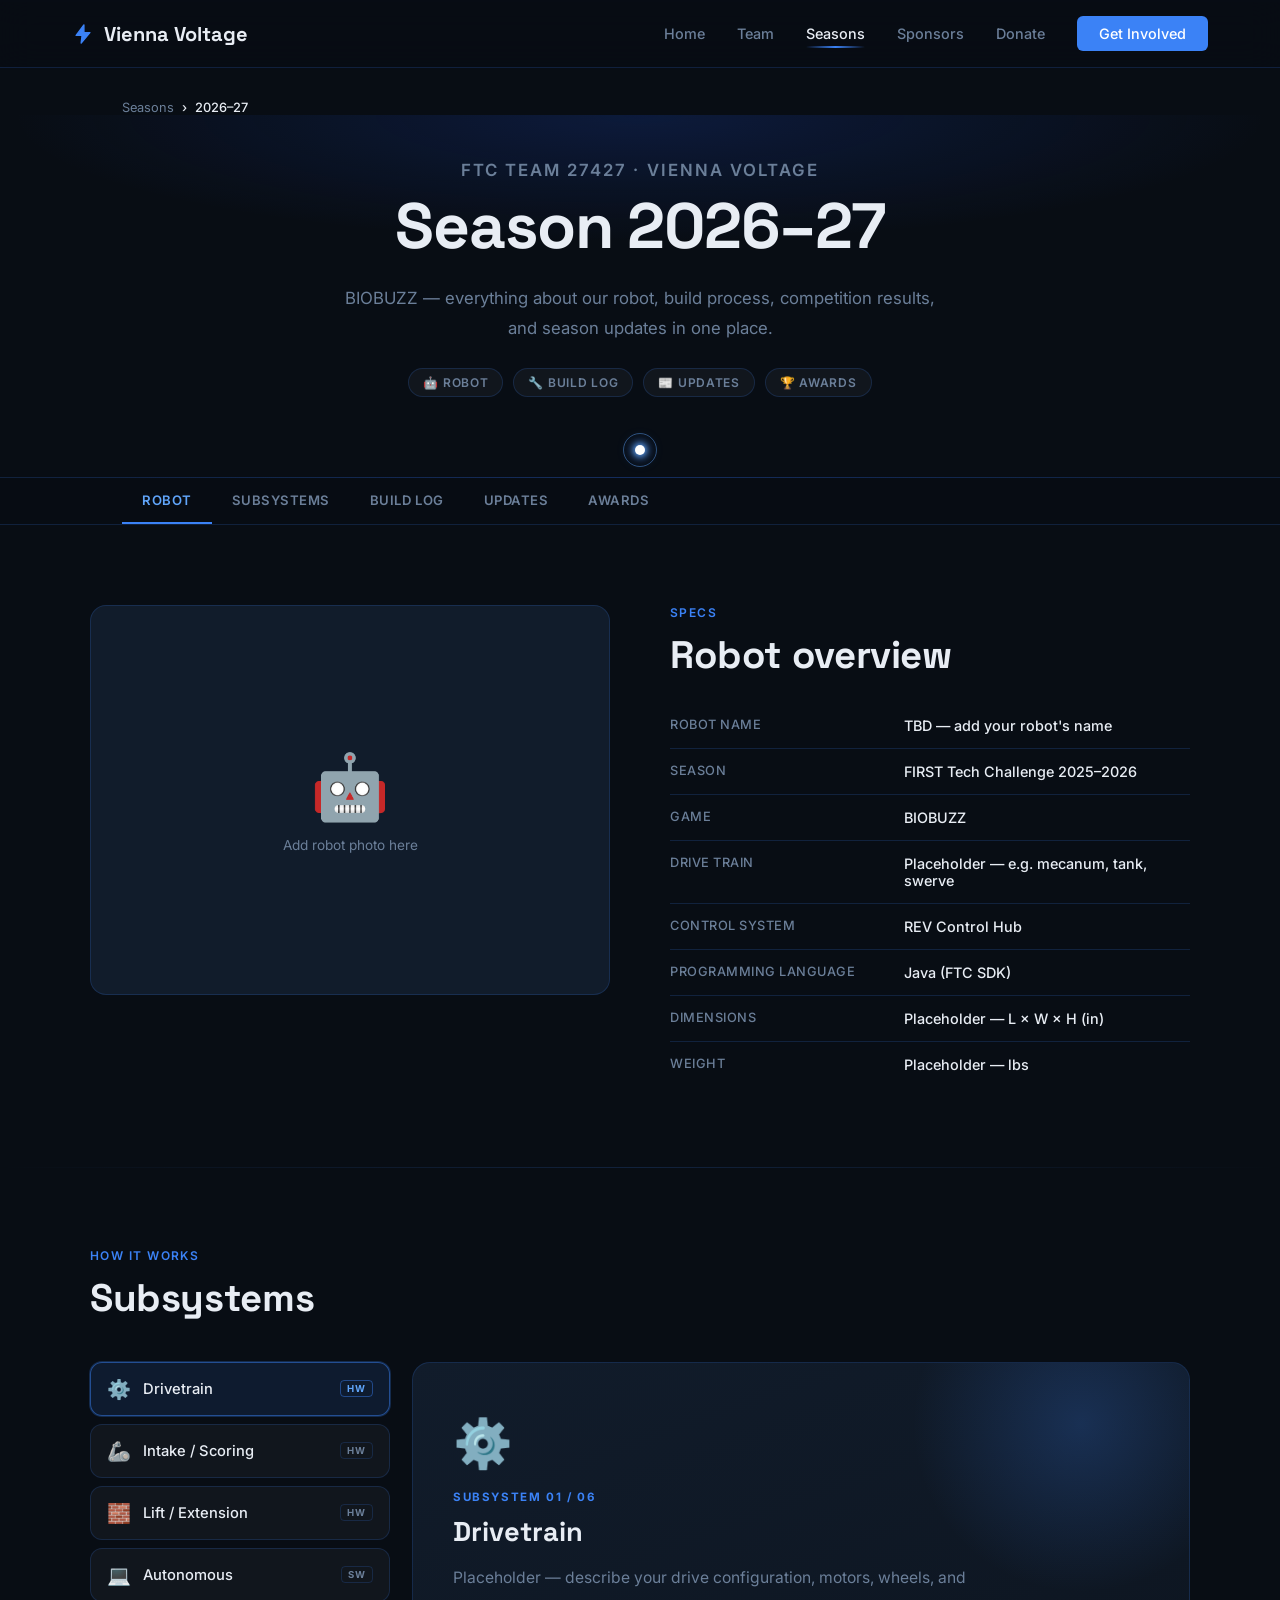
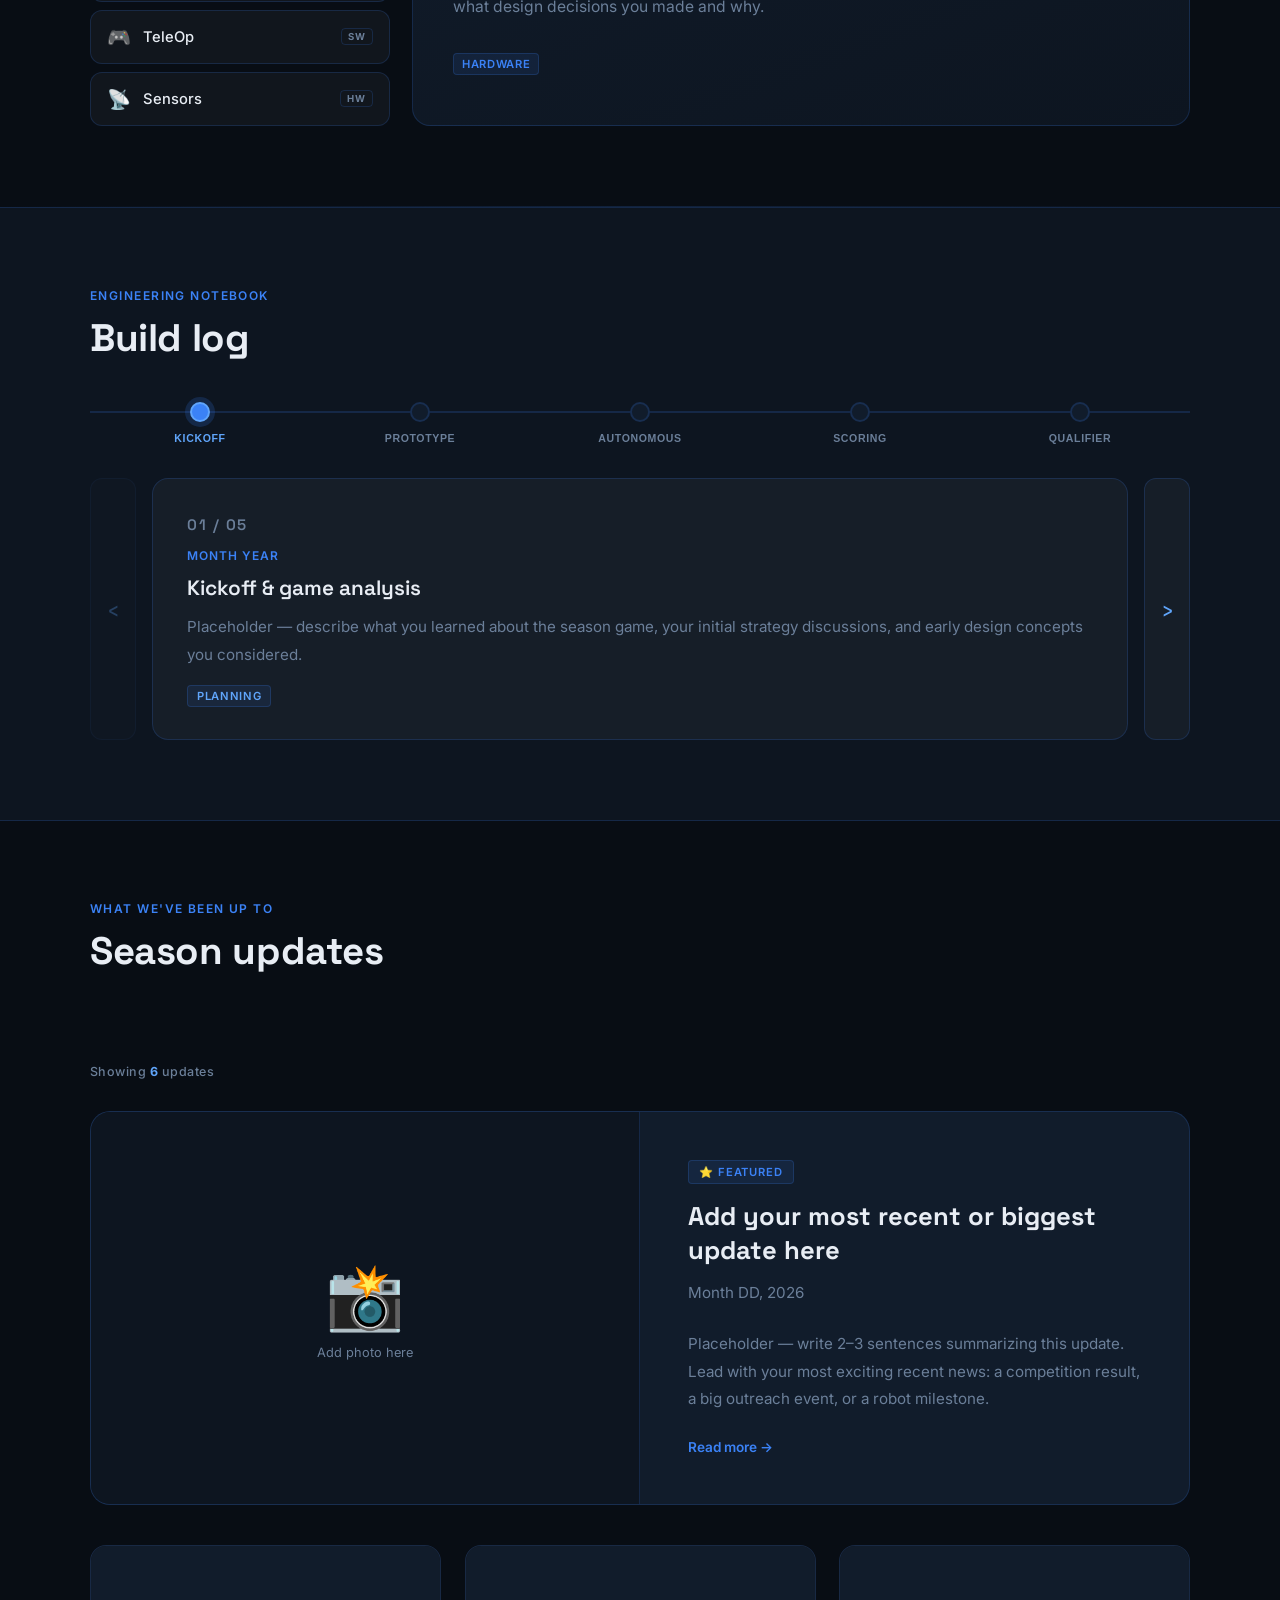
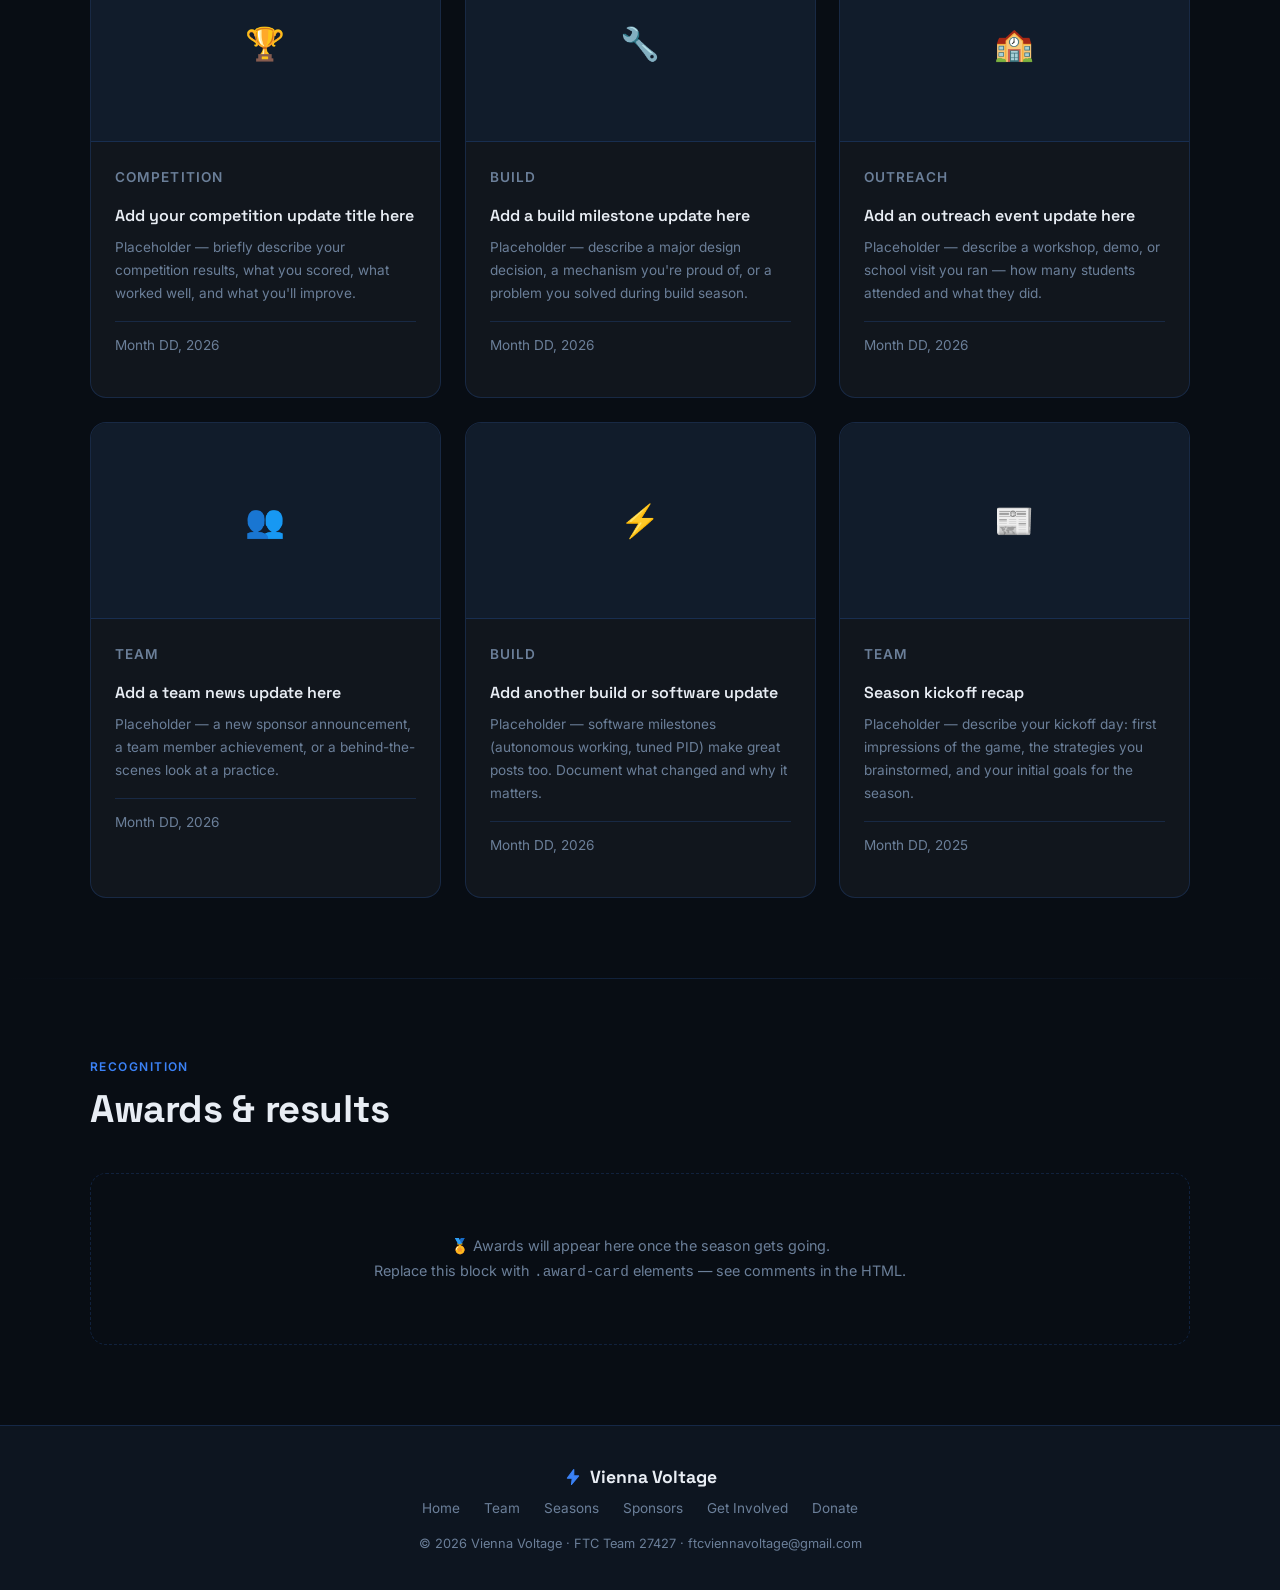
<file: Season-2627 (1).html>
<!DOCTYPE html>
<html lang="en">
<head>
<meta charset="UTF-8">
<meta name="viewport" content="width=device-width, initial-scale=1.0">
<title>2026–27 Season | Vienna Voltage FTC 27427</title>
<link href="https://fonts.googleapis.com/css2?family=Space+Grotesk:wght@400;500;600;700&family=Inter:wght@300;400;500;600&display=swap" rel="stylesheet">
<link rel="stylesheet" href="voltage-fx.css?v=4">
<style>
:root{
  --bg:#080d14;--bg2:#0d1520;--bg3:#111c2b;
  --blue:#3b82f6;--blue2:#60a5fa;--blue3:#1d4ed8;
  --text:#e8edf4;--muted:#6b7f99;--border:rgba(59,130,246,.18);--card:rgba(255,255,255,.04);
}
*{margin:0;padding:0;box-sizing:border-box}
html{scroll-behavior:smooth}
body{background:var(--bg);color:var(--text);font-family:'Inter',sans-serif;overflow-x:hidden}

/* NAV */
nav{position:fixed;top:0;width:100%;z-index:1000;background:rgba(8,13,20,.92);backdrop-filter:blur(16px);border-bottom:1px solid var(--border)}
.nav-inner{max-width:1200px;margin:auto;display:flex;justify-content:space-between;align-items:center;padding:16px 32px}
.nav-logo{font-family:'Space Grotesk',sans-serif;font-size:1.25rem;font-weight:700;color:var(--text);text-decoration:none;display:flex;align-items:center;gap:10px}
.nav-links{display:flex;gap:32px;align-items:center}
.nav-links a{color:var(--muted);text-decoration:none;font-size:.9rem;font-weight:500;transition:.2s}
.nav-links a:hover{color:var(--blue2)}
.nav-links a.active{color:var(--text)}
.nav-cta{background:var(--blue);color:#fff!important;padding:9px 22px;border-radius:6px;font-size:.85rem;font-weight:600;text-decoration:none;transition:.2s}
.nav-cta:hover{background:var(--blue3)!important}

/* BREADCRUMB */
.breadcrumb{padding:100px 32px 0;max-width:1100px;margin:0 auto}
.breadcrumb-inner{display:flex;align-items:center;gap:8px;font-size:.8rem;color:var(--muted)}
.breadcrumb-inner a{color:var(--muted);text-decoration:none;transition:.2s}
.breadcrumb-inner a:hover{color:var(--blue2)}
.breadcrumb-sep{color:var(--border)}
.breadcrumb-inner span{color:var(--text);font-weight:500}

/* HERO */
.page-hero{padding:40px 32px 80px;text-align:center;background:radial-gradient(ellipse 70% 50% at 50% 0%,rgba(29,78,216,.2) 0%,transparent 70%);border-bottom:1px solid var(--border)}
.eyebrow{font-size:.75rem;font-weight:600;letter-spacing:.12em;text-transform:uppercase;color:var(--blue);margin-bottom:14px}
.page-hero h1{font-family:'Space Grotesk',sans-serif;font-size:clamp(2.5rem,6vw,4rem);font-weight:700;letter-spacing:-.02em;margin-bottom:16px}
.page-hero p{color:var(--muted);max-width:600px;margin:0 auto;line-height:1.8;font-size:1.05rem}
.hero-tags{display:flex;gap:10px;justify-content:center;margin-top:24px;flex-wrap:wrap}
.hero-tag{font-size:.75rem;font-weight:600;letter-spacing:.06em;text-transform:uppercase;padding:6px 14px;border-radius:999px;border:1px solid var(--border);color:var(--muted);background:var(--card)}

/* PAGE NAV (scroll anchor links) */
.page-nav{position:sticky;top:57px;z-index:900;background:rgba(8,13,20,.95);backdrop-filter:blur(12px);border-bottom:1px solid var(--border)}
.page-nav-inner{max-width:1100px;margin:auto;display:flex;gap:0;padding:0 32px;overflow-x:auto}
.page-nav-link{padding:14px 20px;font-size:.82rem;font-weight:600;color:var(--muted);text-decoration:none;letter-spacing:.04em;text-transform:uppercase;border-bottom:2px solid transparent;white-space:nowrap;transition:.2s}
.page-nav-link:hover{color:var(--text)}
.page-nav-link.active{color:var(--blue2);border-bottom-color:var(--blue)}

/* SHARED */
section{padding:80px 32px}
.container{max-width:1100px;margin:auto}
.section-eyebrow{font-size:.75rem;font-weight:600;letter-spacing:.12em;text-transform:uppercase;color:var(--blue);margin-bottom:10px}
.section-title{font-family:'Space Grotesk',sans-serif;font-size:clamp(1.8rem,3vw,2.4rem);font-weight:700;color:var(--text);margin-bottom:40px;letter-spacing:-.01em}
.divider{width:100%;height:1px;background:linear-gradient(to right,transparent,var(--border),transparent)}

/* ── ROBOT SECTION ── */
.robot-overview{display:grid;grid-template-columns:1fr 1fr;gap:60px;align-items:start}
.robot-photo{background:var(--bg3);border:1px solid var(--border);border-radius:16px;aspect-ratio:4/3;display:flex;align-items:center;justify-content:center;flex-direction:column;gap:12px}
.robot-photo-icon{font-size:4rem}
.robot-photo p{color:var(--muted);font-size:.85rem}
.spec-table{width:100%;border-collapse:collapse;margin-top:8px}
.spec-table tr{border-bottom:1px solid var(--border)}
.spec-table tr:last-child{border-bottom:none}
.spec-table td{padding:14px 0;font-size:.9rem;vertical-align:top}
.spec-table td:first-child{color:var(--muted);font-weight:500;width:45%;font-size:.8rem;text-transform:uppercase;letter-spacing:.04em;padding-right:16px}
.spec-table td:last-child{color:var(--text);font-weight:500}

/* ── SUBSYSTEM EXPLORER ── */
.sub-explorer{display:grid;grid-template-columns:300px 1fr;gap:22px;margin-top:24px}
.sub-nav{display:flex;flex-direction:column;gap:8px}
.sub-nav-item{display:flex;align-items:center;gap:12px;width:100%;text-align:left;background:var(--card);border:1px solid var(--border);border-radius:12px;padding:14px 16px;cursor:pointer;color:var(--muted);font-family:'Inter',sans-serif;font-size:.92rem;font-weight:500;transition:.22s}
.sub-nav-item .sub-nav-ic{font-size:1.2rem;filter:grayscale(.4);transition:.22s}
.sub-nav-item .sub-nav-name{flex:1;color:var(--text)}
.sub-nav-item .sub-nav-tag{font-size:.6rem;font-weight:700;letter-spacing:.08em;text-transform:uppercase;color:var(--muted);border:1px solid var(--border);border-radius:4px;padding:2px 6px}
.sub-nav-item:hover{border-color:rgba(59,130,246,.4);transform:translateX(3px)}
.sub-nav-item.active{background:rgba(59,130,246,.12);border-color:rgba(59,130,246,.5);box-shadow:0 0 0 1px rgba(59,130,246,.25)}
.sub-nav-item.active .sub-nav-ic{filter:none}
.sub-nav-item.active .sub-nav-tag{color:var(--blue2);border-color:rgba(59,130,246,.45)}
.sub-detail{position:relative;overflow:hidden;background:linear-gradient(160deg,var(--bg3),var(--bg2));border:1px solid var(--border);border-radius:18px;padding:44px 40px;display:flex;align-items:center;min-height:300px}
.sub-detail-glow{position:absolute;top:-30%;right:-8%;width:340px;height:340px;background:radial-gradient(circle,rgba(59,130,246,.22),transparent 70%);pointer-events:none}
.sub-detail-body{position:relative;z-index:1;width:100%}
.sub-detail-ic{font-size:3rem;margin-bottom:18px}
.sub-detail-kicker{font-size:.72rem;font-weight:700;letter-spacing:.14em;text-transform:uppercase;color:var(--blue);margin-bottom:10px}
.sub-detail-name{font-family:'Space Grotesk',sans-serif;font-size:1.7rem;font-weight:700;margin-bottom:14px;color:var(--text)}
.sub-detail-desc{color:var(--muted);line-height:1.85;font-size:.98rem;max-width:520px;margin-bottom:20px}
.sub-tag{display:inline-block;font-size:.7rem;font-weight:600;letter-spacing:.06em;text-transform:uppercase;color:var(--blue);background:rgba(59,130,246,.1);border:1px solid rgba(59,130,246,.2);border-radius:4px;padding:3px 8px;margin-top:12px}
.sub-detail-anim{animation:sub-fade .45s cubic-bezier(.22,1,.36,1) both}
@keyframes sub-fade{from{opacity:0;transform:translateY(14px)}to{opacity:1;transform:none}}

/* ── BUILD LOG / TIMELINE ── */
.build-log-section{background:var(--bg2);border-top:1px solid var(--border);border-bottom:1px solid var(--border)}
.tl{margin-top:30px}
.tl-rail{position:relative;margin-bottom:34px}
.tl-rail-line{position:absolute;left:0;right:0;top:9px;height:2px;background:var(--border)}
.tl-rail-fill{height:100%;width:0;background:linear-gradient(90deg,var(--blue3),var(--blue2));box-shadow:0 0 10px rgba(59,130,246,.7);transition:width .5s cubic-bezier(.22,1,.36,1)}
.tl-nodes{position:relative;display:flex;justify-content:space-between}
.tl-node{display:flex;flex-direction:column;align-items:center;gap:10px;background:none;border:none;cursor:pointer;padding:0;flex:1}
.tl-dot{width:20px;height:20px;border-radius:50%;background:var(--bg3);border:2px solid var(--border);transition:.3s;position:relative;z-index:2}
.tl-node-label{font-size:.66rem;font-weight:600;letter-spacing:.06em;text-transform:uppercase;color:var(--muted);transition:.3s;white-space:nowrap}
.tl-node:hover .tl-dot{border-color:var(--blue2)}
.tl-node.done .tl-dot{background:var(--blue3);border-color:var(--blue3)}
.tl-node.active .tl-dot{background:var(--blue);border-color:var(--blue2);box-shadow:0 0 0 5px rgba(59,130,246,.18)}
.tl-node.active .tl-node-label{color:var(--blue2)}
.tl-stage{display:flex;align-items:stretch;gap:16px}
.tl-arrow{flex-shrink:0;width:46px;border:1px solid var(--border);background:var(--card);color:var(--blue2);font-size:1.5rem;border-radius:12px;cursor:pointer;transition:.2s;font-family:'Space Grotesk',sans-serif;line-height:1}
.tl-arrow:hover:not(:disabled){border-color:rgba(59,130,246,.5);background:rgba(59,130,246,.1)}
.tl-arrow:disabled{opacity:.3;cursor:not-allowed}
.tl-card{flex:1;background:var(--card);border:1px solid var(--border);border-radius:16px;padding:32px 34px;min-height:170px}
.tl-counter{font-family:'Space Grotesk',sans-serif;font-size:.8rem;font-weight:600;letter-spacing:.1em;color:var(--blue);margin-bottom:6px}
.tl-card .build-date{font-size:.75rem;font-weight:600;letter-spacing:.08em;text-transform:uppercase;color:var(--blue);margin-bottom:8px}
.tl-card h3{font-family:'Space Grotesk',sans-serif;font-size:1.3rem;font-weight:600;margin:4px 0 12px;color:var(--text)}
.tl-card>p{color:var(--muted);line-height:1.85;font-size:.95rem}
.tl-card-anim{animation:sub-fade .4s cubic-bezier(.22,1,.36,1) both}
.build-tag{display:inline-block;font-size:.7rem;font-weight:600;letter-spacing:.06em;text-transform:uppercase;padding:3px 9px;border-radius:4px;margin-top:10px}
.tag-hw{color:#60a5fa;background:rgba(59,130,246,.1);border:1px solid rgba(59,130,246,.2)}
.tag-sw{color:#34d399;background:rgba(52,211,153,.1);border:1px solid rgba(52,211,153,.2)}
.tag-test{color:#f59e0b;background:rgba(245,158,11,.1);border:1px solid rgba(245,158,11,.2)}

/* ── UPDATES SECTION ── */
.filter-row{display:flex;gap:10px;margin-bottom:44px;flex-wrap:wrap}
.filter-btn{background:var(--card);border:1px solid var(--border);color:var(--muted);padding:8px 18px;border-radius:999px;font-size:.8rem;font-weight:600;cursor:pointer;transition:.2s;letter-spacing:.04em;text-transform:uppercase}
.filter-btn:hover,.filter-btn.active{background:rgba(59,130,246,.12);border-color:rgba(59,130,246,.4);color:var(--blue2)}
.filter-btn.active{box-shadow:0 0 0 1px rgba(59,130,246,.3),0 6px 18px -8px rgba(59,130,246,.6)}
.filter-count{font-size:.78rem;color:var(--muted);letter-spacing:.04em;margin:-28px 0 32px;font-weight:500}
.filter-count b{color:var(--blue2);font-weight:700}
@keyframes pop-in{from{opacity:0;transform:translateY(16px) scale(.95)}to{opacity:1;transform:none}}
.post-card.is-hidden{display:none}
.post-card.is-shown{animation:pop-in .5s cubic-bezier(.22,1,.36,1) both}
.featured-post{background:var(--bg3);border:1px solid var(--border);border-radius:20px;overflow:hidden;display:grid;grid-template-columns:1fr 1fr;margin-bottom:40px;transition:.3s}
.featured-post:hover{border-color:rgba(59,130,246,.4)}
.featured-photo{background:var(--bg2);display:flex;align-items:center;justify-content:center;flex-direction:column;gap:10px;padding:60px;border-right:1px solid var(--border)}
.featured-photo-icon{font-size:4rem}
.featured-photo p{color:var(--muted);font-size:.8rem}
.featured-content{padding:48px}
.featured-badge{display:inline-block;font-size:.7rem;font-weight:600;letter-spacing:.08em;text-transform:uppercase;color:var(--blue);background:rgba(59,130,246,.1);border:1px solid rgba(59,130,246,.2);border-radius:4px;padding:4px 10px;margin-bottom:16px}
.featured-content h2{font-family:'Space Grotesk',sans-serif;font-size:1.6rem;font-weight:700;margin-bottom:12px;color:var(--text);line-height:1.3}
.featured-date{font-size:.8rem;color:var(--muted);margin-bottom:16px}
.featured-content p{color:var(--muted);line-height:1.8;font-size:.95rem;margin-bottom:24px}
.read-more{color:var(--blue);font-size:.85rem;font-weight:600;text-decoration:none;display:inline-flex;align-items:center;gap:6px;transition:.2s}
.read-more:hover{color:var(--blue2)}
.posts-grid{display:grid;grid-template-columns:repeat(3,1fr);gap:24px}
.post-card{background:var(--card);border:1px solid var(--border);border-radius:16px;overflow:hidden;transition:.3s}
.post-card:hover{border-color:rgba(59,130,246,.4);transform:translateY(-4px)}
.post-thumb{background:var(--bg3);aspect-ratio:16/9;display:flex;align-items:center;justify-content:center;font-size:2rem;border-bottom:1px solid var(--border)}
.post-body{padding:24px}
.post-cat{font-size:.7rem;font-weight:600;letter-spacing:.08em;text-transform:uppercase;color:var(--blue);margin-bottom:10px}
.post-card h3{font-family:'Space Grotesk',sans-serif;font-size:1rem;font-weight:600;margin-bottom:8px;color:var(--text);line-height:1.4}
.post-card p{color:var(--muted);font-size:.85rem;line-height:1.7;margin-bottom:16px}
.post-date{font-size:.75rem;color:var(--muted);border-top:1px solid var(--border);padding-top:12px}

/* ── AWARDS SECTION ── */
.awards-grid{display:grid;grid-template-columns:repeat(3,1fr);gap:20px;margin-top:8px}
.award-card{background:var(--card);border:1px solid var(--border);border-radius:16px;padding:28px;transition:.3s;position:relative;overflow:hidden}
.award-card:hover{border-color:rgba(59,130,246,.4);transform:translateY(-3px)}
.award-card::before{content:'';position:absolute;top:0;left:0;right:0;height:2px;background:linear-gradient(90deg,var(--blue3),var(--blue2));opacity:0;transition:.3s}
.award-card:hover::before{opacity:1}
.award-icon{font-size:2rem;margin-bottom:14px}
.award-name{font-family:'Space Grotesk',sans-serif;font-size:1rem;font-weight:600;color:var(--text);margin-bottom:6px}
.award-event{font-size:.82rem;color:var(--muted);margin-bottom:4px}
.award-date{font-size:.75rem;color:var(--blue);font-weight:600;letter-spacing:.04em}
.award-placeholder{text-align:center;padding:60px 32px;color:var(--muted);border:1px dashed var(--border);border-radius:16px;font-size:.9rem;line-height:1.7}

footer{background:var(--bg2);border-top:1px solid var(--border);padding:40px 32px;text-align:center}
.footer-logo{font-family:'Space Grotesk',sans-serif;font-size:1.1rem;font-weight:700;margin-bottom:12px;display:flex;align-items:center;gap:8px;justify-content:center}
.footer-links{display:flex;gap:24px;justify-content:center;margin-bottom:20px;flex-wrap:wrap}
.footer-links a{color:var(--muted);text-decoration:none;font-size:.85rem;transition:.2s}
.footer-links a:hover{color:var(--blue2)}
.footer-copy{color:var(--muted);font-size:.8rem}

.fade{opacity:0;transform:translateY(30px);transition:opacity .7s ease,transform .7s ease}
.fade.visible{opacity:1;transform:translateY(0)}
@media(max-width:900px){.robot-overview{grid-template-columns:1fr}.sub-explorer{grid-template-columns:1fr}.featured-post{grid-template-columns:1fr}.featured-photo{display:none}.posts-grid{grid-template-columns:1fr 1fr}.awards-grid{grid-template-columns:1fr 1fr}.nav-links{display:none}}
@media(max-width:600px){.posts-grid{grid-template-columns:1fr}.awards-grid{grid-template-columns:1fr}.tl-node-label{display:none}.tl-card{padding:24px}}
#prog{position:fixed;top:0;left:0;width:100%;height:2px;z-index:800}
#prog-bar{height:100%;width:0%;background:linear-gradient(90deg,#1d4ed8,#60a5fa,#a5f3fc);box-shadow:0 0 8px #3b82f6}
body{cursor:none!important}
#spark-canvas{position:fixed;inset:0;pointer-events:none;z-index:9999}
#cursor-glow{position:fixed;width:10px;height:10px;background:#fff;border-radius:50%;pointer-events:none;z-index:10000;transform:translate(-50%,-50%);transition:transform .1s,background .15s;box-shadow:0 0 6px 2px rgba(96,165,250,.9),0 0 14px 4px rgba(59,130,246,.4)}
</style>
</head>
<body>
<canvas id="spark-canvas"></canvas>
<div id="cursor-glow"></div>
<div id="prog"><div id="prog-bar"></div></div>

<nav>
  <div class="nav-inner">
    <a href="index.html" class="nav-logo">
      <svg width="22" height="22" viewBox="0 0 24 24" fill="none"><path d="M13 2L4.5 13.5H11L10 22L19.5 10.5H13L13 2Z" fill="#3b82f6" stroke="#3b82f6" stroke-width="1.5" stroke-linejoin="round"/></svg>
      Vienna Voltage
    </a>
    <div class="nav-links">
      <a href="index.html">Home</a>
      <a href="Team.html">Team</a>
      <a href="Seasons.html" class="active">Seasons</a>
      <a href="Sponsors.html">Sponsors</a>
      <a href="Donate.html">Donate</a>
      <a href="Get-Involved.html" class="nav-cta">Get Involved</a>
    </div>
  </div>
</nav>

<!-- BREADCRUMB -->
<div class="breadcrumb">
  <div class="breadcrumb-inner">
    <a href="Seasons.html">Seasons</a>
    <span class="breadcrumb-sep">›</span>
    <span>2026–27</span>
  </div>
</div>

<!-- HERO -->
<div class="page-hero">
  <p class="eyebrow">FTC Team 27427 · Vienna Voltage</p>
  <h1>Season 2026–27</h1>
  <p>BIOBUZZ — everything about our robot, build process, competition results, and season updates in one place.</p>
  <div class="hero-tags">
    <span class="hero-tag">🤖 Robot</span>
    <span class="hero-tag">🔧 Build Log</span>
    <span class="hero-tag">📰 Updates</span>
    <span class="hero-tag">🏆 Awards</span>
  </div>
</div>

<!-- PAGE NAV -->
<nav class="page-nav">
  <div class="page-nav-inner">
    <a href="#robot" class="page-nav-link active">Robot</a>
    <a href="#subsystems" class="page-nav-link">Subsystems</a>
    <a href="#buildlog" class="page-nav-link">Build Log</a>
    <a href="#updates" class="page-nav-link">Updates</a>
    <a href="#awards" class="page-nav-link">Awards</a>
  </div>
</nav>

<!-- ═══════════════ ROBOT ═══════════════ -->
<section id="robot">
  <div class="container">
    <div class="robot-overview">
      <div class="fade">
        <div class="robot-photo">
          <div class="robot-photo-icon">🤖</div>
          <p>Add robot photo here</p>
        </div>
      </div>
      <div class="fade">
        <p class="section-eyebrow">Specs</p>
        <h2 class="section-title" style="margin-bottom:24px">Robot overview</h2>
        <table class="spec-table">
          <tr><td>Robot name</td><td>TBD — add your robot's name</td></tr>
          <tr><td>Season</td><td>FIRST Tech Challenge 2025–2026</td></tr>
          <tr><td>Game</td><td>BIOBUZZ</td></tr>
          <tr><td>Drive train</td><td>Placeholder — e.g. mecanum, tank, swerve</td></tr>
          <tr><td>Control system</td><td>REV Control Hub</td></tr>
          <tr><td>Programming language</td><td>Java (FTC SDK)</td></tr>
          <tr><td>Dimensions</td><td>Placeholder — L × W × H (in)</td></tr>
          <tr><td>Weight</td><td>Placeholder — lbs</td></tr>
        </table>
      </div>
    </div>
  </div>
</section>

<div class="divider"></div>

<!-- ═══════════════ SUBSYSTEMS ═══════════════ -->
<section id="subsystems">
  <div class="container">
    <p class="section-eyebrow fade">How it works</p>
    <h2 class="section-title fade">Subsystems</h2>
    <div class="sub-explorer fade">
      <div class="sub-nav" id="subNav">
        <button class="sub-nav-item active" data-ic="⚙️" data-name="Drivetrain" data-tag="Hardware" data-desc="Placeholder — describe your drive configuration, motors, wheels, and what design decisions you made and why."><span class="sub-nav-ic">⚙️</span><span class="sub-nav-name">Drivetrain</span><span class="sub-nav-tag">HW</span></button>
        <button class="sub-nav-item" data-ic="🦾" data-name="Intake / Scoring" data-tag="Hardware" data-desc="Placeholder — describe your intake mechanism, how it collects game elements, and the scoring mechanism."><span class="sub-nav-ic">🦾</span><span class="sub-nav-name">Intake / Scoring</span><span class="sub-nav-tag">HW</span></button>
        <button class="sub-nav-item" data-ic="🧱" data-name="Lift / Extension" data-tag="Hardware" data-desc="Placeholder — describe any arm, linear slide, or lift system and how it interfaces with scoring."><span class="sub-nav-ic">🧱</span><span class="sub-nav-name">Lift / Extension</span><span class="sub-nav-tag">HW</span></button>
        <button class="sub-nav-item" data-ic="💻" data-name="Autonomous" data-tag="Software" data-desc="Placeholder — describe your autonomous routine, any computer vision or AprilTag usage, and path-planning approach."><span class="sub-nav-ic">💻</span><span class="sub-nav-name">Autonomous</span><span class="sub-nav-tag">SW</span></button>
        <button class="sub-nav-item" data-ic="🎮" data-name="TeleOp" data-tag="Software" data-desc="Placeholder — describe your driver controls, button mappings, and any driver-assistance automation."><span class="sub-nav-ic">🎮</span><span class="sub-nav-name">TeleOp</span><span class="sub-nav-tag">SW</span></button>
        <button class="sub-nav-item" data-ic="📡" data-name="Sensors" data-tag="Hardware" data-desc="Placeholder — list the sensors you use (IMU, distance, color, camera) and what they enable."><span class="sub-nav-ic">📡</span><span class="sub-nav-name">Sensors</span><span class="sub-nav-tag">HW</span></button>
      </div>
      <div class="sub-detail">
        <div class="sub-detail-glow"></div>
        <div class="sub-detail-body sub-detail-anim" id="subInner">
          <div class="sub-detail-ic" id="subIc">⚙️</div>
          <p class="sub-detail-kicker" id="subKicker">Subsystem 01 / 06</p>
          <h3 class="sub-detail-name" id="subName">Drivetrain</h3>
          <p class="sub-detail-desc" id="subDesc">Placeholder — describe your drive configuration, motors, wheels, and what design decisions you made and why.</p>
          <span class="sub-tag" id="subTag">Hardware</span>
        </div>
      </div>
    </div>
  </div>
</section>

<div class="divider"></div>

<!-- ═══════════════ BUILD LOG ═══════════════ -->
<section id="buildlog" class="build-log-section">
  <div class="container">
    <p class="section-eyebrow fade">Engineering notebook</p>
    <h2 class="section-title fade">Build log</h2>
    <div class="tl">
      <div class="tl-rail">
        <div class="tl-rail-line"><div class="tl-rail-fill" id="tlFill"></div></div>
        <div class="tl-nodes" id="tlNodes">
          <button class="tl-node active" data-date="Month Year" data-title="Kickoff &amp; game analysis" data-tagclass="tag-hw" data-tag="Planning" data-body="Placeholder — describe what you learned about the season game, your initial strategy discussions, and early design concepts you considered."><span class="tl-dot"></span><span class="tl-node-label">Kickoff</span></button>
          <button class="tl-node" data-date="Month Year" data-title="Drivetrain prototype" data-tagclass="tag-hw" data-tag="Hardware" data-body="Placeholder — describe the first physical prototype, what worked, what didn't, and what you changed going into the next iteration."><span class="tl-dot"></span><span class="tl-node-label">Prototype</span></button>
          <button class="tl-node" data-date="Month Year" data-title="First autonomous program" data-tagclass="tag-sw" data-tag="Software" data-body="Placeholder — describe your first working autonomous, what sensor data you relied on, and the score you were targeting."><span class="tl-dot"></span><span class="tl-node-label">Autonomous</span></button>
          <button class="tl-node" data-date="Month Year" data-title="Scoring mechanism iteration" data-tagclass="tag-hw" data-tag="Hardware" data-body="Placeholder — log a key design iteration: what problem you were solving, what you tried, and what the result was."><span class="tl-dot"></span><span class="tl-node-label">Scoring</span></button>
          <button class="tl-node" data-date="Month Year" data-title="Scrimmage / qualifier results" data-tagclass="tag-test" data-tag="Competition" data-body="Placeholder — summarize competition performance, what you learned, and what you prioritized fixing afterward."><span class="tl-dot"></span><span class="tl-node-label">Qualifier</span></button>
        </div>
      </div>
      <div class="tl-stage">
        <button class="tl-arrow" id="tlPrev" aria-label="Previous milestone">‹</button>
        <div class="tl-card" id="tlCard">
          <p class="tl-counter" id="tlCounter">01 / 05</p>
          <p class="build-date" id="tlDate">Month Year</p>
          <h3 id="tlTitle">Kickoff &amp; game analysis</h3>
          <p id="tlBody">Placeholder — describe what you learned about the season game, your initial strategy discussions, and early design concepts you considered.</p>
          <span class="build-tag tag-hw" id="tlTag" style="display:inline-block;margin-top:16px">Planning</span>
        </div>
        <button class="tl-arrow" id="tlNext" aria-label="Next milestone">›</button>
      </div>
    </div>
  </div>
</section>

<!-- ═══════════════ UPDATES ═══════════════ -->
<section id="updates">
  <div class="container">
    <p class="section-eyebrow fade">What we've been up to</p>
    <h2 class="section-title fade">Season updates</h2>

    <div class="filter-row fade">
      <button class="filter-btn active" data-filter="all">All</button>
      <button class="filter-btn" data-filter="competition">Competition</button>
      <button class="filter-btn" data-filter="build">Build</button>
      <button class="filter-btn" data-filter="outreach">Outreach</button>
      <button class="filter-btn" data-filter="team">Team</button>
    </div>
    <p class="filter-count fade" id="filterCount"></p>

    <div class="featured-post fade">
      <div class="featured-photo">
        <div class="featured-photo-icon">📸</div>
        <p>Add photo here</p>
      </div>
      <div class="featured-content">
        <span class="featured-badge">⭐ Featured</span>
        <h2>Add your most recent or biggest update here</h2>
        <p class="featured-date">Month DD, 2026</p>
        <p>Placeholder — write 2–3 sentences summarizing this update. Lead with your most exciting recent news: a competition result, a big outreach event, or a robot milestone.</p>
        <a href="#" class="read-more">Read more →</a>
      </div>
    </div>

    <div class="posts-grid">
      <div class="post-card fade" data-cat="competition">
        <div class="post-thumb">🏆</div>
        <div class="post-body">
          <p class="post-cat">Competition</p>
          <h3>Add your competition update title here</h3>
          <p>Placeholder — briefly describe your competition results, what you scored, what worked well, and what you'll improve.</p>
          <p class="post-date">Month DD, 2026</p>
        </div>
      </div>
      <div class="post-card fade" data-cat="build">
        <div class="post-thumb">🔧</div>
        <div class="post-body">
          <p class="post-cat">Build</p>
          <h3>Add a build milestone update here</h3>
          <p>Placeholder — describe a major design decision, a mechanism you're proud of, or a problem you solved during build season.</p>
          <p class="post-date">Month DD, 2026</p>
        </div>
      </div>
      <div class="post-card fade" data-cat="outreach">
        <div class="post-thumb">🏫</div>
        <div class="post-body">
          <p class="post-cat">Outreach</p>
          <h3>Add an outreach event update here</h3>
          <p>Placeholder — describe a workshop, demo, or school visit you ran — how many students attended and what they did.</p>
          <p class="post-date">Month DD, 2026</p>
        </div>
      </div>
      <div class="post-card fade" data-cat="team">
        <div class="post-thumb">👥</div>
        <div class="post-body">
          <p class="post-cat">Team</p>
          <h3>Add a team news update here</h3>
          <p>Placeholder — a new sponsor announcement, a team member achievement, or a behind-the-scenes look at a practice.</p>
          <p class="post-date">Month DD, 2026</p>
        </div>
      </div>
      <div class="post-card fade" data-cat="build">
        <div class="post-thumb">⚡</div>
        <div class="post-body">
          <p class="post-cat">Build</p>
          <h3>Add another build or software update</h3>
          <p>Placeholder — software milestones (autonomous working, tuned PID) make great posts too. Document what changed and why it matters.</p>
          <p class="post-date">Month DD, 2026</p>
        </div>
      </div>
      <div class="post-card fade" data-cat="team">
        <div class="post-thumb">📰</div>
        <div class="post-body">
          <p class="post-cat">Team</p>
          <h3>Season kickoff recap</h3>
          <p>Placeholder — describe your kickoff day: first impressions of the game, the strategies you brainstormed, and your initial goals for the season.</p>
          <p class="post-date">Month DD, 2025</p>
        </div>
      </div>
    </div>
  </div>
</section>

<div class="divider"></div>

<!-- ═══════════════ AWARDS ═══════════════ -->
<section id="awards">
  <div class="container">
    <p class="section-eyebrow fade">Recognition</p>
    <h2 class="section-title fade">Awards & results</h2>

    <!-- Replace the placeholder below with real award cards once you have them -->
    <div class="award-placeholder fade">
      🏅 Awards will appear here once the season gets going.<br>
      Replace this block with <code>.award-card</code> elements — see comments in the HTML.
    </div>

    <!-- EXAMPLE award card (duplicate & fill in for each award):
    <div class="awards-grid">
      <div class="award-card fade">
        <div class="award-icon">🏆</div>
        <div class="award-name">Think Award</div>
        <div class="award-event">Northern Virginia Qualifier</div>
        <div class="award-date">January 2026</div>
      </div>
    </div>
    -->
  </div>
</section>

<footer>
  <div class="footer-logo">
    <svg width="18" height="18" viewBox="0 0 24 24" fill="none"><path d="M13 2L4.5 13.5H11L10 22L19.5 10.5H13L13 2Z" fill="#3b82f6" stroke="#3b82f6" stroke-width="1.5" stroke-linejoin="round"/></svg>
    Vienna Voltage
  </div>
  <div class="footer-links">
    <a href="index.html">Home</a><a href="Team.html">Team</a>
    <a href="Seasons.html">Seasons</a><a href="Sponsors.html">Sponsors</a>
    <a href="Get-Involved.html">Get Involved</a><a href="Donate.html">Donate</a>
  </div>
  <p class="footer-copy">© 2026 Vienna Voltage · FTC Team 27427 · ftcviennavoltage@gmail.com</p>
</footer>

<script src="voltage-fx.js?v=4"></script>
<script>
/* ── Subsystem explorer ── */
(function(){
  var nav=document.getElementById('subNav'); if(!nav) return;
  var items=[].slice.call(nav.querySelectorAll('.sub-nav-item'));
  var ic=document.getElementById('subIc'),nm=document.getElementById('subName'),
      dc=document.getElementById('subDesc'),tg=document.getElementById('subTag'),
      kk=document.getElementById('subKicker'),inner=document.getElementById('subInner');
  function pad(n){return n<10?'0'+n:''+n}
  function sel(i){
    items.forEach(function(x,j){x.classList.toggle('active',j===i)});
    var d=items[i].dataset;
    ic.textContent=d.ic;nm.textContent=d.name;dc.textContent=d.desc;tg.textContent=d.tag;
    kk.textContent='Subsystem '+pad(i+1)+' / '+pad(items.length);
    inner.classList.remove('sub-detail-anim');void inner.offsetWidth;inner.classList.add('sub-detail-anim');
  }
  items.forEach(function(b,i){b.addEventListener('click',function(){sel(i)})});
})();

/* ── Build log timeline ── */
(function(){
  var wrap=document.getElementById('tlNodes'); if(!wrap) return;
  var nodes=[].slice.call(wrap.querySelectorAll('.tl-node'));
  var fill=document.getElementById('tlFill');
  var counter=document.getElementById('tlCounter'),date=document.getElementById('tlDate'),
      title=document.getElementById('tlTitle'),body=document.getElementById('tlBody'),
      tag=document.getElementById('tlTag'),card=document.getElementById('tlCard'),
      prev=document.getElementById('tlPrev'),next=document.getElementById('tlNext');
  var i=0,n=nodes.length;
  function pad(x){return x<10?'0'+x:''+x}
  function go(k){
    i=Math.max(0,Math.min(n-1,k));
    nodes.forEach(function(nd,j){nd.classList.toggle('active',j===i);nd.classList.toggle('done',j<i)});
    fill.style.width=(n>1?(i/(n-1))*100:0)+'%';
    var d=nodes[i].dataset;
    counter.textContent=pad(i+1)+' / '+pad(n);
    date.textContent=d.date;title.textContent=d.title;body.textContent=d.body;
    tag.textContent=d.tag;tag.className='build-tag '+d.tagclass;
    tag.style.display='inline-block';tag.style.marginTop='16px';
    card.classList.remove('tl-card-anim');void card.offsetWidth;card.classList.add('tl-card-anim');
    prev.disabled=i===0;next.disabled=i===n-1;
  }
  nodes.forEach(function(nd,j){nd.addEventListener('click',function(){go(j)})});
  prev.addEventListener('click',function(){go(i-1)});
  next.addEventListener('click',function(){go(i+1)});
  document.addEventListener('keydown',function(e){
    if(e.key!=='ArrowLeft'&&e.key!=='ArrowRight') return;
    var r=wrap.getBoundingClientRect();
    if(r.top<innerHeight&&r.bottom>0){e.preventDefault();go(e.key==='ArrowLeft'?i-1:i+1)}
  });
  go(0);
})();

/* ── Update filters ── */
(function(){
  var btns=[].slice.call(document.querySelectorAll('.filter-btn'));
  var cards=[].slice.call(document.querySelectorAll('.posts-grid .post-card'));
  var count=document.getElementById('filterCount');
  function apply(cat){
    var shown=0;
    cards.forEach(function(c){
      var match=cat==='all'||c.dataset.cat===cat;
      if(match){c.classList.remove('is-hidden');c.classList.remove('is-shown');void c.offsetWidth;c.classList.add('is-shown');shown++}
      else{c.classList.add('is-hidden');c.classList.remove('is-shown')}
    });
    if(count){
      var label=cat==='all'?'updates':(cat.charAt(0).toUpperCase()+cat.slice(1));
      count.innerHTML='Showing <b>'+shown+'</b> '+(cat==='all'?'updates':(shown===1?'post':'posts')+' in '+label);
    }
  }
  btns.forEach(function(b){
    b.addEventListener('click',function(){
      btns.forEach(function(x){x.classList.remove('active')});
      b.classList.add('active');
      apply(b.dataset.filter||'all');
    });
  });
  apply('all');
})();

/* ── Page nav active state on scroll ── */
(function(){
  var links=[].slice.call(document.querySelectorAll('.page-nav-link'));
  var sections=links.map(function(l){return document.querySelector(l.getAttribute('href'))}).filter(Boolean);
  function onScroll(){
    var y=window.scrollY+120;
    var active=sections[0];
    sections.forEach(function(s){if(s.offsetTop<=y) active=s});
    links.forEach(function(l){l.classList.toggle('active',l.getAttribute('href')==='#'+active.id)});
  }
  window.addEventListener('scroll',onScroll,{passive:true});
  onScroll();
})();
</script>
</body>
</html>
</file>
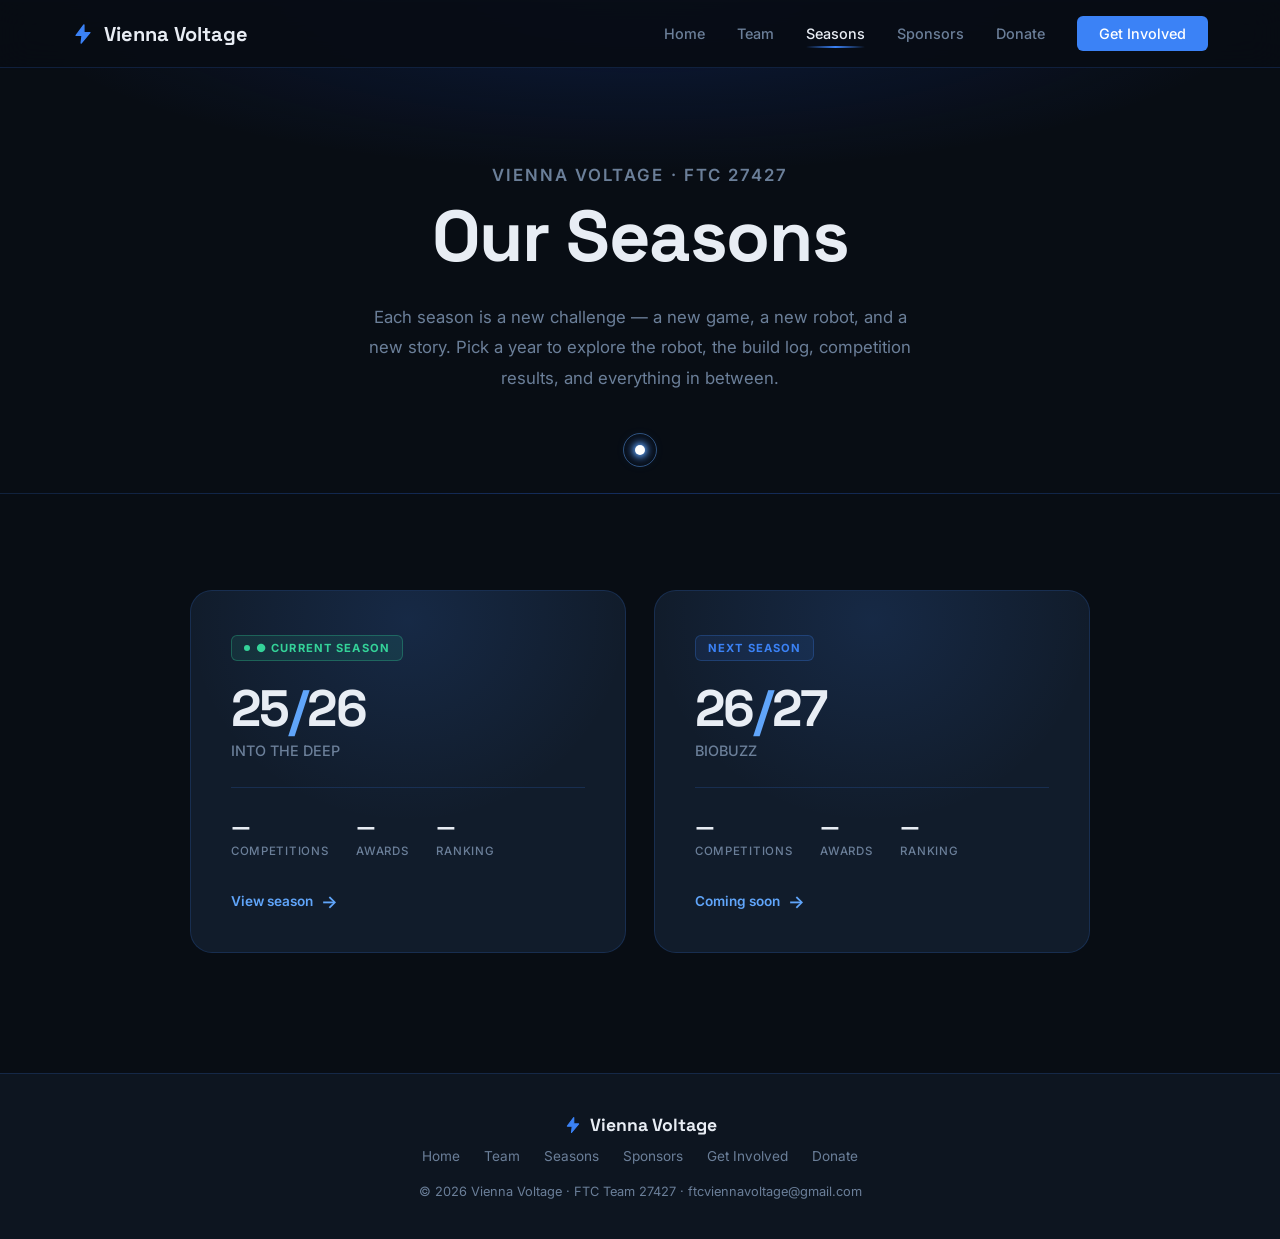
<file: Seasons (4).html>
<!DOCTYPE html>
<html lang="en">
<head>
<meta charset="UTF-8">
<meta name="viewport" content="width=device-width, initial-scale=1.0">
<title>Seasons | Vienna Voltage FTC 27427</title>
<link href="https://fonts.googleapis.com/css2?family=Space+Grotesk:wght@400;500;600;700&family=Inter:wght@300;400;500;600&display=swap" rel="stylesheet">
<link rel="stylesheet" href="voltage-fx.css?v=4">
<style>
:root{
  --bg:#080d14;--bg2:#0d1520;--bg3:#111c2b;
  --blue:#3b82f6;--blue2:#60a5fa;--blue3:#1d4ed8;
  --text:#e8edf4;--muted:#6b7f99;--border:rgba(59,130,246,.18);--card:rgba(255,255,255,.04);
}
*{margin:0;padding:0;box-sizing:border-box}
html{scroll-behavior:smooth}
body{background:var(--bg);color:var(--text);font-family:'Inter',sans-serif;overflow-x:hidden}
nav{position:fixed;top:0;width:100%;z-index:1000;background:rgba(8,13,20,.92);backdrop-filter:blur(16px);border-bottom:1px solid var(--border)}
.nav-inner{max-width:1200px;margin:auto;display:flex;justify-content:space-between;align-items:center;padding:16px 32px}
.nav-logo{font-family:'Space Grotesk',sans-serif;font-size:1.25rem;font-weight:700;color:var(--text);text-decoration:none;display:flex;align-items:center;gap:10px}
.nav-links{display:flex;gap:32px;align-items:center}
.nav-links a{color:var(--muted);text-decoration:none;font-size:.9rem;font-weight:500;transition:.2s}
.nav-links a:hover{color:var(--blue2)}
.nav-links a.active{color:var(--text)}
.nav-cta{background:var(--blue);color:#fff!important;padding:9px 22px;border-radius:6px;font-size:.85rem;font-weight:600;text-decoration:none;transition:.2s}
.nav-cta:hover{background:var(--blue3)!important}

.page-hero{padding:160px 32px 100px;text-align:center;background:radial-gradient(ellipse 70% 50% at 50% 0%,rgba(29,78,216,.2) 0%,transparent 70%);border-bottom:1px solid var(--border)}
.eyebrow{font-size:.75rem;font-weight:600;letter-spacing:.12em;text-transform:uppercase;color:var(--blue);margin-bottom:14px}
.page-hero h1{font-family:'Space Grotesk',sans-serif;font-size:clamp(2.5rem,6vw,4.5rem);font-weight:700;letter-spacing:-.02em;margin-bottom:20px}
.page-hero p{color:var(--muted);max-width:560px;margin:0 auto;line-height:1.8;font-size:1.05rem}

.seasons-section{padding:80px 32px 120px}
.container{max-width:900px;margin:auto}

.seasons-grid{display:grid;grid-template-columns:1fr 1fr;gap:28px;margin-top:16px}

.season-card{position:relative;background:var(--bg3);border:1px solid var(--border);border-radius:22px;overflow:hidden;text-decoration:none;display:block;transition:border-color .3s,transform .3s,box-shadow .3s}
.season-card:hover{border-color:rgba(59,130,246,.5);transform:translateY(-6px);box-shadow:0 24px 60px -16px rgba(29,78,216,.3)}

.season-card-glow{position:absolute;top:-40%;left:-10%;width:120%;height:160%;background:radial-gradient(ellipse 60% 50% at 50% 30%,rgba(59,130,246,.13),transparent 70%);pointer-events:none;transition:opacity .3s}
.season-card:hover .season-card-glow{opacity:1.6}

.season-card-inner{position:relative;z-index:1;padding:44px 40px 40px}

.season-badge{display:inline-flex;align-items:center;gap:6px;font-size:.7rem;font-weight:700;letter-spacing:.1em;text-transform:uppercase;color:var(--blue);background:rgba(59,130,246,.1);border:1px solid rgba(59,130,246,.25);border-radius:6px;padding:5px 12px;margin-bottom:22px}
.season-card.current .season-badge{color:#34d399;background:rgba(52,211,153,.1);border-color:rgba(52,211,153,.3)}
.season-card.current .season-badge::before{content:'';width:6px;height:6px;border-radius:50%;background:#34d399;animation:pulse-dot 1.6s ease-in-out infinite}
@keyframes pulse-dot{0%,100%{opacity:1;transform:scale(1)}50%{opacity:.5;transform:scale(.7)}}

.season-year{font-family:'Space Grotesk',sans-serif;font-size:3.2rem;font-weight:700;letter-spacing:-.03em;color:var(--text);line-height:1;margin-bottom:8px}
.season-year span{color:var(--blue2)}
.season-game{font-size:.9rem;color:var(--muted);margin-bottom:28px;font-weight:500}

.season-stats{display:flex;gap:28px;margin-bottom:32px;padding-top:24px;border-top:1px solid var(--border)}
.stat{display:flex;flex-direction:column;gap:3px}
.stat-val{font-family:'Space Grotesk',sans-serif;font-size:1.4rem;font-weight:700;color:var(--text)}
.stat-label{font-size:.72rem;color:var(--muted);text-transform:uppercase;letter-spacing:.06em;font-weight:500}

.season-cta{display:inline-flex;align-items:center;gap:8px;font-size:.85rem;font-weight:600;color:var(--blue2);transition:.2s}
.season-card:hover .season-cta{gap:12px;color:#fff}
.season-cta-arrow{font-size:1.1rem;transition:transform .2s}
.season-card:hover .season-cta-arrow{transform:translateX(3px)}

.season-divider{position:absolute;bottom:0;left:0;right:0;height:3px;background:linear-gradient(90deg,transparent,var(--blue3),var(--blue2),transparent);opacity:0;transition:opacity .3s}
.season-card:hover .season-divider{opacity:1}

footer{background:var(--bg2);border-top:1px solid var(--border);padding:40px 32px;text-align:center}
.footer-logo{font-family:'Space Grotesk',sans-serif;font-size:1.1rem;font-weight:700;margin-bottom:12px;display:flex;align-items:center;gap:8px;justify-content:center}
.footer-links{display:flex;gap:24px;justify-content:center;margin-bottom:20px;flex-wrap:wrap}
.footer-links a{color:var(--muted);text-decoration:none;font-size:.85rem;transition:.2s}
.footer-links a:hover{color:var(--blue2)}
.footer-copy{color:var(--muted);font-size:.8rem}

.fade{opacity:0;transform:translateY(30px);transition:opacity .7s ease,transform .7s ease}
.fade.visible{opacity:1;transform:translateY(0)}
@media(max-width:700px){.seasons-grid{grid-template-columns:1fr}.nav-links{display:none}.season-year{font-size:2.4rem}}

#prog{position:fixed;top:0;left:0;width:100%;height:2px;z-index:800}
#prog-bar{height:100%;width:0%;background:linear-gradient(90deg,#1d4ed8,#60a5fa,#a5f3fc);box-shadow:0 0 8px #3b82f6}
body{cursor:none!important}
#spark-canvas{position:fixed;inset:0;pointer-events:none;z-index:9999}
#cursor-glow{position:fixed;width:10px;height:10px;background:#fff;border-radius:50%;pointer-events:none;z-index:10000;transform:translate(-50%,-50%);transition:transform .1s,background .15s;box-shadow:0 0 6px 2px rgba(96,165,250,.9),0 0 14px 4px rgba(59,130,246,.4)}
</style>
</head>
<body>
<canvas id="spark-canvas"></canvas>
<div id="cursor-glow"></div>
<div id="prog"><div id="prog-bar"></div></div>

<nav>
  <div class="nav-inner">
    <a href="index.html" class="nav-logo">
      <svg width="22" height="22" viewBox="0 0 24 24" fill="none"><path d="M13 2L4.5 13.5H11L10 22L19.5 10.5H13L13 2Z" fill="#3b82f6" stroke="#3b82f6" stroke-width="1.5" stroke-linejoin="round"/></svg>
      Vienna Voltage
    </a>
    <div class="nav-links">
      <a href="index.html">Home</a>
      <a href="Team.html">Team</a>
      <a href="Seasons.html" class="active">Seasons</a>
      <a href="Sponsors.html">Sponsors</a>
      <a href="Donate.html">Donate</a>
      <a href="Get-Involved.html" class="nav-cta">Get Involved</a>
    </div>
  </div>
</nav>

<div class="page-hero">
  <p class="eyebrow">Vienna Voltage · FTC 27427</p>
  <h1>Our Seasons</h1>
  <p>Each season is a new challenge — a new game, a new robot, and a new story. Pick a year to explore the robot, the build log, competition results, and everything in between.</p>
</div>

<section class="seasons-section">
  <div class="container">
    <div class="seasons-grid">

      <!-- 2025–26 (current) -->
      <a href="Season-2526.html" class="season-card current fade">
        <div class="season-card-glow"></div>
        <div class="season-card-inner">
          <span class="season-badge">● Current Season</span>
          <div class="season-year">25<span>/</span>26</div>
          <p class="season-game">INTO THE DEEP</p>
          <div class="season-stats">
            <div class="stat"><span class="stat-val">—</span><span class="stat-label">Competitions</span></div>
            <div class="stat"><span class="stat-val">—</span><span class="stat-label">Awards</span></div>
            <div class="stat"><span class="stat-val">—</span><span class="stat-label">Ranking</span></div>
          </div>
          <span class="season-cta">View season <span class="season-cta-arrow">→</span></span>
        </div>
        <div class="season-divider"></div>
      </a>

      <!-- 2026–27 (upcoming) -->
      <a href="Season-2627.html" class="season-card fade">
        <div class="season-card-glow"></div>
        <div class="season-card-inner">
          <span class="season-badge">Next Season</span>
          <div class="season-year">26<span>/</span>27</div>
          <p class="season-game">BIOBUZZ</p>
          <div class="season-stats">
            <div class="stat"><span class="stat-val">—</span><span class="stat-label">Competitions</span></div>
            <div class="stat"><span class="stat-val">—</span><span class="stat-label">Awards</span></div>
            <div class="stat"><span class="stat-val">—</span><span class="stat-label">Ranking</span></div>
          </div>
          <span class="season-cta">Coming soon <span class="season-cta-arrow">→</span></span>
        </div>
        <div class="season-divider"></div>
      </a>

    </div>
  </div>
</section>

<footer>
  <div class="footer-logo">
    <svg width="18" height="18" viewBox="0 0 24 24" fill="none"><path d="M13 2L4.5 13.5H11L10 22L19.5 10.5H13L13 2Z" fill="#3b82f6" stroke="#3b82f6" stroke-width="1.5" stroke-linejoin="round"/></svg>
    Vienna Voltage
  </div>
  <div class="footer-links">
    <a href="index.html">Home</a><a href="Team.html">Team</a>
    <a href="Seasons.html">Seasons</a><a href="Sponsors.html">Sponsors</a>
    <a href="Get-Involved.html">Get Involved</a><a href="Donate.html">Donate</a>
  </div>
  <p class="footer-copy">© 2026 Vienna Voltage · FTC Team 27427 · ftcviennavoltage@gmail.com</p>
</footer>

<script src="voltage-fx.js?v=4"></script>
</body>
</html>
</file>
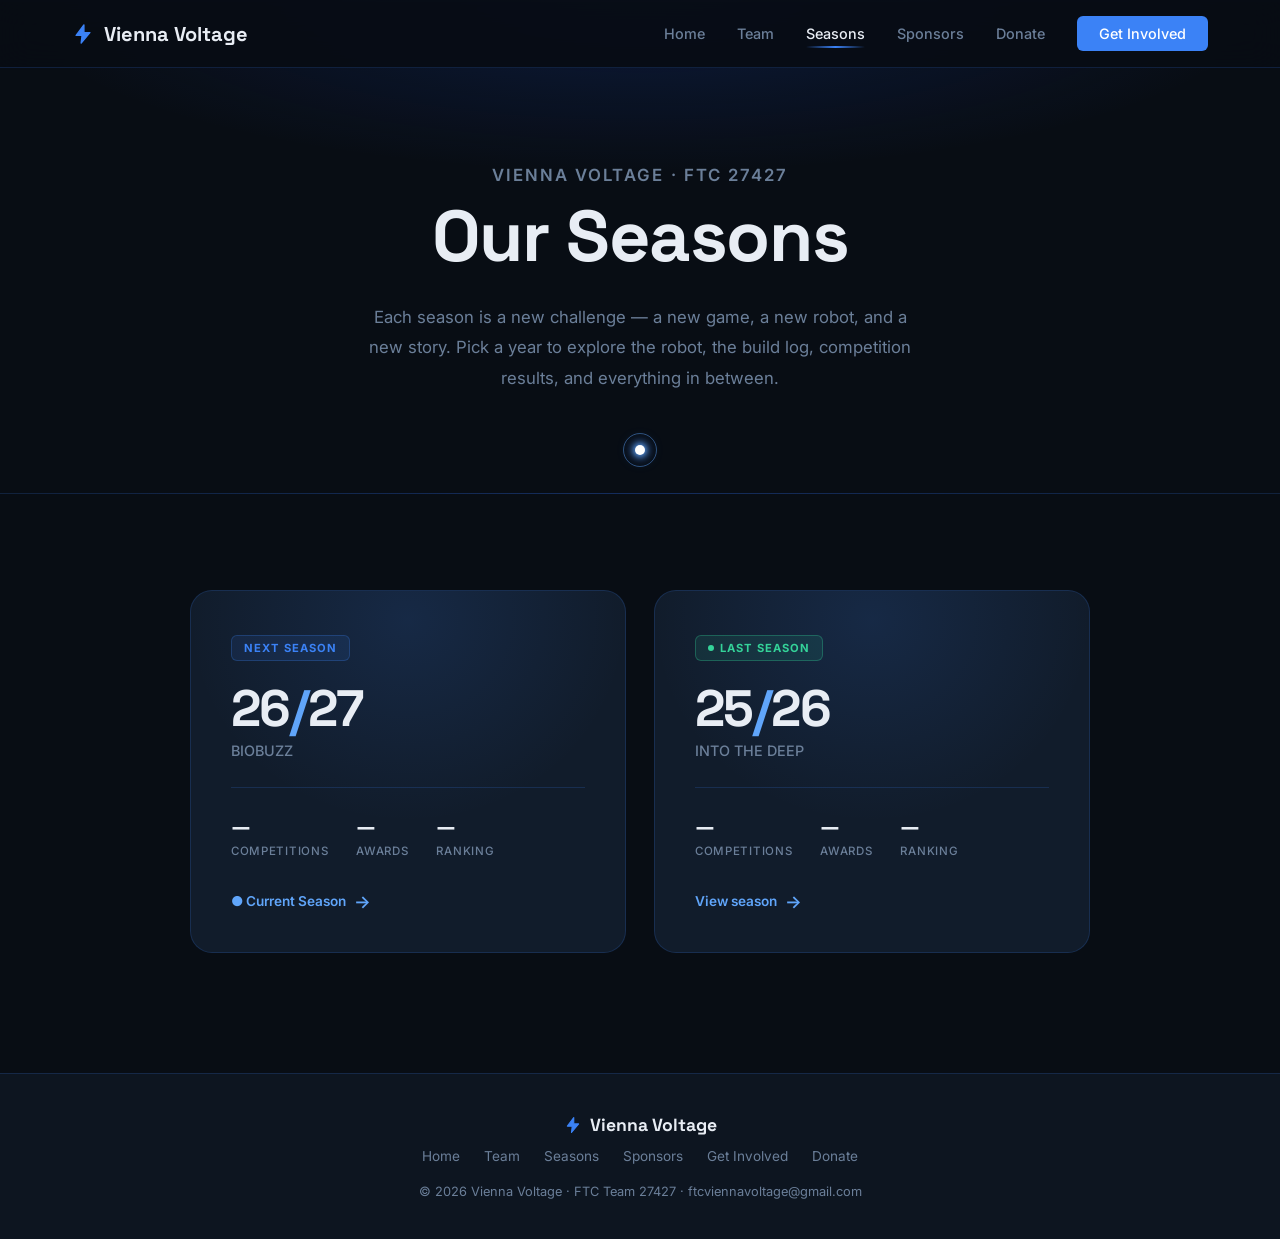
<file: seasons.html>
<!DOCTYPE html>
<html lang="en">
<head>
<meta charset="UTF-8">
<meta name="viewport" content="width=device-width, initial-scale=1.0">
<title>Seasons | Vienna Voltage FTC 27427</title>
<link href="https://fonts.googleapis.com/css2?family=Space+Grotesk:wght@400;500;600;700&family=Inter:wght@300;400;500;600&display=swap" rel="stylesheet">
<link rel="stylesheet" href="voltage-fx.css?v=4">
<style>
:root{
  --bg:#080d14;--bg2:#0d1520;--bg3:#111c2b;
  --blue:#3b82f6;--blue2:#60a5fa;--blue3:#1d4ed8;
  --text:#e8edf4;--muted:#6b7f99;--border:rgba(59,130,246,.18);--card:rgba(255,255,255,.04);
}
*{margin:0;padding:0;box-sizing:border-box}
html{scroll-behavior:smooth}
body{background:var(--bg);color:var(--text);font-family:'Inter',sans-serif;overflow-x:hidden}
nav{position:fixed;top:0;width:100%;z-index:1000;background:rgba(8,13,20,.92);backdrop-filter:blur(16px);border-bottom:1px solid var(--border)}
.nav-inner{max-width:1200px;margin:auto;display:flex;justify-content:space-between;align-items:center;padding:16px 32px}
.nav-logo{font-family:'Space Grotesk',sans-serif;font-size:1.25rem;font-weight:700;color:var(--text);text-decoration:none;display:flex;align-items:center;gap:10px}
.nav-links{display:flex;gap:32px;align-items:center}
.nav-links a{color:var(--muted);text-decoration:none;font-size:.9rem;font-weight:500;transition:.2s}
.nav-links a:hover{color:var(--blue2)}
.nav-links a.active{color:var(--text)}
.nav-cta{background:var(--blue);color:#fff!important;padding:9px 22px;border-radius:6px;font-size:.85rem;font-weight:600;text-decoration:none;transition:.2s}
.nav-cta:hover{background:var(--blue3)!important}

.page-hero{padding:160px 32px 100px;text-align:center;background:radial-gradient(ellipse 70% 50% at 50% 0%,rgba(29,78,216,.2) 0%,transparent 70%);border-bottom:1px solid var(--border)}
.eyebrow{font-size:.75rem;font-weight:600;letter-spacing:.12em;text-transform:uppercase;color:var(--blue);margin-bottom:14px}
.page-hero h1{font-family:'Space Grotesk',sans-serif;font-size:clamp(2.5rem,6vw,4.5rem);font-weight:700;letter-spacing:-.02em;margin-bottom:20px}
.page-hero p{color:var(--muted);max-width:560px;margin:0 auto;line-height:1.8;font-size:1.05rem}

.seasons-section{padding:80px 32px 120px}
.container{max-width:900px;margin:auto}

.seasons-grid{display:grid;grid-template-columns:1fr 1fr;gap:28px;margin-top:16px}

.season-card{position:relative;background:var(--bg3);border:1px solid var(--border);border-radius:22px;overflow:hidden;text-decoration:none;display:block;transition:border-color .3s,transform .3s,box-shadow .3s}
.season-card:hover{border-color:rgba(59,130,246,.5);transform:translateY(-6px);box-shadow:0 24px 60px -16px rgba(29,78,216,.3)}

.season-card-glow{position:absolute;top:-40%;left:-10%;width:120%;height:160%;background:radial-gradient(ellipse 60% 50% at 50% 30%,rgba(59,130,246,.13),transparent 70%);pointer-events:none;transition:opacity .3s}
.season-card:hover .season-card-glow{opacity:1.6}

.season-card-inner{position:relative;z-index:1;padding:44px 40px 40px}

.season-badge{display:inline-flex;align-items:center;gap:6px;font-size:.7rem;font-weight:700;letter-spacing:.1em;text-transform:uppercase;color:var(--blue);background:rgba(59,130,246,.1);border:1px solid rgba(59,130,246,.25);border-radius:6px;padding:5px 12px;margin-bottom:22px}
.season-card.current .season-badge{color:#34d399;background:rgba(52,211,153,.1);border-color:rgba(52,211,153,.3)}
.season-card.current .season-badge::before{content:'';width:6px;height:6px;border-radius:50%;background:#34d399;animation:pulse-dot 1.6s ease-in-out infinite}
@keyframes pulse-dot{0%,100%{opacity:1;transform:scale(1)}50%{opacity:.5;transform:scale(.7)}}

.season-year{font-family:'Space Grotesk',sans-serif;font-size:3.2rem;font-weight:700;letter-spacing:-.03em;color:var(--text);line-height:1;margin-bottom:8px}
.season-year span{color:var(--blue2)}
.season-game{font-size:.9rem;color:var(--muted);margin-bottom:28px;font-weight:500}

.season-stats{display:flex;gap:28px;margin-bottom:32px;padding-top:24px;border-top:1px solid var(--border)}
.stat{display:flex;flex-direction:column;gap:3px}
.stat-val{font-family:'Space Grotesk',sans-serif;font-size:1.4rem;font-weight:700;color:var(--text)}
.stat-label{font-size:.72rem;color:var(--muted);text-transform:uppercase;letter-spacing:.06em;font-weight:500}

.season-cta{display:inline-flex;align-items:center;gap:8px;font-size:.85rem;font-weight:600;color:var(--blue2);transition:.2s}
.season-card:hover .season-cta{gap:12px;color:#fff}
.season-cta-arrow{font-size:1.1rem;transition:transform .2s}
.season-card:hover .season-cta-arrow{transform:translateX(3px)}

.season-divider{position:absolute;bottom:0;left:0;right:0;height:3px;background:linear-gradient(90deg,transparent,var(--blue3),var(--blue2),transparent);opacity:0;transition:opacity .3s}
.season-card:hover .season-divider{opacity:1}

footer{background:var(--bg2);border-top:1px solid var(--border);padding:40px 32px;text-align:center}
.footer-logo{font-family:'Space Grotesk',sans-serif;font-size:1.1rem;font-weight:700;margin-bottom:12px;display:flex;align-items:center;gap:8px;justify-content:center}
.footer-links{display:flex;gap:24px;justify-content:center;margin-bottom:20px;flex-wrap:wrap}
.footer-links a{color:var(--muted);text-decoration:none;font-size:.85rem;transition:.2s}
.footer-links a:hover{color:var(--blue2)}
.footer-copy{color:var(--muted);font-size:.8rem}

.fade{opacity:0;transform:translateY(30px);transition:opacity .7s ease,transform .7s ease}
.fade.visible{opacity:1;transform:translateY(0)}
@media(max-width:700px){.seasons-grid{grid-template-columns:1fr}.nav-links{display:none}.season-year{font-size:2.4rem}}

#prog{position:fixed;top:0;left:0;width:100%;height:2px;z-index:800}
#prog-bar{height:100%;width:0%;background:linear-gradient(90deg,#1d4ed8,#60a5fa,#a5f3fc);box-shadow:0 0 8px #3b82f6}
body{cursor:none!important}
#spark-canvas{position:fixed;inset:0;pointer-events:none;z-index:9999}
#cursor-glow{position:fixed;width:10px;height:10px;background:#fff;border-radius:50%;pointer-events:none;z-index:10000;transform:translate(-50%,-50%);transition:transform .1s,background .15s;box-shadow:0 0 6px 2px rgba(96,165,250,.9),0 0 14px 4px rgba(59,130,246,.4)}
</style>
</head>
<body>
<canvas id="spark-canvas"></canvas>
<div id="cursor-glow"></div>
<div id="prog"><div id="prog-bar"></div></div>

<nav>
  <div class="nav-inner">
    <a href="index.html" class="nav-logo">
      <svg width="22" height="22" viewBox="0 0 24 24" fill="none"><path d="M13 2L4.5 13.5H11L10 22L19.5 10.5H13L13 2Z" fill="#3b82f6" stroke="#3b82f6" stroke-width="1.5" stroke-linejoin="round"/></svg>
      Vienna Voltage
    </a>
    <div class="nav-links">
      <a href="index.html">Home</a>
      <a href="team.html">Team</a>
      <a href="seasons.html" class="active">Seasons</a>
      <a href="sponsors.html">Sponsors</a>
      <a href="donate.html">Donate</a>
      <a href="get-involved.html" class="nav-cta">Get Involved</a>
    </div>
  </div>
</nav>

<div class="page-hero">
  <p class="eyebrow">Vienna Voltage · FTC 27427</p>
  <h1>Our Seasons</h1>
  <p>Each season is a new challenge — a new game, a new robot, and a new story. Pick a year to explore the robot, the build log, competition results, and everything in between.</p>
</div>

<section class="seasons-section">
  <div class="container">
    <div class="seasons-grid">

      <!-- 2026–27 (current) -->
      <a href="season-2627.html" class="season-card fade">
        <div class="season-card-glow"></div>
        <div class="season-card-inner">
          <span class="season-badge">Next Season</span>
          <div class="season-year">26<span>/</span>27</div>
          <p class="season-game">BIOBUZZ</p>
          <div class="season-stats">
            <div class="stat"><span class="stat-val">—</span><span class="stat-label">Competitions</span></div>
            <div class="stat"><span class="stat-val">—</span><span class="stat-label">Awards</span></div>
            <div class="stat"><span class="stat-val">—</span><span class="stat-label">Ranking</span></div>
          </div>
          <span class="season-cta">● Current Season <span class="season-cta-arrow">→</span></span>
        </div>
        <div class="season-divider"></div>
      </a>

      <!-- 2025–26 (last) -->
      <a href="season-2526.html" class="season-card current fade">
        <div class="season-card-glow"></div>
        <div class="season-card-inner">
          <span class="season-badge">Last Season</span>
          <div class="season-year">25<span>/</span>26</div>
          <p class="season-game">INTO THE DEEP</p>
          <div class="season-stats">
            <div class="stat"><span class="stat-val">—</span><span class="stat-label">Competitions</span></div>
            <div class="stat"><span class="stat-val">—</span><span class="stat-label">Awards</span></div>
            <div class="stat"><span class="stat-val">—</span><span class="stat-label">Ranking</span></div>
          </div>
          <span class="season-cta">View season <span class="season-cta-arrow">→</span></span>
        </div>
        <div class="season-divider"></div>
      </a>

    </div>
  </div>
</section>

<footer>
  <div class="footer-logo">
    <svg width="18" height="18" viewBox="0 0 24 24" fill="none"><path d="M13 2L4.5 13.5H11L10 22L19.5 10.5H13L13 2Z" fill="#3b82f6" stroke="#3b82f6" stroke-width="1.5" stroke-linejoin="round"/></svg>
    Vienna Voltage
  </div>
  <div class="footer-links">
    <a href="index.html">Home</a><a href="team.html">Team</a>
    <a href="seasons.html">Seasons</a><a href="sponsors.html">Sponsors</a>
    <a href="get-involved.html">Get Involved</a><a href="donate.html">Donate</a>
  </div>
  <p class="footer-copy">© 2026 Vienna Voltage · FTC Team 27427 · ftcviennavoltage@gmail.com</p>
</footer>

<script src="voltage-fx.js?v=4"></script>
</body>
</html>
</file>
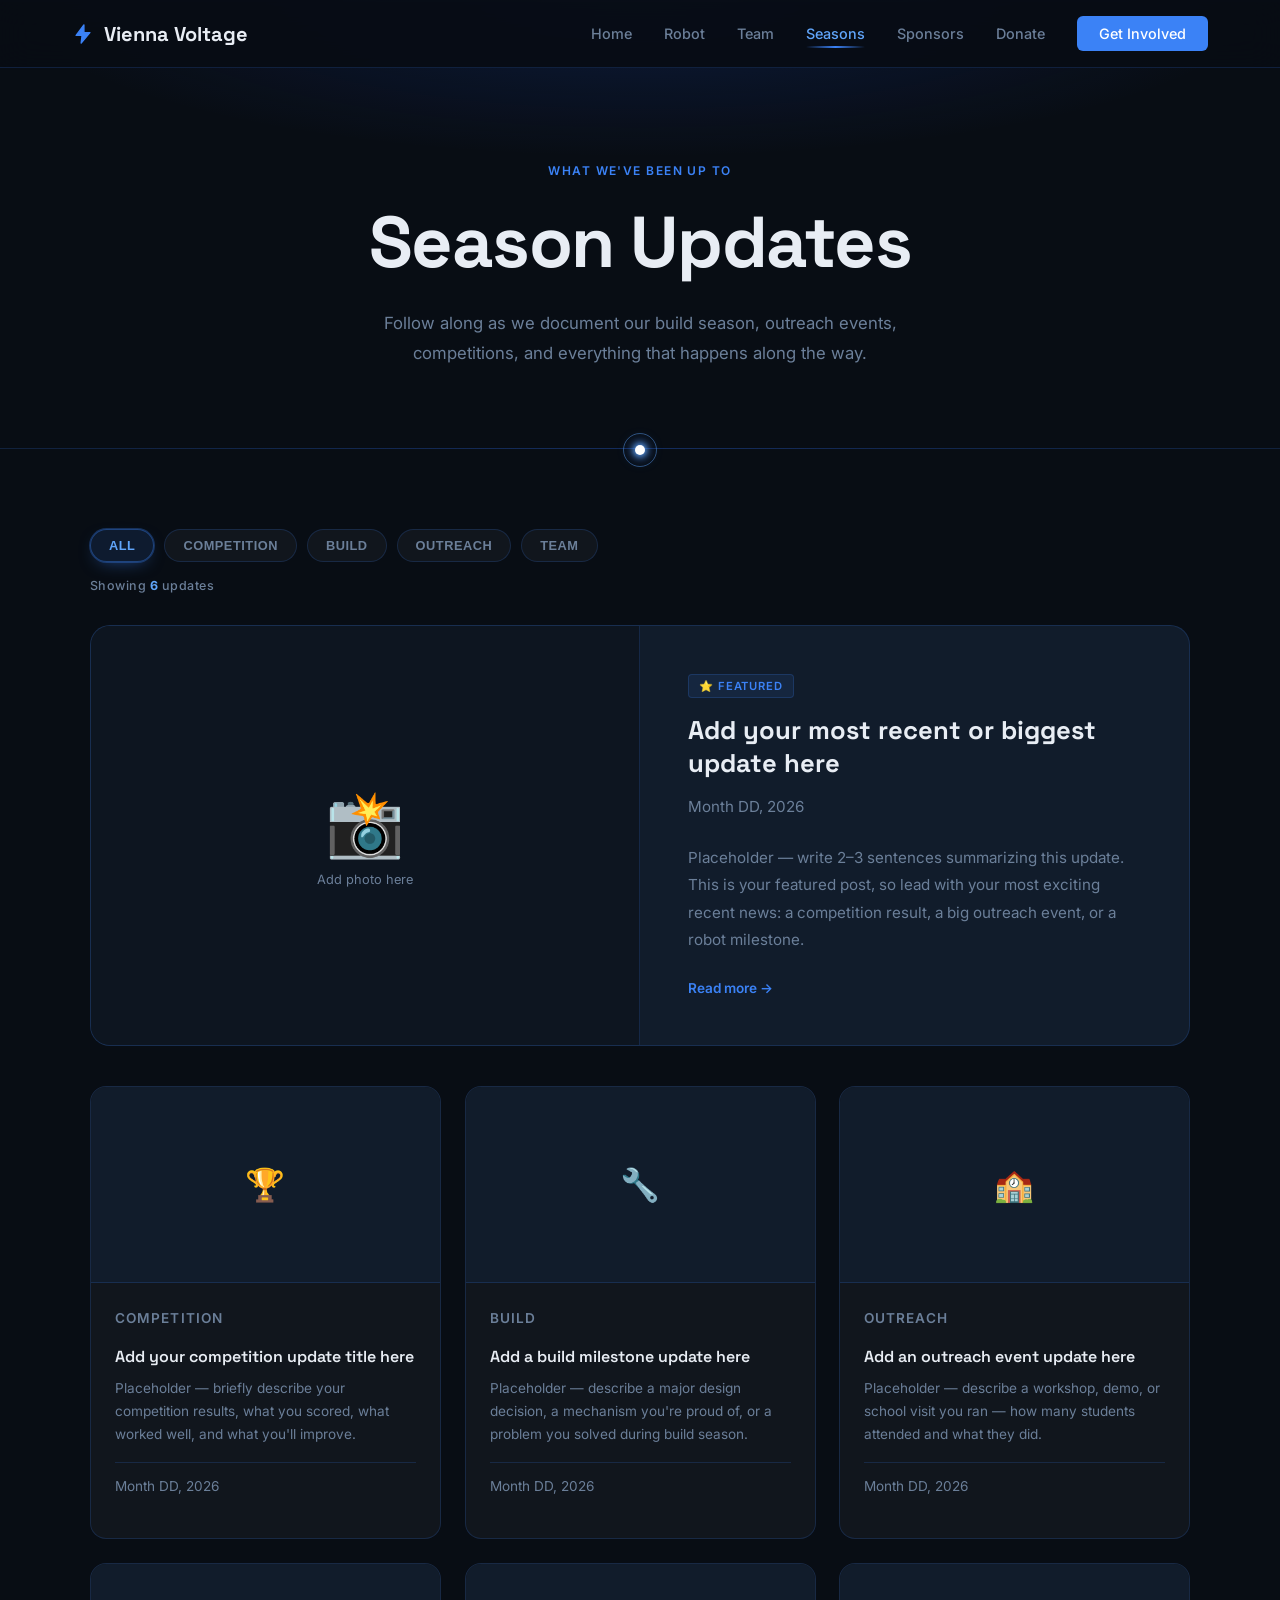
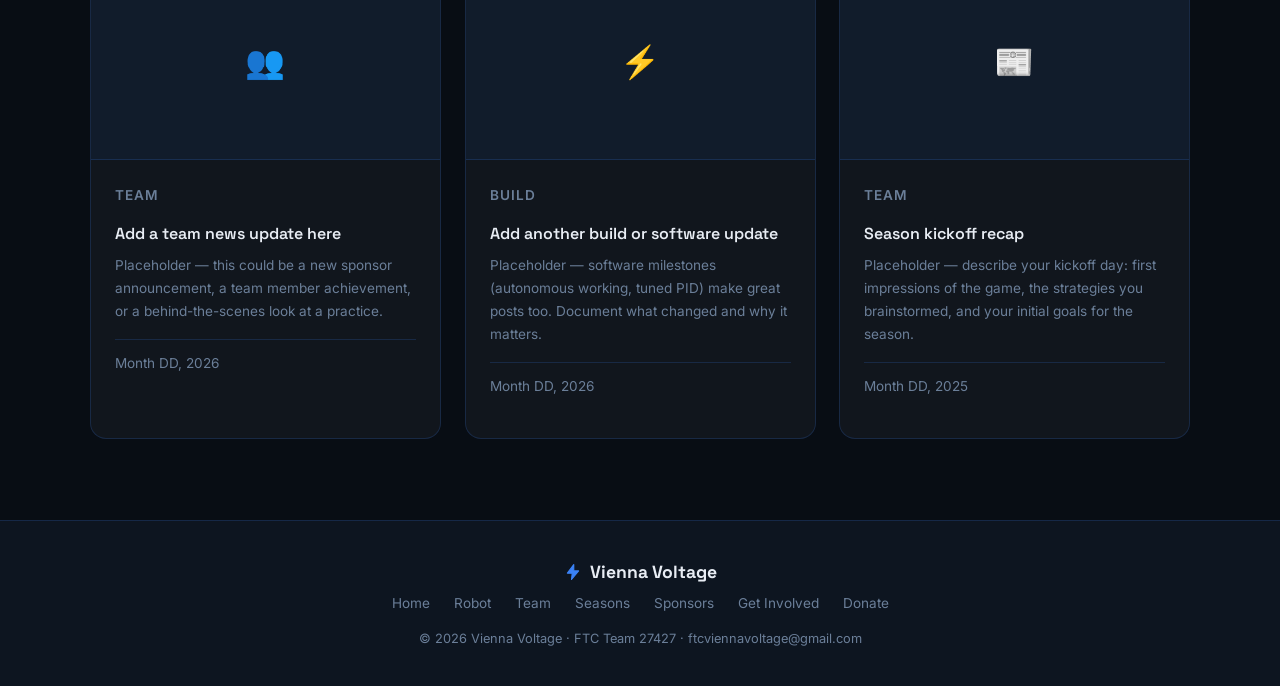
<file: Seasons.html>
<!DOCTYPE html>
<html lang="en">
<head>
<meta charset="UTF-8">
<meta name="viewport" content="width=device-width, initial-scale=1.0">
<title>Season Updates | Vienna Voltage FTC 27427</title>
<link href="https://fonts.googleapis.com/css2?family=Space+Grotesk:wght@400;500;600;700&family=Inter:wght@300;400;500;600&display=swap" rel="stylesheet">
<link rel="stylesheet" href="voltage-fx.css?v=4">
<style>
:root{
  --bg:#080d14;--bg2:#0d1520;--bg3:#111c2b;
  --blue:#3b82f6;--blue2:#60a5fa;--blue3:#1d4ed8;
  --text:#e8edf4;--muted:#6b7f99;--border:rgba(59,130,246,.18);--card:rgba(255,255,255,.04);
}
*{margin:0;padding:0;box-sizing:border-box}
html{scroll-behavior:smooth}
body{background:var(--bg);color:var(--text);font-family:'Inter',sans-serif;overflow-x:hidden}
nav{position:fixed;top:0;width:100%;z-index:1000;background:rgba(8,13,20,.92);backdrop-filter:blur(16px);border-bottom:1px solid var(--border)}
.nav-inner{max-width:1200px;margin:auto;display:flex;justify-content:space-between;align-items:center;padding:16px 32px}
.nav-logo{font-family:'Space Grotesk',sans-serif;font-size:1.25rem;font-weight:700;color:var(--text);text-decoration:none;display:flex;align-items:center;gap:10px}
.nav-links{display:flex;gap:32px;align-items:center}
.nav-links a{color:var(--muted);text-decoration:none;font-size:.9rem;font-weight:500;transition:.2s}
.nav-links a:hover{color:var(--blue2)}
.nav-cta{background:var(--blue);color:#fff!important;padding:9px 22px;border-radius:6px;font-size:.85rem;font-weight:600;text-decoration:none;transition:.2s}
.nav-cta:hover{background:var(--blue3)!important}

.page-hero{padding:160px 32px 80px;text-align:center;background:radial-gradient(ellipse 70% 50% at 50% 0%,rgba(29,78,216,.2) 0%,transparent 70%);border-bottom:1px solid var(--border)}
.page-hero .eyebrow{font-size:.75rem;font-weight:600;letter-spacing:.12em;text-transform:uppercase;color:var(--blue);margin-bottom:14px}
.page-hero h1{font-family:'Space Grotesk',sans-serif;font-size:clamp(2.5rem,6vw,4.5rem);font-weight:700;letter-spacing:-.02em;margin-bottom:20px}
.page-hero p{color:var(--muted);max-width:600px;margin:0 auto;line-height:1.8;font-size:1.05rem}

section{padding:80px 32px}
.container{max-width:1100px;margin:auto}
.section-eyebrow{font-size:.75rem;font-weight:600;letter-spacing:.12em;text-transform:uppercase;color:var(--blue);margin-bottom:10px}
.section-title{font-family:'Space Grotesk',sans-serif;font-size:clamp(1.8rem,3vw,2.4rem);font-weight:700;color:var(--text);margin-bottom:40px;letter-spacing:-.01em}

/* FILTER TABS */
.filter-row{display:flex;gap:10px;margin-bottom:44px;flex-wrap:wrap}
.filter-btn{background:var(--card);border:1px solid var(--border);color:var(--muted);padding:8px 18px;border-radius:999px;font-size:.8rem;font-weight:600;cursor:pointer;transition:.2s;letter-spacing:.04em;text-transform:uppercase}
.filter-btn:hover,.filter-btn.active{background:rgba(59,130,246,.12);border-color:rgba(59,130,246,.4);color:var(--blue2)}
.filter-btn.active{box-shadow:0 0 0 1px rgba(59,130,246,.3), 0 6px 18px -8px rgba(59,130,246,.6)}
.filter-count{font-size:.78rem;color:var(--muted);letter-spacing:.04em;margin:-28px 0 32px;font-weight:500}
.filter-count b{color:var(--blue2);font-weight:700}
@keyframes pop-in{from{opacity:0;transform:translateY(16px) scale(.95)}to{opacity:1;transform:none}}
.post-card.is-hidden{display:none}
.post-card.is-shown{animation:pop-in .5s cubic-bezier(.22,1,.36,1) both}

/* FEATURED POST */
.featured-post{background:var(--bg3);border:1px solid var(--border);border-radius:20px;overflow:hidden;display:grid;grid-template-columns:1fr 1fr;margin-bottom:40px;transition:.3s}
.featured-post:hover{border-color:rgba(59,130,246,.4)}
.featured-photo{background:var(--bg2);display:flex;align-items:center;justify-content:center;flex-direction:column;gap:10px;padding:60px;border-right:1px solid var(--border)}
.featured-photo-icon{font-size:4rem}
.featured-photo p{color:var(--muted);font-size:.8rem}
.featured-content{padding:48px}
.featured-badge{display:inline-block;font-size:.7rem;font-weight:600;letter-spacing:.08em;text-transform:uppercase;color:var(--blue);background:rgba(59,130,246,.1);border:1px solid rgba(59,130,246,.2);border-radius:4px;padding:4px 10px;margin-bottom:16px}
.featured-content h2{font-family:'Space Grotesk',sans-serif;font-size:1.6rem;font-weight:700;margin-bottom:12px;color:var(--text);line-height:1.3}
.featured-date{font-size:.8rem;color:var(--muted);margin-bottom:16px}
.featured-content p{color:var(--muted);line-height:1.8;font-size:.95rem;margin-bottom:24px}
.read-more{color:var(--blue);font-size:.85rem;font-weight:600;text-decoration:none;display:inline-flex;align-items:center;gap:6px;transition:.2s}
.read-more:hover{color:var(--blue2)}

/* POST GRID */
.posts-grid{display:grid;grid-template-columns:repeat(3,1fr);gap:24px}
.post-card{background:var(--card);border:1px solid var(--border);border-radius:16px;overflow:hidden;transition:.3s}
.post-card:hover{border-color:rgba(59,130,246,.4);transform:translateY(-4px)}
.post-thumb{background:var(--bg3);aspect-ratio:16/9;display:flex;align-items:center;justify-content:center;font-size:2rem;border-bottom:1px solid var(--border)}
.post-body{padding:24px}
.post-cat{font-size:.7rem;font-weight:600;letter-spacing:.08em;text-transform:uppercase;color:var(--blue);margin-bottom:10px}
.post-card h3{font-family:'Space Grotesk',sans-serif;font-size:1rem;font-weight:600;margin-bottom:8px;color:var(--text);line-height:1.4}
.post-card p{color:var(--muted);font-size:.85rem;line-height:1.7;margin-bottom:16px}
.post-date{font-size:.75rem;color:var(--muted);border-top:1px solid var(--border);padding-top:12px}

footer{background:var(--bg2);border-top:1px solid var(--border);padding:40px 32px;text-align:center}
.footer-logo{font-family:'Space Grotesk',sans-serif;font-size:1.1rem;font-weight:700;margin-bottom:12px;display:flex;align-items:center;gap:8px;justify-content:center}
.footer-links{display:flex;gap:24px;justify-content:center;margin-bottom:20px;flex-wrap:wrap}
.footer-links a{color:var(--muted);text-decoration:none;font-size:.85rem;transition:.2s}
.footer-links a:hover{color:var(--blue2)}
.footer-copy{color:var(--muted);font-size:.8rem}

.fade{opacity:0;transform:translateY(30px);transition:opacity .7s ease,transform .7s ease}
.fade.visible{opacity:1;transform:translateY(0)}
@media(max-width:900px){.featured-post{grid-template-columns:1fr}.featured-photo{display:none}.posts-grid{grid-template-columns:1fr 1fr}.nav-links{display:none}}
@media(max-width:600px){.posts-grid{grid-template-columns:1fr}}
#prog{position:fixed;top:0;left:0;width:100%;height:2px;z-index:800}
#prog-bar{height:100%;width:0%;background:linear-gradient(90deg,#1d4ed8,#60a5fa,#a5f3fc);box-shadow:0 0 8px #3b82f6}

/* SPARK CURSOR */
body { cursor: none !important; }
#spark-canvas { position: fixed; inset: 0; pointer-events: none; z-index: 9999; }
#cursor-glow { position: fixed; width: 10px; height: 10px; background: #fff; border-radius: 50%; pointer-events: none; z-index: 10000; transform: translate(-50%,-50%); transition: transform .1s, background .15s; box-shadow: 0 0 6px 2px rgba(96,165,250,.9), 0 0 14px 4px rgba(59,130,246,.4); }

</style>
</head>
<body>
<canvas id="spark-canvas"></canvas>
<div id="cursor-glow"></div>

<nav>
  <div class="nav-inner">
    <a href="index.html" class="nav-logo">
      <svg width="22" height="22" viewBox="0 0 24 24" fill="none"><path d="M13 2L4.5 13.5H11L10 22L19.5 10.5H13L13 2Z" fill="#3b82f6" stroke="#3b82f6" stroke-width="1.5" stroke-linejoin="round"/></svg>
      Vienna Voltage
    </a>
    <div class="nav-links">
      <a href="index.html">Home</a>
      <a href="Robot.html">Robot</a>
      <a href="Team.html">Team</a>
      <a href="Seasons.html">Seasons</a>
      <a href="Sponsors.html">Sponsors</a>
      <a href="Donate.html">Donate</a>
      <a href="Get-Involved.html" class="nav-cta">Get Involved</a>
    </div>
  </div>
</nav>

<div class="page-hero">
  <p class="eyebrow">What we've been up to</p>
  <h1>Season Updates</h1>
  <p>Follow along as we document our build season, outreach events, competitions, and everything that happens along the way.</p>
</div>

<section>
  <div class="container">

    <div class="filter-row fade">
      <button class="filter-btn active" data-filter="all">All</button>
      <button class="filter-btn" data-filter="competition">Competition</button>
      <button class="filter-btn" data-filter="build">Build</button>
      <button class="filter-btn" data-filter="outreach">Outreach</button>
      <button class="filter-btn" data-filter="team">Team</button>
    </div>
    <p class="filter-count fade" id="filterCount"></p>

    <!-- FEATURED POST -->
    <div class="featured-post fade">
      <div class="featured-photo">
        <div class="featured-photo-icon">📸</div>
        <p>Add photo here</p>
      </div>
      <div class="featured-content">
        <span class="featured-badge">⭐ Featured</span>
        <h2>Add your most recent or biggest update here</h2>
        <p class="featured-date">Month DD, 2026</p>
        <p>Placeholder — write 2–3 sentences summarizing this update. This is your featured post, so lead with your most exciting recent news: a competition result, a big outreach event, or a robot milestone.</p>
        <a href="#" class="read-more">Read more →</a>
      </div>
    </div>

    <!-- POSTS GRID -->
    <div class="posts-grid">

      <div class="post-card fade" data-cat="competition">
        <div class="post-thumb">🏆</div>
        <div class="post-body">
          <p class="post-cat">Competition</p>
          <h3>Add your competition update title here</h3>
          <p>Placeholder — briefly describe your competition results, what you scored, what worked well, and what you'll improve.</p>
          <p class="post-date">Month DD, 2026</p>
        </div>
      </div>

      <div class="post-card fade" data-cat="build">
        <div class="post-thumb">🔧</div>
        <div class="post-body">
          <p class="post-cat">Build</p>
          <h3>Add a build milestone update here</h3>
          <p>Placeholder — describe a major design decision, a mechanism you're proud of, or a problem you solved during build season.</p>
          <p class="post-date">Month DD, 2026</p>
        </div>
      </div>

      <div class="post-card fade" data-cat="outreach">
        <div class="post-thumb">🏫</div>
        <div class="post-body">
          <p class="post-cat">Outreach</p>
          <h3>Add an outreach event update here</h3>
          <p>Placeholder — describe a workshop, demo, or school visit you ran — how many students attended and what they did.</p>
          <p class="post-date">Month DD, 2026</p>
        </div>
      </div>

      <div class="post-card fade" data-cat="team">
        <div class="post-thumb">👥</div>
        <div class="post-body">
          <p class="post-cat">Team</p>
          <h3>Add a team news update here</h3>
          <p>Placeholder — this could be a new sponsor announcement, a team member achievement, or a behind-the-scenes look at a practice.</p>
          <p class="post-date">Month DD, 2026</p>
        </div>
      </div>

      <div class="post-card fade" data-cat="build">
        <div class="post-thumb">⚡</div>
        <div class="post-body">
          <p class="post-cat">Build</p>
          <h3>Add another build or software update</h3>
          <p>Placeholder — software milestones (autonomous working, tuned PID) make great posts too. Document what changed and why it matters.</p>
          <p class="post-date">Month DD, 2026</p>
        </div>
      </div>

      <div class="post-card fade" data-cat="team">
        <div class="post-thumb">📰</div>
        <div class="post-body">
          <p class="post-cat">Team</p>
          <h3>Season kickoff recap</h3>
          <p>Placeholder — describe your kickoff day: first impressions of the game, the strategies you brainstormed, and your initial goals for the season.</p>
          <p class="post-date">Month DD, 2025</p>
        </div>
      </div>

    </div>
  </div>
</section>

<footer>
  <div class="footer-logo">
    <svg width="18" height="18" viewBox="0 0 24 24" fill="none"><path d="M13 2L4.5 13.5H11L10 22L19.5 10.5H13L13 2Z" fill="#3b82f6" stroke="#3b82f6" stroke-width="1.5" stroke-linejoin="round"/></svg>
    Vienna Voltage
  </div>
  <div class="footer-links">
    <a href="index.html">Home</a><a href="Robot.html">Robot</a><a href="Team.html">Team</a>
    <a href="Seasons.html">Seasons</a><a href="Sponsors.html">Sponsors</a>
    <a href="Get-Involved.html">Get Involved</a><a href="Donate.html">Donate</a>
  </div>
  <p class="footer-copy">© 2026 Vienna Voltage · FTC Team 27427 · ftcviennavoltage@gmail.com</p>
</footer>

<script src="voltage-fx.js?v=4"></script>
<script>
(function(){
  var btns = [].slice.call(document.querySelectorAll('.filter-btn'));
  var cards = [].slice.call(document.querySelectorAll('.posts-grid .post-card'));
  var count = document.getElementById('filterCount');
  function apply(cat){
    var shown = 0;
    cards.forEach(function(c){
      var match = cat === 'all' || c.dataset.cat === cat;
      if(match){
        c.classList.remove('is-hidden');
        c.classList.remove('is-shown');
        void c.offsetWidth;        /* restart entrance animation */
        c.classList.add('is-shown');
        shown++;
      } else {
        c.classList.add('is-hidden');
        c.classList.remove('is-shown');
      }
    });
    if(count){
      var label = cat === 'all' ? 'updates' : (cat.charAt(0).toUpperCase()+cat.slice(1));
      count.innerHTML = 'Showing <b>' + shown + '</b> ' + (cat==='all' ? 'updates' : (shown===1?'post':'posts') + ' in ' + label);
    }
  }
  btns.forEach(function(b){
    b.addEventListener('click', function(){
      btns.forEach(function(x){ x.classList.remove('active'); });
      b.classList.add('active');
      apply(b.dataset.filter || 'all');
    });
  });
  apply('all');
})();
</script>

</body>
</html>
</file>
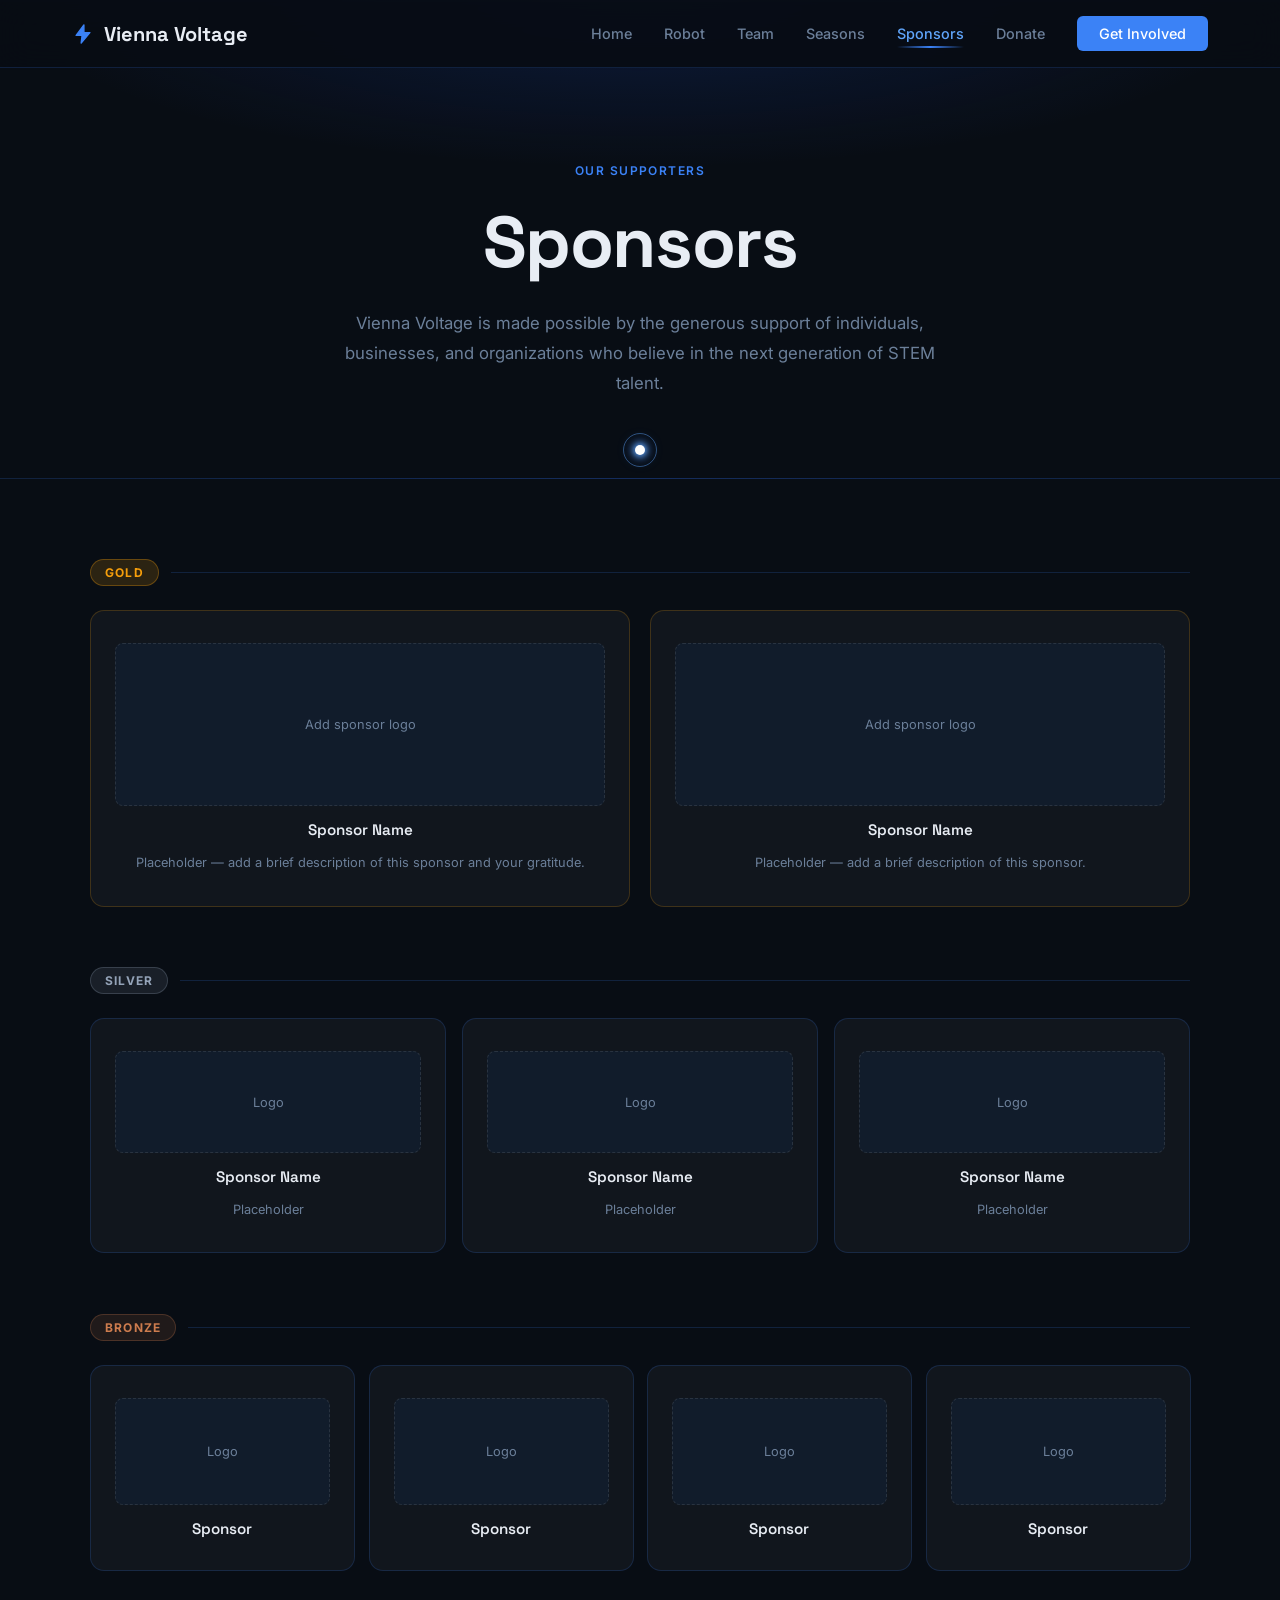
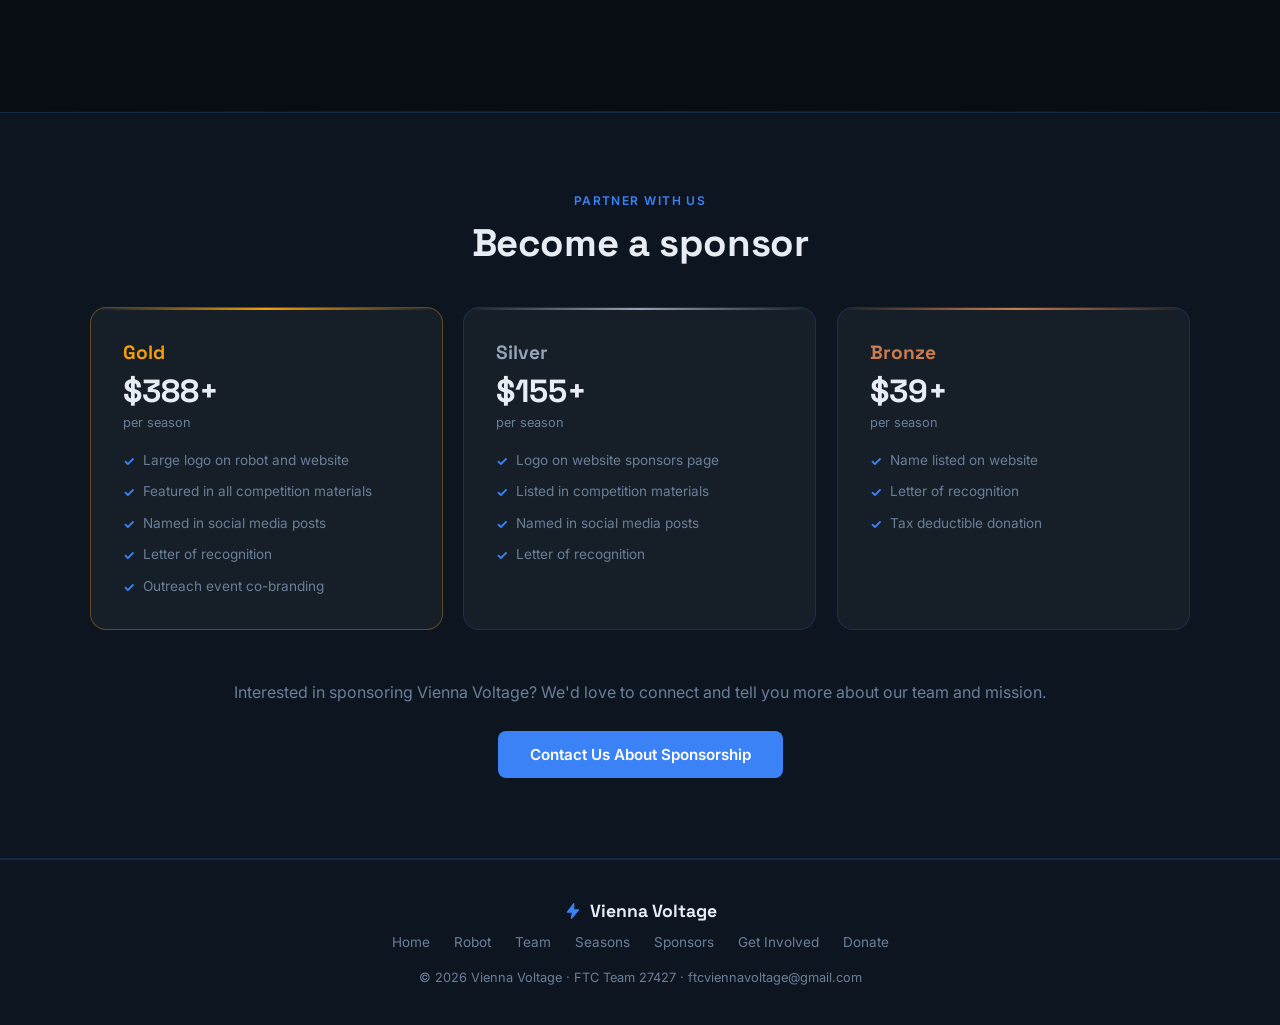
<file: Sponsors.html>
<!DOCTYPE html>
<html lang="en">
<head>
<meta charset="UTF-8">
<meta name="viewport" content="width=device-width, initial-scale=1.0">
<title>Sponsors | Vienna Voltage FTC 27427</title>
<link href="https://fonts.googleapis.com/css2?family=Space+Grotesk:wght@400;500;600;700&family=Inter:wght@300;400;500;600&display=swap" rel="stylesheet">
<link rel="stylesheet" href="voltage-fx.css?v=4">
<style>
:root{
  --bg:#080d14;--bg2:#0d1520;--bg3:#111c2b;
  --blue:#3b82f6;--blue2:#60a5fa;--blue3:#1d4ed8;
  --text:#e8edf4;--muted:#6b7f99;--border:rgba(59,130,246,.18);--card:rgba(255,255,255,.04);
  --gold:#f59e0b;--silver:#94a3b8;--bronze:#cd7c4e;
}
*{margin:0;padding:0;box-sizing:border-box}
html{scroll-behavior:smooth}
body{background:var(--bg);color:var(--text);font-family:'Inter',sans-serif;overflow-x:hidden}
nav{position:fixed;top:0;width:100%;z-index:1000;background:rgba(8,13,20,.92);backdrop-filter:blur(16px);border-bottom:1px solid var(--border)}
.nav-inner{max-width:1200px;margin:auto;display:flex;justify-content:space-between;align-items:center;padding:16px 32px}
.nav-logo{font-family:'Space Grotesk',sans-serif;font-size:1.25rem;font-weight:700;color:var(--text);text-decoration:none;display:flex;align-items:center;gap:10px}
.nav-links{display:flex;gap:32px;align-items:center}
.nav-links a{color:var(--muted);text-decoration:none;font-size:.9rem;font-weight:500;transition:.2s}
.nav-links a:hover{color:var(--blue2)}
.nav-cta{background:var(--blue);color:#fff!important;padding:9px 22px;border-radius:6px;font-size:.85rem;font-weight:600;text-decoration:none;transition:.2s}
.nav-cta:hover{background:var(--blue3)!important}

.page-hero{padding:160px 32px 80px;text-align:center;background:radial-gradient(ellipse 70% 50% at 50% 0%,rgba(29,78,216,.2) 0%,transparent 70%);border-bottom:1px solid var(--border)}
.page-hero .eyebrow{font-size:.75rem;font-weight:600;letter-spacing:.12em;text-transform:uppercase;color:var(--blue);margin-bottom:14px}
.page-hero h1{font-family:'Space Grotesk',sans-serif;font-size:clamp(2.5rem,6vw,4.5rem);font-weight:700;letter-spacing:-.02em;margin-bottom:20px}
.page-hero p{color:var(--muted);max-width:600px;margin:0 auto;line-height:1.8;font-size:1.05rem}

section{padding:80px 32px}
.container{max-width:1100px;margin:auto}
.section-eyebrow{font-size:.75rem;font-weight:600;letter-spacing:.12em;text-transform:uppercase;color:var(--blue);margin-bottom:10px;text-align:center}
.section-title{font-family:'Space Grotesk',sans-serif;font-size:clamp(1.8rem,3vw,2.4rem);font-weight:700;color:var(--text);margin-bottom:40px;letter-spacing:-.01em;text-align:center}
.divider{width:100%;height:1px;background:linear-gradient(to right,transparent,var(--border),transparent)}

/* TIER HEADER */
.tier-header{display:flex;align-items:center;gap:12px;margin-bottom:24px}
.tier-badge{font-size:.75rem;font-weight:700;letter-spacing:.1em;text-transform:uppercase;padding:5px 14px;border-radius:999px}
.tier-gold .tier-badge{background:rgba(245,158,11,.15);color:var(--gold);border:1px solid rgba(245,158,11,.3)}
.tier-silver .tier-badge{background:rgba(148,163,184,.12);color:var(--silver);border:1px solid rgba(148,163,184,.25)}
.tier-bronze .tier-badge{background:rgba(205,124,78,.12);color:var(--bronze);border:1px solid rgba(205,124,78,.25)}
.tier-line{flex:1;height:1px;background:var(--border)}

/* SPONSOR GRIDS */
.sponsor-grid-gold{display:grid;grid-template-columns:repeat(2,1fr);gap:20px;margin-bottom:60px}
.sponsor-grid-silver{display:grid;grid-template-columns:repeat(3,1fr);gap:16px;margin-bottom:60px}
.sponsor-grid-bronze{display:grid;grid-template-columns:repeat(4,1fr);gap:14px;margin-bottom:60px}

.sponsor-card{background:var(--card);border:1px solid var(--border);border-radius:14px;padding:32px 24px;display:flex;flex-direction:column;align-items:center;text-align:center;gap:14px;transition:.3s}
.sponsor-card:hover{border-color:rgba(59,130,246,.35);transform:translateY(-3px)}
.sponsor-logo-area{width:100%;aspect-ratio:3/1;background:var(--bg3);border-radius:8px;display:flex;align-items:center;justify-content:center;font-size:.8rem;color:var(--muted);border:1px dashed rgba(255,255,255,.1)}
.sponsor-name{font-family:'Space Grotesk',sans-serif;font-size:.95rem;font-weight:600;color:var(--text)}
.sponsor-desc{font-size:.8rem;color:var(--muted);line-height:1.6}

.sponsor-card.gold-card{border-color:rgba(245,158,11,.2)}
.sponsor-card.gold-card:hover{border-color:rgba(245,158,11,.5)}

/* BECOME A SPONSOR */
.become-section{background:var(--bg2);border-top:1px solid var(--border);border-bottom:1px solid var(--border)}
.tiers-grid{display:grid;grid-template-columns:repeat(3,1fr);gap:20px;margin-top:20px}
.tier-card{background:var(--card);border:1px solid var(--border);border-radius:16px;padding:32px;transition:.3s;position:relative;overflow:hidden}
.tier-card.featured{border-color:rgba(245,158,11,.35)}
.tier-card::before{content:'';position:absolute;top:0;left:0;right:0;height:2px}
.tier-gold-card::before{background:linear-gradient(90deg,transparent,var(--gold),transparent)}
.tier-silver-card::before{background:linear-gradient(90deg,transparent,var(--silver),transparent)}
.tier-bronze-card::before{background:linear-gradient(90deg,transparent,var(--bronze),transparent)}
.tier-name{font-family:'Space Grotesk',sans-serif;font-size:1.2rem;font-weight:700;margin-bottom:6px}
.tier-gold-card .tier-name{color:var(--gold)}
.tier-silver-card .tier-name{color:var(--silver)}
.tier-bronze-card .tier-name{color:var(--bronze)}
.tier-amount{font-family:'Space Grotesk',sans-serif;font-size:2rem;font-weight:700;color:var(--text);margin-bottom:4px}
.tier-note{font-size:.8rem;color:var(--muted);margin-bottom:20px}
.tier-perks{list-style:none;display:flex;flex-direction:column;gap:10px}
.tier-perks li{font-size:.85rem;color:var(--muted);display:flex;align-items:flex-start;gap:8px;line-height:1.5}
.tier-perks li::before{content:'✓';color:var(--blue);font-weight:700;font-size:.85rem;flex-shrink:0;margin-top:1px}

.cta-area{text-align:center;margin-top:48px}
.cta-area p{color:var(--muted);margin-bottom:24px;line-height:1.8}
.btn-primary{background:var(--blue);color:#fff;padding:14px 32px;border-radius:8px;text-decoration:none;font-weight:600;font-size:.95rem;transition:.2s;display:inline-block}
.btn-primary:hover{background:var(--blue3);transform:translateY(-2px)}

footer{background:var(--bg2);border-top:1px solid var(--border);padding:40px 32px;text-align:center}
.footer-logo{font-family:'Space Grotesk',sans-serif;font-size:1.1rem;font-weight:700;margin-bottom:12px;display:flex;align-items:center;gap:8px;justify-content:center}
.footer-links{display:flex;gap:24px;justify-content:center;margin-bottom:20px;flex-wrap:wrap}
.footer-links a{color:var(--muted);text-decoration:none;font-size:.85rem;transition:.2s}
.footer-links a:hover{color:var(--blue2)}
.footer-copy{color:var(--muted);font-size:.8rem}

.fade{opacity:0;transform:translateY(30px);transition:opacity .7s ease,transform .7s ease}
.fade.visible{opacity:1;transform:translateY(0)}
@media(max-width:900px){.tiers-grid{grid-template-columns:1fr}.sponsor-grid-gold,.sponsor-grid-silver{grid-template-columns:1fr}.sponsor-grid-bronze{grid-template-columns:1fr 1fr}.nav-links{display:none}}
@media(max-width:500px){.sponsor-grid-bronze{grid-template-columns:1fr}}
#prog{position:fixed;top:0;left:0;width:100%;height:2px;z-index:800}
#prog-bar{height:100%;width:0%;background:linear-gradient(90deg,#1d4ed8,#60a5fa,#a5f3fc);box-shadow:0 0 8px #3b82f6}

/* SPARK CURSOR */
body { cursor: none !important; }
#spark-canvas { position: fixed; inset: 0; pointer-events: none; z-index: 9999; }
#cursor-glow { position: fixed; width: 10px; height: 10px; background: #fff; border-radius: 50%; pointer-events: none; z-index: 10000; transform: translate(-50%,-50%); transition: transform .1s, background .15s; box-shadow: 0 0 6px 2px rgba(96,165,250,.9), 0 0 14px 4px rgba(59,130,246,.4); }

</style>
</head>
<body>
<canvas id="spark-canvas"></canvas>
<div id="cursor-glow"></div>

<nav>
  <div class="nav-inner">
    <a href="index.html" class="nav-logo">
      <svg width="22" height="22" viewBox="0 0 24 24" fill="none"><path d="M13 2L4.5 13.5H11L10 22L19.5 10.5H13L13 2Z" fill="#3b82f6" stroke="#3b82f6" stroke-width="1.5" stroke-linejoin="round"/></svg>
      Vienna Voltage
    </a>
    <div class="nav-links">
      <a href="index.html">Home</a>
      <a href="Robot.html">Robot</a>
      <a href="Team.html">Team</a>
      <a href="Seasons.html">Seasons</a>
      <a href="Sponsors.html">Sponsors</a>
      <a href="Donate.html">Donate</a>
      <a href="Get-Involved.html" class="nav-cta">Get Involved</a>
    </div>
  </div>
</nav>

<div class="page-hero">
  <p class="eyebrow">Our supporters</p>
  <h1>Sponsors</h1>
  <p>Vienna Voltage is made possible by the generous support of individuals, businesses, and organizations who believe in the next generation of STEM talent.</p>
</div>

<section>
  <div class="container">

    <!-- GOLD TIER -->
    <div class="tier-header tier-gold fade">
      <span class="tier-badge">Gold</span>
      <div class="tier-line"></div>
    </div>
    <div class="sponsor-grid-gold">
      <div class="sponsor-card gold-card fade">
        <div class="sponsor-logo-area">Add sponsor logo</div>
        <p class="sponsor-name">Sponsor Name</p>
        <p class="sponsor-desc">Placeholder — add a brief description of this sponsor and your gratitude.</p>
      </div>
      <div class="sponsor-card gold-card fade">
        <div class="sponsor-logo-area">Add sponsor logo</div>
        <p class="sponsor-name">Sponsor Name</p>
        <p class="sponsor-desc">Placeholder — add a brief description of this sponsor.</p>
      </div>
    </div>

    <!-- SILVER TIER -->
    <div class="tier-header tier-silver fade">
      <span class="tier-badge">Silver</span>
      <div class="tier-line"></div>
    </div>
    <div class="sponsor-grid-silver">
      <div class="sponsor-card fade">
        <div class="sponsor-logo-area">Logo</div>
        <p class="sponsor-name">Sponsor Name</p>
        <p class="sponsor-desc">Placeholder</p>
      </div>
      <div class="sponsor-card fade">
        <div class="sponsor-logo-area">Logo</div>
        <p class="sponsor-name">Sponsor Name</p>
        <p class="sponsor-desc">Placeholder</p>
      </div>
      <div class="sponsor-card fade">
        <div class="sponsor-logo-area">Logo</div>
        <p class="sponsor-name">Sponsor Name</p>
        <p class="sponsor-desc">Placeholder</p>
      </div>
    </div>

    <!-- BRONZE TIER -->
    <div class="tier-header tier-bronze fade">
      <span class="tier-badge">Bronze</span>
      <div class="tier-line"></div>
    </div>
    <div class="sponsor-grid-bronze">
      <div class="sponsor-card fade">
        <div class="sponsor-logo-area" style="aspect-ratio:2/1">Logo</div>
        <p class="sponsor-name">Sponsor</p>
      </div>
      <div class="sponsor-card fade">
        <div class="sponsor-logo-area" style="aspect-ratio:2/1">Logo</div>
        <p class="sponsor-name">Sponsor</p>
      </div>
      <div class="sponsor-card fade">
        <div class="sponsor-logo-area" style="aspect-ratio:2/1">Logo</div>
        <p class="sponsor-name">Sponsor</p>
      </div>
      <div class="sponsor-card fade">
        <div class="sponsor-logo-area" style="aspect-ratio:2/1">Logo</div>
        <p class="sponsor-name">Sponsor</p>
      </div>
    </div>

  </div>
</section>

<div class="divider"></div>

<section class="become-section">
  <div class="container">
    <p class="section-eyebrow fade">Partner with us</p>
    <h2 class="section-title fade">Become a sponsor</h2>
    <div class="tiers-grid">

      <div class="tier-card tier-gold-card featured fade">
        <p class="tier-name">Gold</p>
        <p class="tier-amount" data-count="500" data-pre="$" data-suf="+">$0+</p>
        <p class="tier-note">per season</p>
        <ul class="tier-perks">
          <li>Large logo on robot and website</li>
          <li>Featured in all competition materials</li>
          <li>Named in social media posts</li>
          <li>Letter of recognition</li>
          <li>Outreach event co-branding</li>
        </ul>
      </div>

      <div class="tier-card tier-silver-card fade">
        <p class="tier-name">Silver</p>
        <p class="tier-amount" data-count="200" data-pre="$" data-suf="+">$0+</p>
        <p class="tier-note">per season</p>
        <ul class="tier-perks">
          <li>Logo on website sponsors page</li>
          <li>Listed in competition materials</li>
          <li>Named in social media posts</li>
          <li>Letter of recognition</li>
        </ul>
      </div>

      <div class="tier-card tier-bronze-card fade">
        <p class="tier-name">Bronze</p>
        <p class="tier-amount" data-count="50" data-pre="$" data-suf="+">$0+</p>
        <p class="tier-note">per season</p>
        <ul class="tier-perks">
          <li>Name listed on website</li>
          <li>Letter of recognition</li>
          <li>Tax deductible donation</li>
        </ul>
      </div>

    </div>

    <div class="cta-area fade">
      <p>Interested in sponsoring Vienna Voltage? We'd love to connect and tell you more about our team and mission.</p>
      <a href="mailto:ftcviennavoltage@gmail.com" class="btn-primary">Contact Us About Sponsorship</a>
    </div>
  </div>
</section>

<footer>
  <div class="footer-logo">
    <svg width="18" height="18" viewBox="0 0 24 24" fill="none"><path d="M13 2L4.5 13.5H11L10 22L19.5 10.5H13L13 2Z" fill="#3b82f6" stroke="#3b82f6" stroke-width="1.5" stroke-linejoin="round"/></svg>
    Vienna Voltage
  </div>
  <div class="footer-links">
    <a href="index.html">Home</a><a href="Robot.html">Robot</a><a href="Team.html">Team</a>
    <a href="Seasons.html">Seasons</a><a href="Sponsors.html">Sponsors</a>
    <a href="Get-Involved.html">Get Involved</a><a href="Donate.html">Donate</a>
  </div>
  <p class="footer-copy">© 2026 Vienna Voltage · FTC Team 27427 · ftcviennavoltage@gmail.com</p>
</footer>

<script src="voltage-fx.js?v=4"></script>

</body>
</html>
</file>
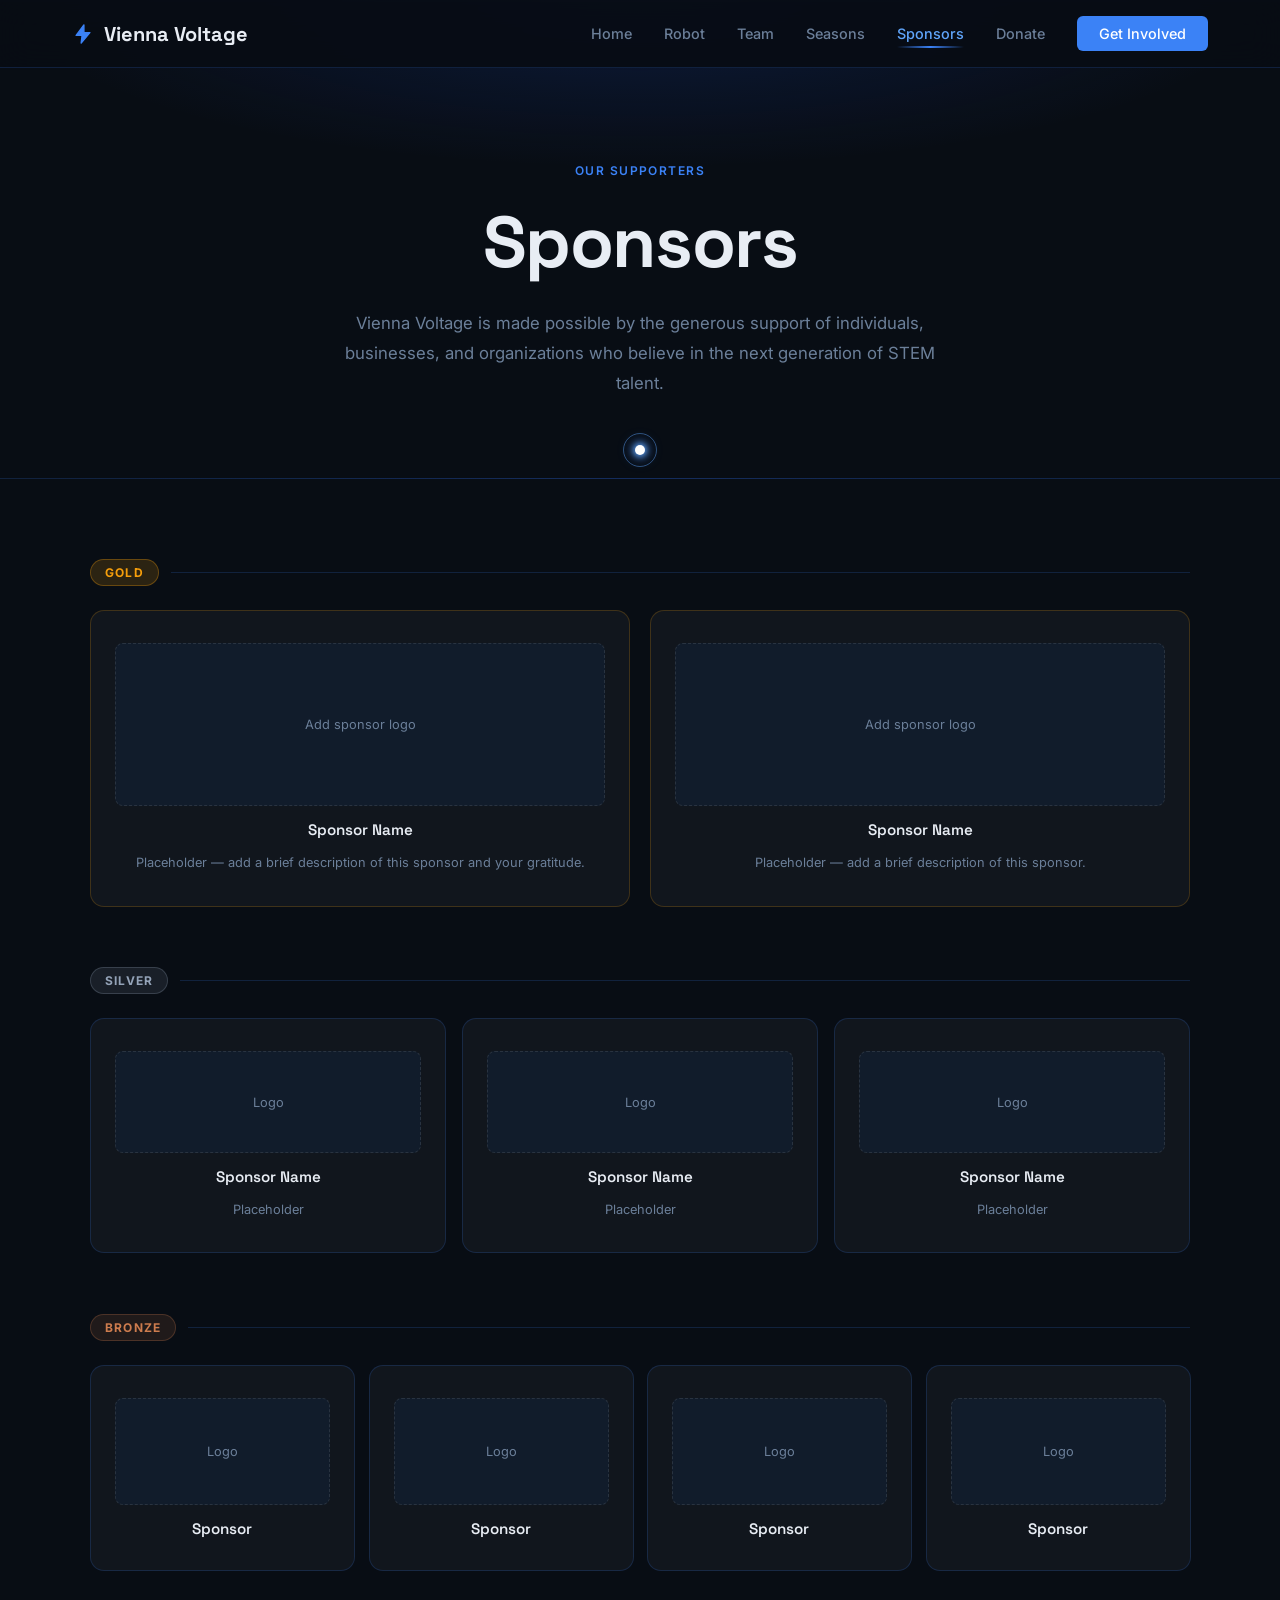
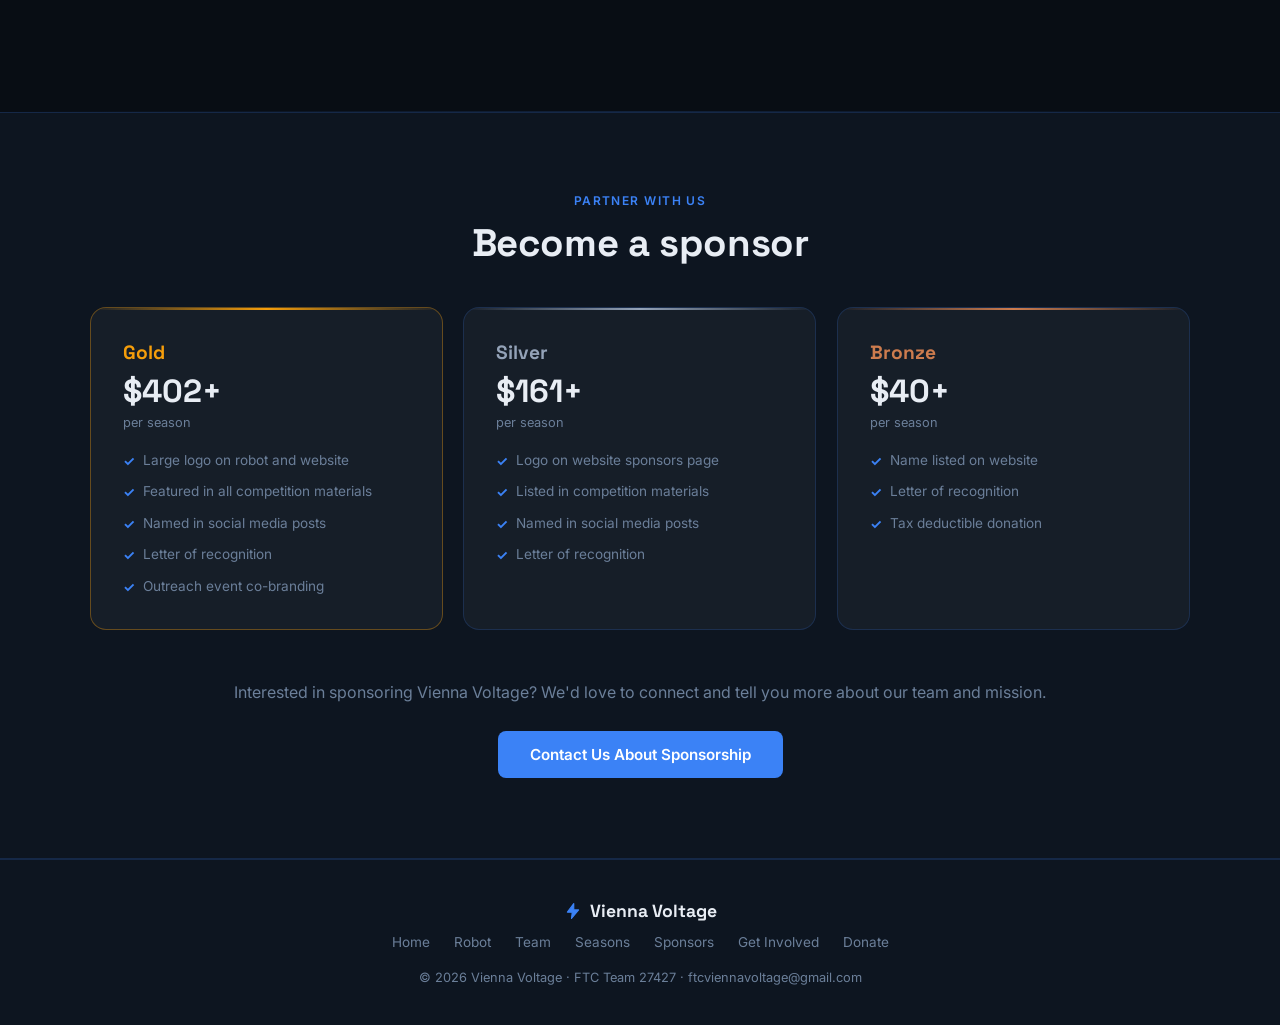
<file: sponsors.html>
<!DOCTYPE html>
<html lang="en">
<head>
<meta charset="UTF-8">
<meta name="viewport" content="width=device-width, initial-scale=1.0">
<title>Sponsors | Vienna Voltage FTC 27427</title>
<link href="https://fonts.googleapis.com/css2?family=Space+Grotesk:wght@400;500;600;700&family=Inter:wght@300;400;500;600&display=swap" rel="stylesheet">
<link rel="stylesheet" href="voltage-fx.css?v=4">
<style>
:root{
  --bg:#080d14;--bg2:#0d1520;--bg3:#111c2b;
  --blue:#3b82f6;--blue2:#60a5fa;--blue3:#1d4ed8;
  --text:#e8edf4;--muted:#6b7f99;--border:rgba(59,130,246,.18);--card:rgba(255,255,255,.04);
  --gold:#f59e0b;--silver:#94a3b8;--bronze:#cd7c4e;
}
*{margin:0;padding:0;box-sizing:border-box}
html{scroll-behavior:smooth}
body{background:var(--bg);color:var(--text);font-family:'Inter',sans-serif;overflow-x:hidden}
nav{position:fixed;top:0;width:100%;z-index:1000;background:rgba(8,13,20,.92);backdrop-filter:blur(16px);border-bottom:1px solid var(--border)}
.nav-inner{max-width:1200px;margin:auto;display:flex;justify-content:space-between;align-items:center;padding:16px 32px}
.nav-logo{font-family:'Space Grotesk',sans-serif;font-size:1.25rem;font-weight:700;color:var(--text);text-decoration:none;display:flex;align-items:center;gap:10px}
.nav-links{display:flex;gap:32px;align-items:center}
.nav-links a{color:var(--muted);text-decoration:none;font-size:.9rem;font-weight:500;transition:.2s}
.nav-links a:hover{color:var(--blue2)}
.nav-cta{background:var(--blue);color:#fff!important;padding:9px 22px;border-radius:6px;font-size:.85rem;font-weight:600;text-decoration:none;transition:.2s}
.nav-cta:hover{background:var(--blue3)!important}

.page-hero{padding:160px 32px 80px;text-align:center;background:radial-gradient(ellipse 70% 50% at 50% 0%,rgba(29,78,216,.2) 0%,transparent 70%);border-bottom:1px solid var(--border)}
.page-hero .eyebrow{font-size:.75rem;font-weight:600;letter-spacing:.12em;text-transform:uppercase;color:var(--blue);margin-bottom:14px}
.page-hero h1{font-family:'Space Grotesk',sans-serif;font-size:clamp(2.5rem,6vw,4.5rem);font-weight:700;letter-spacing:-.02em;margin-bottom:20px}
.page-hero p{color:var(--muted);max-width:600px;margin:0 auto;line-height:1.8;font-size:1.05rem}

section{padding:80px 32px}
.container{max-width:1100px;margin:auto}
.section-eyebrow{font-size:.75rem;font-weight:600;letter-spacing:.12em;text-transform:uppercase;color:var(--blue);margin-bottom:10px;text-align:center}
.section-title{font-family:'Space Grotesk',sans-serif;font-size:clamp(1.8rem,3vw,2.4rem);font-weight:700;color:var(--text);margin-bottom:40px;letter-spacing:-.01em;text-align:center}
.divider{width:100%;height:1px;background:linear-gradient(to right,transparent,var(--border),transparent)}

/* TIER HEADER */
.tier-header{display:flex;align-items:center;gap:12px;margin-bottom:24px}
.tier-badge{font-size:.75rem;font-weight:700;letter-spacing:.1em;text-transform:uppercase;padding:5px 14px;border-radius:999px}
.tier-gold .tier-badge{background:rgba(245,158,11,.15);color:var(--gold);border:1px solid rgba(245,158,11,.3)}
.tier-silver .tier-badge{background:rgba(148,163,184,.12);color:var(--silver);border:1px solid rgba(148,163,184,.25)}
.tier-bronze .tier-badge{background:rgba(205,124,78,.12);color:var(--bronze);border:1px solid rgba(205,124,78,.25)}
.tier-line{flex:1;height:1px;background:var(--border)}

/* SPONSOR GRIDS */
.sponsor-grid-gold{display:grid;grid-template-columns:repeat(2,1fr);gap:20px;margin-bottom:60px}
.sponsor-grid-silver{display:grid;grid-template-columns:repeat(3,1fr);gap:16px;margin-bottom:60px}
.sponsor-grid-bronze{display:grid;grid-template-columns:repeat(4,1fr);gap:14px;margin-bottom:60px}

.sponsor-card{background:var(--card);border:1px solid var(--border);border-radius:14px;padding:32px 24px;display:flex;flex-direction:column;align-items:center;text-align:center;gap:14px;transition:.3s}
.sponsor-card:hover{border-color:rgba(59,130,246,.35);transform:translateY(-3px)}
.sponsor-logo-area{width:100%;aspect-ratio:3/1;background:var(--bg3);border-radius:8px;display:flex;align-items:center;justify-content:center;font-size:.8rem;color:var(--muted);border:1px dashed rgba(255,255,255,.1)}
.sponsor-name{font-family:'Space Grotesk',sans-serif;font-size:.95rem;font-weight:600;color:var(--text)}
.sponsor-desc{font-size:.8rem;color:var(--muted);line-height:1.6}

.sponsor-card.gold-card{border-color:rgba(245,158,11,.2)}
.sponsor-card.gold-card:hover{border-color:rgba(245,158,11,.5)}

/* BECOME A SPONSOR */
.become-section{background:var(--bg2);border-top:1px solid var(--border);border-bottom:1px solid var(--border)}
.tiers-grid{display:grid;grid-template-columns:repeat(3,1fr);gap:20px;margin-top:20px}
.tier-card{background:var(--card);border:1px solid var(--border);border-radius:16px;padding:32px;transition:.3s;position:relative;overflow:hidden}
.tier-card.featured{border-color:rgba(245,158,11,.35)}
.tier-card::before{content:'';position:absolute;top:0;left:0;right:0;height:2px}
.tier-gold-card::before{background:linear-gradient(90deg,transparent,var(--gold),transparent)}
.tier-silver-card::before{background:linear-gradient(90deg,transparent,var(--silver),transparent)}
.tier-bronze-card::before{background:linear-gradient(90deg,transparent,var(--bronze),transparent)}
.tier-name{font-family:'Space Grotesk',sans-serif;font-size:1.2rem;font-weight:700;margin-bottom:6px}
.tier-gold-card .tier-name{color:var(--gold)}
.tier-silver-card .tier-name{color:var(--silver)}
.tier-bronze-card .tier-name{color:var(--bronze)}
.tier-amount{font-family:'Space Grotesk',sans-serif;font-size:2rem;font-weight:700;color:var(--text);margin-bottom:4px}
.tier-note{font-size:.8rem;color:var(--muted);margin-bottom:20px}
.tier-perks{list-style:none;display:flex;flex-direction:column;gap:10px}
.tier-perks li{font-size:.85rem;color:var(--muted);display:flex;align-items:flex-start;gap:8px;line-height:1.5}
.tier-perks li::before{content:'✓';color:var(--blue);font-weight:700;font-size:.85rem;flex-shrink:0;margin-top:1px}

.cta-area{text-align:center;margin-top:48px}
.cta-area p{color:var(--muted);margin-bottom:24px;line-height:1.8}
.btn-primary{background:var(--blue);color:#fff;padding:14px 32px;border-radius:8px;text-decoration:none;font-weight:600;font-size:.95rem;transition:.2s;display:inline-block}
.btn-primary:hover{background:var(--blue3);transform:translateY(-2px)}

footer{background:var(--bg2);border-top:1px solid var(--border);padding:40px 32px;text-align:center}
.footer-logo{font-family:'Space Grotesk',sans-serif;font-size:1.1rem;font-weight:700;margin-bottom:12px;display:flex;align-items:center;gap:8px;justify-content:center}
.footer-links{display:flex;gap:24px;justify-content:center;margin-bottom:20px;flex-wrap:wrap}
.footer-links a{color:var(--muted);text-decoration:none;font-size:.85rem;transition:.2s}
.footer-links a:hover{color:var(--blue2)}
.footer-copy{color:var(--muted);font-size:.8rem}

.fade{opacity:0;transform:translateY(30px);transition:opacity .7s ease,transform .7s ease}
.fade.visible{opacity:1;transform:translateY(0)}
@media(max-width:900px){.tiers-grid{grid-template-columns:1fr}.sponsor-grid-gold,.sponsor-grid-silver{grid-template-columns:1fr}.sponsor-grid-bronze{grid-template-columns:1fr 1fr}.nav-links{display:none}}
@media(max-width:500px){.sponsor-grid-bronze{grid-template-columns:1fr}}
#prog{position:fixed;top:0;left:0;width:100%;height:2px;z-index:800}
#prog-bar{height:100%;width:0%;background:linear-gradient(90deg,#1d4ed8,#60a5fa,#a5f3fc);box-shadow:0 0 8px #3b82f6}

/* SPARK CURSOR */
body { cursor: none !important; }
#spark-canvas { position: fixed; inset: 0; pointer-events: none; z-index: 9999; }
#cursor-glow { position: fixed; width: 10px; height: 10px; background: #fff; border-radius: 50%; pointer-events: none; z-index: 10000; transform: translate(-50%,-50%); transition: transform .1s, background .15s; box-shadow: 0 0 6px 2px rgba(96,165,250,.9), 0 0 14px 4px rgba(59,130,246,.4); }

</style>
</head>
<body>
<canvas id="spark-canvas"></canvas>
<div id="cursor-glow"></div>

<nav>
  <div class="nav-inner">
    <a href="index.html" class="nav-logo">
      <svg width="22" height="22" viewBox="0 0 24 24" fill="none"><path d="M13 2L4.5 13.5H11L10 22L19.5 10.5H13L13 2Z" fill="#3b82f6" stroke="#3b82f6" stroke-width="1.5" stroke-linejoin="round"/></svg>
      Vienna Voltage
    </a>
    <div class="nav-links">
      <a href="index.html">Home</a>
      <a href="robot.html">Robot</a>
      <a href="team.html">Team</a>
      <a href="seasons.html">Seasons</a>
      <a href="sponsors.html">Sponsors</a>
      <a href="donate.html">Donate</a>
      <a href="get-involved.html" class="nav-cta">Get Involved</a>
    </div>
  </div>
</nav>

<div class="page-hero">
  <p class="eyebrow">Our supporters</p>
  <h1>Sponsors</h1>
  <p>Vienna Voltage is made possible by the generous support of individuals, businesses, and organizations who believe in the next generation of STEM talent.</p>
</div>

<section>
  <div class="container">

    <!-- GOLD TIER -->
    <div class="tier-header tier-gold fade">
      <span class="tier-badge">Gold</span>
      <div class="tier-line"></div>
    </div>
    <div class="sponsor-grid-gold">
      <div class="sponsor-card gold-card fade">
        <div class="sponsor-logo-area">Add sponsor logo</div>
        <p class="sponsor-name">Sponsor Name</p>
        <p class="sponsor-desc">Placeholder — add a brief description of this sponsor and your gratitude.</p>
      </div>
      <div class="sponsor-card gold-card fade">
        <div class="sponsor-logo-area">Add sponsor logo</div>
        <p class="sponsor-name">Sponsor Name</p>
        <p class="sponsor-desc">Placeholder — add a brief description of this sponsor.</p>
      </div>
    </div>

    <!-- SILVER TIER -->
    <div class="tier-header tier-silver fade">
      <span class="tier-badge">Silver</span>
      <div class="tier-line"></div>
    </div>
    <div class="sponsor-grid-silver">
      <div class="sponsor-card fade">
        <div class="sponsor-logo-area">Logo</div>
        <p class="sponsor-name">Sponsor Name</p>
        <p class="sponsor-desc">Placeholder</p>
      </div>
      <div class="sponsor-card fade">
        <div class="sponsor-logo-area">Logo</div>
        <p class="sponsor-name">Sponsor Name</p>
        <p class="sponsor-desc">Placeholder</p>
      </div>
      <div class="sponsor-card fade">
        <div class="sponsor-logo-area">Logo</div>
        <p class="sponsor-name">Sponsor Name</p>
        <p class="sponsor-desc">Placeholder</p>
      </div>
    </div>

    <!-- BRONZE TIER -->
    <div class="tier-header tier-bronze fade">
      <span class="tier-badge">Bronze</span>
      <div class="tier-line"></div>
    </div>
    <div class="sponsor-grid-bronze">
      <div class="sponsor-card fade">
        <div class="sponsor-logo-area" style="aspect-ratio:2/1">Logo</div>
        <p class="sponsor-name">Sponsor</p>
      </div>
      <div class="sponsor-card fade">
        <div class="sponsor-logo-area" style="aspect-ratio:2/1">Logo</div>
        <p class="sponsor-name">Sponsor</p>
      </div>
      <div class="sponsor-card fade">
        <div class="sponsor-logo-area" style="aspect-ratio:2/1">Logo</div>
        <p class="sponsor-name">Sponsor</p>
      </div>
      <div class="sponsor-card fade">
        <div class="sponsor-logo-area" style="aspect-ratio:2/1">Logo</div>
        <p class="sponsor-name">Sponsor</p>
      </div>
    </div>

  </div>
</section>

<div class="divider"></div>

<section class="become-section">
  <div class="container">
    <p class="section-eyebrow fade">Partner with us</p>
    <h2 class="section-title fade">Become a sponsor</h2>
    <div class="tiers-grid">

      <div class="tier-card tier-gold-card featured fade">
        <p class="tier-name">Gold</p>
        <p class="tier-amount" data-count="500" data-pre="$" data-suf="+">$0+</p>
        <p class="tier-note">per season</p>
        <ul class="tier-perks">
          <li>Large logo on robot and website</li>
          <li>Featured in all competition materials</li>
          <li>Named in social media posts</li>
          <li>Letter of recognition</li>
          <li>Outreach event co-branding</li>
        </ul>
      </div>

      <div class="tier-card tier-silver-card fade">
        <p class="tier-name">Silver</p>
        <p class="tier-amount" data-count="200" data-pre="$" data-suf="+">$0+</p>
        <p class="tier-note">per season</p>
        <ul class="tier-perks">
          <li>Logo on website sponsors page</li>
          <li>Listed in competition materials</li>
          <li>Named in social media posts</li>
          <li>Letter of recognition</li>
        </ul>
      </div>

      <div class="tier-card tier-bronze-card fade">
        <p class="tier-name">Bronze</p>
        <p class="tier-amount" data-count="50" data-pre="$" data-suf="+">$0+</p>
        <p class="tier-note">per season</p>
        <ul class="tier-perks">
          <li>Name listed on website</li>
          <li>Letter of recognition</li>
          <li>Tax deductible donation</li>
        </ul>
      </div>

    </div>

    <div class="cta-area fade">
      <p>Interested in sponsoring Vienna Voltage? We'd love to connect and tell you more about our team and mission.</p>
      <a href="mailto:ftcviennavoltage@gmail.com" class="btn-primary">Contact Us About Sponsorship</a>
    </div>
  </div>
</section>

<footer>
  <div class="footer-logo">
    <svg width="18" height="18" viewBox="0 0 24 24" fill="none"><path d="M13 2L4.5 13.5H11L10 22L19.5 10.5H13L13 2Z" fill="#3b82f6" stroke="#3b82f6" stroke-width="1.5" stroke-linejoin="round"/></svg>
    Vienna Voltage
  </div>
  <div class="footer-links">
    <a href="index.html">Home</a><a href="robot.html">Robot</a><a href="team.html">Team</a>
    <a href="seasons.html">Seasons</a><a href="sponsors.html">Sponsors</a>
    <a href="get-involved.html">Get Involved</a><a href="donate.html">Donate</a>
  </div>
  <p class="footer-copy">© 2026 Vienna Voltage · FTC Team 27427 · ftcviennavoltage@gmail.com</p>
</footer>

<script src="voltage-fx.js?v=4"></script>

</body>
</html>
</file>
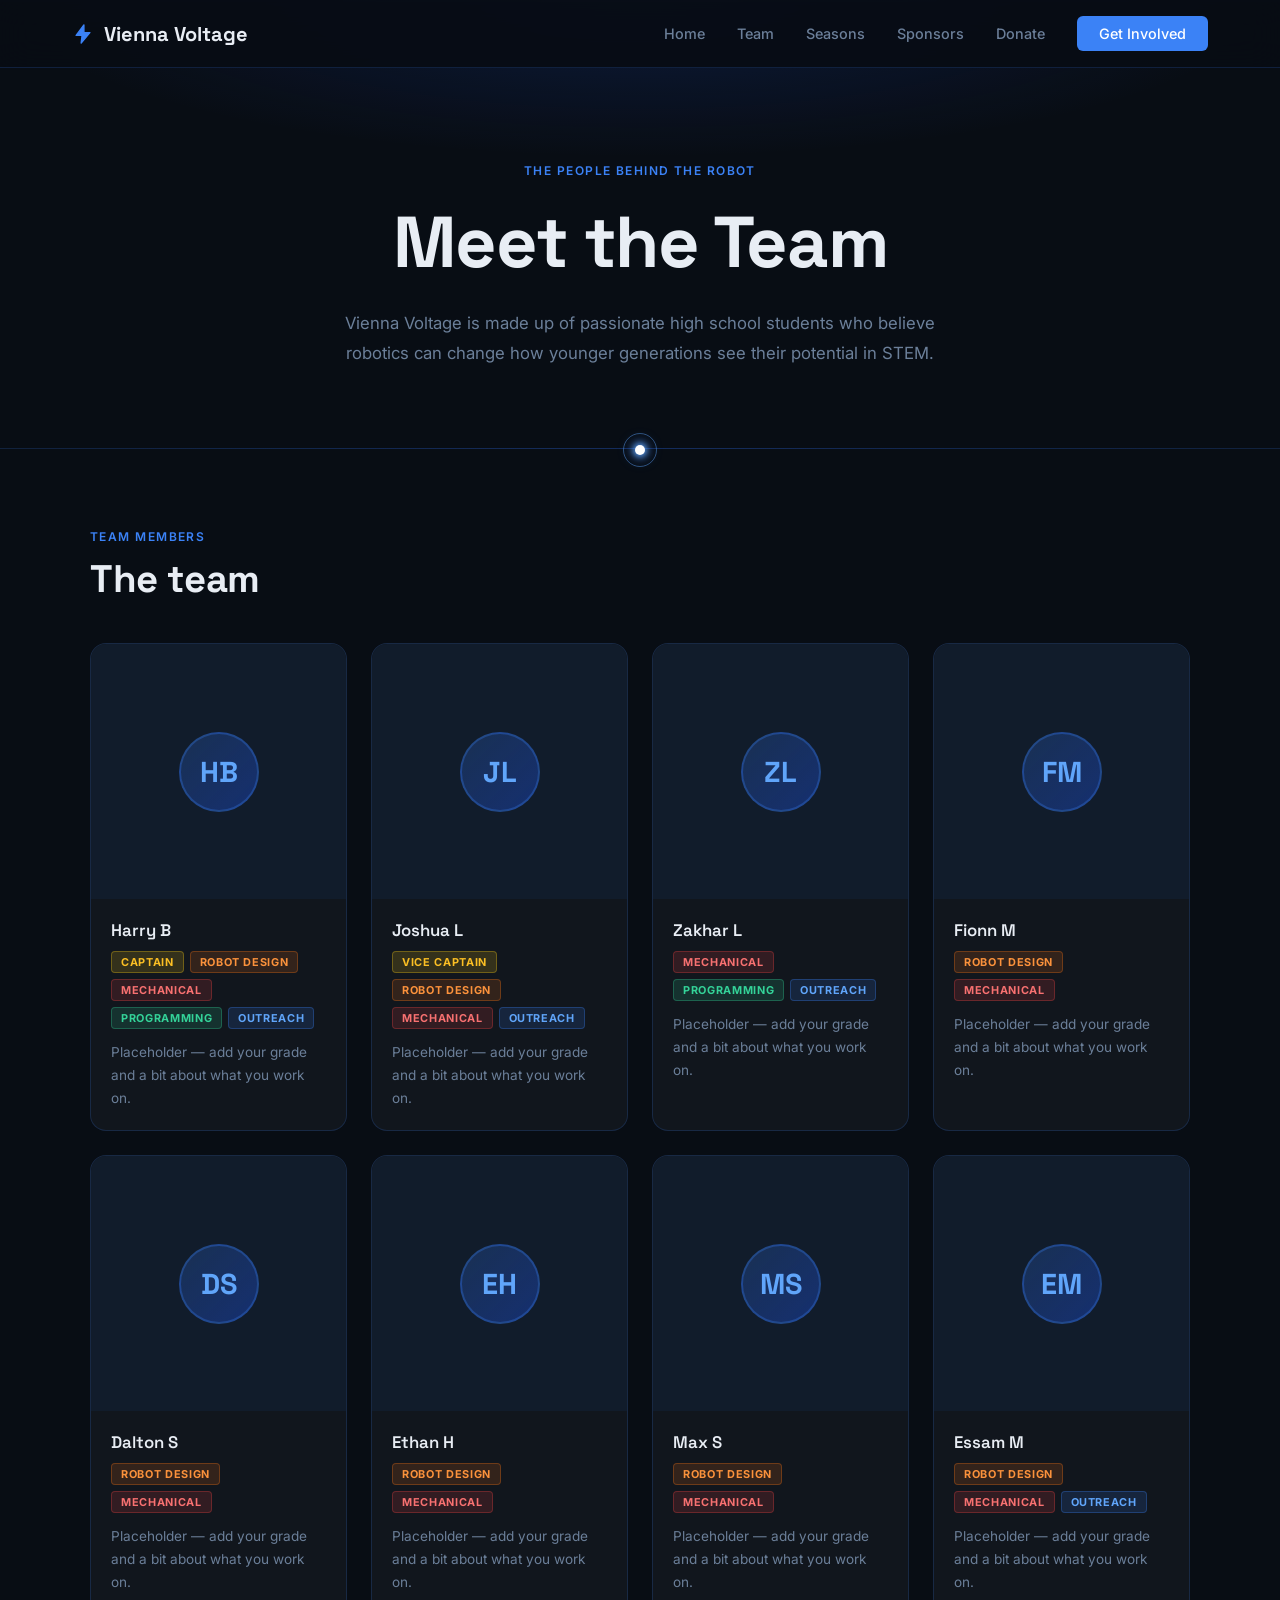
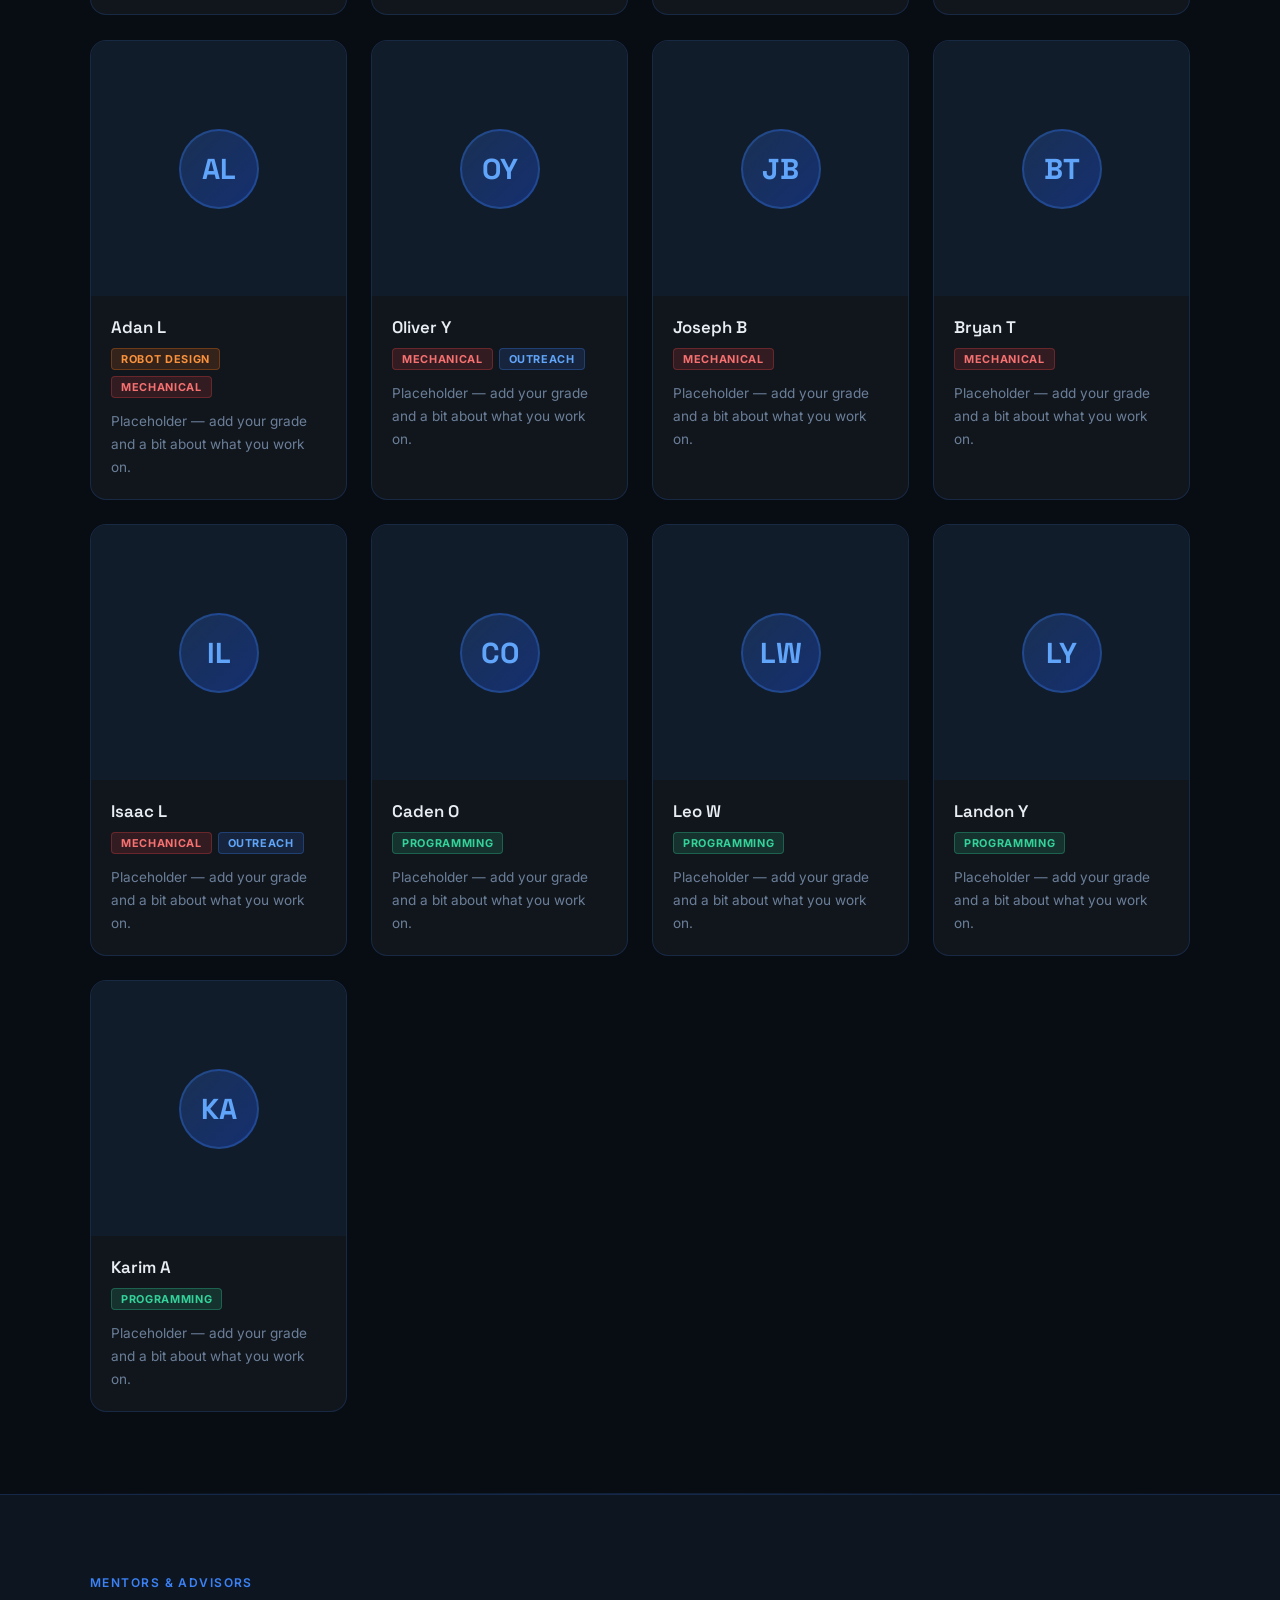
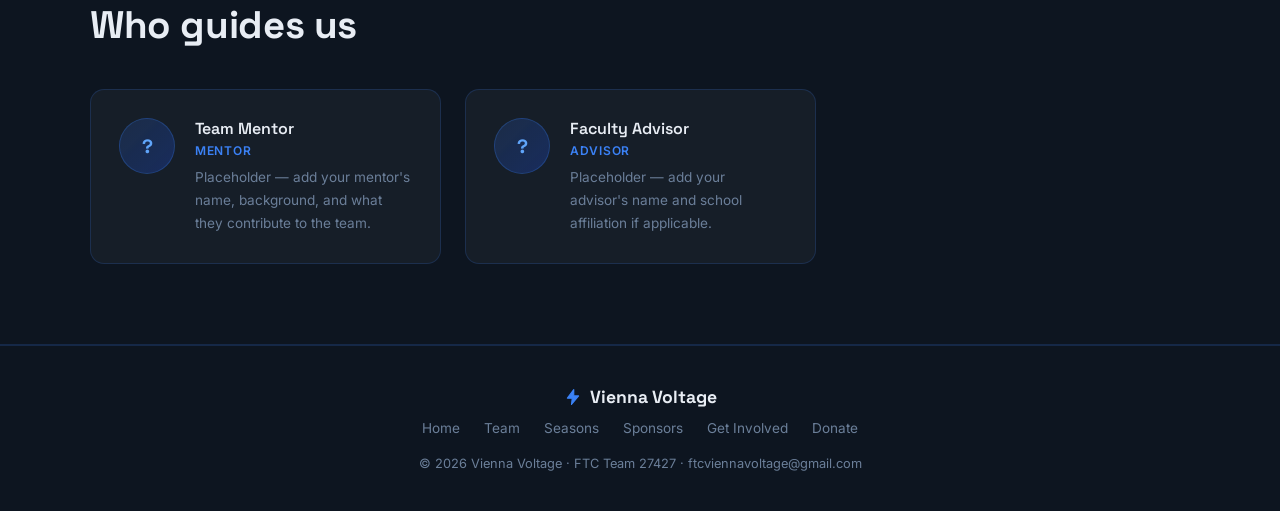
<file: Team (4).html>
<!DOCTYPE html>
<html lang="en">
<head>
<meta charset="UTF-8">
<meta name="viewport" content="width=device-width, initial-scale=1.0">
<title>Meet the Team | Vienna Voltage FTC 27427</title>
<link href="https://fonts.googleapis.com/css2?family=Space+Grotesk:wght@400;500;600;700&family=Inter:wght@300;400;500;600&display=swap" rel="stylesheet">
<link rel="stylesheet" href="voltage-fx.css?v=4">
<style>
:root{
  --bg:#080d14;--bg2:#0d1520;--bg3:#111c2b;
  --blue:#3b82f6;--blue2:#60a5fa;--blue3:#1d4ed8;
  --text:#e8edf4;--muted:#6b7f99;--border:rgba(59,130,246,.18);--card:rgba(255,255,255,.04);
}
*{margin:0;padding:0;box-sizing:border-box}
html{scroll-behavior:smooth}
body{background:var(--bg);color:var(--text);font-family:'Inter',sans-serif;overflow-x:hidden}
nav{position:fixed;top:0;width:100%;z-index:1000;background:rgba(8,13,20,.92);backdrop-filter:blur(16px);border-bottom:1px solid var(--border)}
.nav-inner{max-width:1200px;margin:auto;display:flex;justify-content:space-between;align-items:center;padding:16px 32px}
.nav-logo{font-family:'Space Grotesk',sans-serif;font-size:1.25rem;font-weight:700;color:var(--text);text-decoration:none;display:flex;align-items:center;gap:10px}
.nav-links{display:flex;gap:32px;align-items:center}
.nav-links a{color:var(--muted);text-decoration:none;font-size:.9rem;font-weight:500;transition:.2s}
.nav-links a:hover{color:var(--blue2)}
.nav-cta{background:var(--blue);color:#fff!important;padding:9px 22px;border-radius:6px;font-size:.85rem;font-weight:600;text-decoration:none;transition:.2s}
.nav-cta:hover{background:var(--blue3)!important}

.page-hero{padding:160px 32px 80px;text-align:center;background:radial-gradient(ellipse 70% 50% at 50% 0%,rgba(29,78,216,.2) 0%,transparent 70%);border-bottom:1px solid var(--border)}
.page-hero .eyebrow{font-size:.75rem;font-weight:600;letter-spacing:.12em;text-transform:uppercase;color:var(--blue);margin-bottom:14px}
.page-hero h1{font-family:'Space Grotesk',sans-serif;font-size:clamp(2.5rem,6vw,4.5rem);font-weight:700;letter-spacing:-.02em;margin-bottom:20px}
.page-hero p{color:var(--muted);max-width:600px;margin:0 auto;line-height:1.8;font-size:1.05rem}

section{padding:80px 32px}
.container{max-width:1100px;margin:auto}
.section-eyebrow{font-size:.75rem;font-weight:600;letter-spacing:.12em;text-transform:uppercase;color:var(--blue);margin-bottom:10px}
.section-title{font-family:'Space Grotesk',sans-serif;font-size:clamp(1.8rem,3vw,2.4rem);font-weight:700;color:var(--text);margin-bottom:40px;letter-spacing:-.01em}
.divider{width:100%;height:1px;background:linear-gradient(to right,transparent,var(--border),transparent)}

/* TEAM GRID */
.team-grid{display:grid;grid-template-columns:repeat(auto-fill,minmax(240px,1fr));gap:24px;margin-top:20px}
.member-card{background:var(--card);border:1px solid var(--border);border-radius:16px;overflow:hidden;transition:.3s}
.member-card:hover{border-color:rgba(59,130,246,.4);transform:translateY(-4px)}
.member-avatar{width:100%;aspect-ratio:1;background:var(--bg3);display:flex;align-items:center;justify-content:center;position:relative;overflow:hidden}
.avatar-placeholder{width:80px;height:80px;border-radius:50%;background:linear-gradient(135deg,rgba(59,130,246,.2),rgba(29,78,216,.4));display:flex;align-items:center;justify-content:center;font-family:'Space Grotesk',sans-serif;font-size:1.8rem;font-weight:700;color:var(--blue2);border:2px solid rgba(59,130,246,.3)}
.member-info{padding:20px}
.member-name{font-family:'Space Grotesk',sans-serif;font-size:1.05rem;font-weight:600;color:var(--text);margin-bottom:10px}
.member-tags{display:flex;flex-wrap:wrap;gap:6px;margin-bottom:12px}
.tag{font-size:.68rem;font-weight:700;letter-spacing:.06em;text-transform:uppercase;padding:3px 9px;border-radius:4px}
.tag-captain{background:rgba(250,204,21,.15);color:#fbbf24;border:1px solid rgba(250,204,21,.3)}
.tag-mechanical{background:rgba(239,68,68,.15);color:#f87171;border:1px solid rgba(239,68,68,.3)}
.tag-programming{background:rgba(52,211,153,.15);color:#34d399;border:1px solid rgba(52,211,153,.3)}
.tag-design{background:rgba(249,115,22,.15);color:#fb923c;border:1px solid rgba(249,115,22,.3)}
.tag-outreach{background:rgba(59,130,246,.15);color:#60a5fa;border:1px solid rgba(59,130,246,.3)}
.member-bio{font-size:.85rem;color:var(--muted);line-height:1.7}

/* ADVISOR ROW */
.advisor-section{background:var(--bg2);border-top:1px solid var(--border);border-bottom:1px solid var(--border)}
.advisor-grid{display:grid;grid-template-columns:repeat(auto-fill,minmax(300px,1fr));gap:24px;margin-top:20px}
.advisor-card{background:var(--card);border:1px solid var(--border);border-radius:14px;padding:28px;display:flex;gap:20px;align-items:flex-start;transition:.3s}
.advisor-card:hover{border-color:rgba(59,130,246,.4)}
.advisor-avatar{width:56px;height:56px;border-radius:50%;background:linear-gradient(135deg,rgba(59,130,246,.15),rgba(29,78,216,.3));display:flex;align-items:center;justify-content:center;font-family:'Space Grotesk',sans-serif;font-size:1.2rem;font-weight:700;color:var(--blue2);border:1px solid rgba(59,130,246,.25);flex-shrink:0}
.advisor-name{font-family:'Space Grotesk',sans-serif;font-size:1rem;font-weight:600;margin-bottom:4px}
.advisor-role{font-size:.75rem;color:var(--blue);font-weight:600;text-transform:uppercase;letter-spacing:.06em;margin-bottom:8px}
.advisor-bio{font-size:.85rem;color:var(--muted);line-height:1.7}

footer{background:var(--bg2);border-top:1px solid var(--border);padding:40px 32px;text-align:center}
.footer-logo{font-family:'Space Grotesk',sans-serif;font-size:1.1rem;font-weight:700;margin-bottom:12px;display:flex;align-items:center;gap:8px;justify-content:center}
.footer-links{display:flex;gap:24px;justify-content:center;margin-bottom:20px;flex-wrap:wrap}
.footer-links a{color:var(--muted);text-decoration:none;font-size:.85rem;transition:.2s}
.footer-links a:hover{color:var(--blue2)}
.footer-copy{color:var(--muted);font-size:.8rem}

.fade{opacity:0;transform:translateY(30px);transition:opacity .7s ease,transform .7s ease}
.fade.visible{opacity:1;transform:translateY(0)}
@media(max-width:768px){.nav-links{display:none}.team-grid{grid-template-columns:1fr 1fr}}
@media(max-width:480px){.team-grid{grid-template-columns:1fr}}
#prog{position:fixed;top:0;left:0;width:100%;height:2px;z-index:800}
#prog-bar{height:100%;width:0%;background:linear-gradient(90deg,#1d4ed8,#60a5fa,#a5f3fc);box-shadow:0 0 8px #3b82f6}
body{cursor:none!important}
#spark-canvas{position:fixed;inset:0;pointer-events:none;z-index:9999}
#cursor-glow{position:fixed;width:10px;height:10px;background:#fff;border-radius:50%;pointer-events:none;z-index:10000;transform:translate(-50%,-50%);box-shadow:0 0 6px 2px rgba(96,165,250,.9),0 0 14px 4px rgba(59,130,246,.4)}
</style>
</head>
<body>
<canvas id="spark-canvas"></canvas>
<div id="cursor-glow"></div>

<nav>
  <div class="nav-inner">
    <a href="index.html" class="nav-logo">
      <svg width="22" height="22" viewBox="0 0 24 24" fill="none"><path d="M13 2L4.5 13.5H11L10 22L19.5 10.5H13L13 2Z" fill="#3b82f6" stroke="#3b82f6" stroke-width="1.5" stroke-linejoin="round"/></svg>
      Vienna Voltage
    </a>
    <div class="nav-links">
      <a href="index.html">Home</a>
      <a href="team.html">Team</a>
      <a href="seasons.html">Seasons</a>
      <a href="sponsors.html">Sponsors</a>
      <a href="donate.html">Donate</a>
      <a href="get-involved.html" class="nav-cta">Get Involved</a>
    </div>
  </div>
</nav>

<div class="page-hero">
  <p class="eyebrow">The people behind the robot</p>
  <h1>Meet the Team</h1>
  <p>Vienna Voltage is made up of passionate high school students who believe robotics can change how younger generations see their potential in STEM.</p>
</div>

<section>
  <div class="container">
    <p class="section-eyebrow fade">Team members</p>
    <h2 class="section-title fade">The team</h2>
    <div class="team-grid">

      <!-- Harry B — Captain -->
      <div class="member-card fade">
        <div class="member-avatar"><div class="avatar-placeholder">HB</div></div>
        <div class="member-info">
          <p class="member-name">Harry B</p>
          <div class="member-tags">
            <span class="tag tag-captain">Captain</span>
            <span class="tag tag-design">Robot Design</span>
            <span class="tag tag-mechanical">Mechanical</span>
            <span class="tag tag-programming">Programming</span>
            <span class="tag tag-outreach">Outreach</span>
          </div>
          <p class="member-bio">Placeholder — add your grade and a bit about what you work on.</p>
        </div>
      </div>

      <!-- Joshua L — Vice Captain -->
      <div class="member-card fade">
        <div class="member-avatar"><div class="avatar-placeholder">JL</div></div>
        <div class="member-info">
          <p class="member-name">Joshua L</p>
          <div class="member-tags">
            <span class="tag tag-captain">Vice Captain</span>
            <span class="tag tag-design">Robot Design</span>
            <span class="tag tag-mechanical">Mechanical</span>
            <span class="tag tag-outreach">Outreach</span>
          </div>
          <p class="member-bio">Placeholder — add your grade and a bit about what you work on.</p>
        </div>
      </div>

      <!-- Zakhar L -->
      <div class="member-card fade">
        <div class="member-avatar"><div class="avatar-placeholder">ZL</div></div>
        <div class="member-info">
          <p class="member-name">Zakhar L</p>
          <div class="member-tags">
            <span class="tag tag-mechanical">Mechanical</span>
            <span class="tag tag-programming">Programming</span>
            <span class="tag tag-outreach">Outreach</span>
          </div>
          <p class="member-bio">Placeholder — add your grade and a bit about what you work on.</p>
        </div>
      </div>

      <!-- Fionn M -->
      <div class="member-card fade">
        <div class="member-avatar"><div class="avatar-placeholder">FM</div></div>
        <div class="member-info">
          <p class="member-name">Fionn M</p>
          <div class="member-tags">
            <span class="tag tag-design">Robot Design</span>
            <span class="tag tag-mechanical">Mechanical</span>
          </div>
          <p class="member-bio">Placeholder — add your grade and a bit about what you work on.</p>
        </div>
      </div>

      <!-- Dalton S -->
      <div class="member-card fade">
        <div class="member-avatar"><div class="avatar-placeholder">DS</div></div>
        <div class="member-info">
          <p class="member-name">Dalton S</p>
          <div class="member-tags">
            <span class="tag tag-design">Robot Design</span>
            <span class="tag tag-mechanical">Mechanical</span>
          </div>
          <p class="member-bio">Placeholder — add your grade and a bit about what you work on.</p>
        </div>
      </div>

      <!-- Ethan H -->
      <div class="member-card fade">
        <div class="member-avatar"><div class="avatar-placeholder">EH</div></div>
        <div class="member-info">
          <p class="member-name">Ethan H</p>
          <div class="member-tags">
            <span class="tag tag-design">Robot Design</span>
            <span class="tag tag-mechanical">Mechanical</span>
          </div>
          <p class="member-bio">Placeholder — add your grade and a bit about what you work on.</p>
        </div>
      </div>

      <!-- Max S -->
      <div class="member-card fade">
        <div class="member-avatar"><div class="avatar-placeholder">MS</div></div>
        <div class="member-info">
          <p class="member-name">Max S</p>
          <div class="member-tags">
            <span class="tag tag-design">Robot Design</span>
            <span class="tag tag-mechanical">Mechanical</span>
          </div>
          <p class="member-bio">Placeholder — add your grade and a bit about what you work on.</p>
        </div>
      </div>

      <!-- Essam M -->
      <div class="member-card fade">
        <div class="member-avatar"><div class="avatar-placeholder">EM</div></div>
        <div class="member-info">
          <p class="member-name">Essam M</p>
          <div class="member-tags">
            <span class="tag tag-design">Robot Design</span>
            <span class="tag tag-mechanical">Mechanical</span>
            <span class="tag tag-outreach">Outreach</span>
          </div>
          <p class="member-bio">Placeholder — add your grade and a bit about what you work on.</p>
        </div>
      </div>

      <!-- Adan L -->
      <div class="member-card fade">
        <div class="member-avatar"><div class="avatar-placeholder">AL</div></div>
        <div class="member-info">
          <p class="member-name">Adan L</p>
          <div class="member-tags">
            <span class="tag tag-design">Robot Design</span>
            <span class="tag tag-mechanical">Mechanical</span>
          </div>
          <p class="member-bio">Placeholder — add your grade and a bit about what you work on.</p>
        </div>
      </div>

      <!-- Oliver Y -->
      <div class="member-card fade">
        <div class="member-avatar"><div class="avatar-placeholder">OY</div></div>
        <div class="member-info">
          <p class="member-name">Oliver Y</p>
          <div class="member-tags">
            <span class="tag tag-mechanical">Mechanical</span>
            <span class="tag tag-outreach">Outreach</span>
          </div>
          <p class="member-bio">Placeholder — add your grade and a bit about what you work on.</p>
        </div>
      </div>

      <!-- Joseph B -->
      <div class="member-card fade">
        <div class="member-avatar"><div class="avatar-placeholder">JB</div></div>
        <div class="member-info">
          <p class="member-name">Joseph B</p>
          <div class="member-tags">
            <span class="tag tag-mechanical">Mechanical</span>
          </div>
          <p class="member-bio">Placeholder — add your grade and a bit about what you work on.</p>
        </div>
      </div>

      <!-- Bryan T -->
      <div class="member-card fade">
        <div class="member-avatar"><div class="avatar-placeholder">BT</div></div>
        <div class="member-info">
          <p class="member-name">Bryan T</p>
          <div class="member-tags">
            <span class="tag tag-mechanical">Mechanical</span>
          </div>
          <p class="member-bio">Placeholder — add your grade and a bit about what you work on.</p>
        </div>
      </div>

      <!-- Isaac L -->
      <div class="member-card fade">
        <div class="member-avatar"><div class="avatar-placeholder">IL</div></div>
        <div class="member-info">
          <p class="member-name">Isaac L</p>
          <div class="member-tags">
            <span class="tag tag-mechanical">Mechanical</span>
            <span class="tag tag-outreach">Outreach</span>
          </div>
          <p class="member-bio">Placeholder — add your grade and a bit about what you work on.</p>
        </div>
      </div>

      <!-- Caden O -->
      <div class="member-card fade">
        <div class="member-avatar"><div class="avatar-placeholder">CO</div></div>
        <div class="member-info">
          <p class="member-name">Caden O</p>
          <div class="member-tags">
            <span class="tag tag-programming">Programming</span>
          </div>
          <p class="member-bio">Placeholder — add your grade and a bit about what you work on.</p>
        </div>
      </div>

      <!-- Leo W -->
      <div class="member-card fade">
        <div class="member-avatar"><div class="avatar-placeholder">LW</div></div>
        <div class="member-info">
          <p class="member-name">Leo W</p>
          <div class="member-tags">
            <span class="tag tag-programming">Programming</span>
          </div>
          <p class="member-bio">Placeholder — add your grade and a bit about what you work on.</p>
        </div>
      </div>

      <!-- Landon Y -->
      <div class="member-card fade">
        <div class="member-avatar"><div class="avatar-placeholder">LY</div></div>
        <div class="member-info">
          <p class="member-name">Landon Y</p>
          <div class="member-tags">
            <span class="tag tag-programming">Programming</span>
          </div>
          <p class="member-bio">Placeholder — add your grade and a bit about what you work on.</p>
        </div>
      </div>

      <!-- Karim A -->
      <div class="member-card fade">
        <div class="member-avatar"><div class="avatar-placeholder">KA</div></div>
        <div class="member-info">
          <p class="member-name">Karim A</p>
          <div class="member-tags">
            <span class="tag tag-programming">Programming</span>
          </div>
          <p class="member-bio">Placeholder — add your grade and a bit about what you work on.</p>
        </div>
      </div>

    </div>
  </div>
</section>

<div class="divider"></div>

<section class="advisor-section">
  <div class="container">
    <p class="section-eyebrow fade">Mentors & advisors</p>
    <h2 class="section-title fade">Who guides us</h2>
    <div class="advisor-grid">

      <div class="advisor-card fade">
        <div class="advisor-avatar">?</div>
        <div>
          <p class="advisor-name">Team Mentor</p>
          <p class="advisor-role">Mentor</p>
          <p class="advisor-bio">Placeholder — add your mentor's name, background, and what they contribute to the team.</p>
        </div>
      </div>

      <div class="advisor-card fade">
        <div class="advisor-avatar">?</div>
        <div>
          <p class="advisor-name">Faculty Advisor</p>
          <p class="advisor-role">Advisor</p>
          <p class="advisor-bio">Placeholder — add your advisor's name and school affiliation if applicable.</p>
        </div>
      </div>

    </div>
  </div>
</section>

<footer>
  <div class="footer-logo">
    <svg width="18" height="18" viewBox="0 0 24 24" fill="none"><path d="M13 2L4.5 13.5H11L10 22L19.5 10.5H13L13 2Z" fill="#3b82f6" stroke="#3b82f6" stroke-width="1.5" stroke-linejoin="round"/></svg>
    Vienna Voltage
  </div>
  <div class="footer-links">
    <a href="index.html">Home</a><a href="team.html">Team</a>
    <a href="seasons.html">Seasons</a><a href="sponsors.html">Sponsors</a>
    <a href="get-involved.html">Get Involved</a><a href="donate.html">Donate</a>
  </div>
  <p class="footer-copy">© 2026 Vienna Voltage · FTC Team 27427 · ftcviennavoltage@gmail.com</p>
</footer>

<script src="voltage-fx.js?v=4"></script>
</body>
</html>
</file>
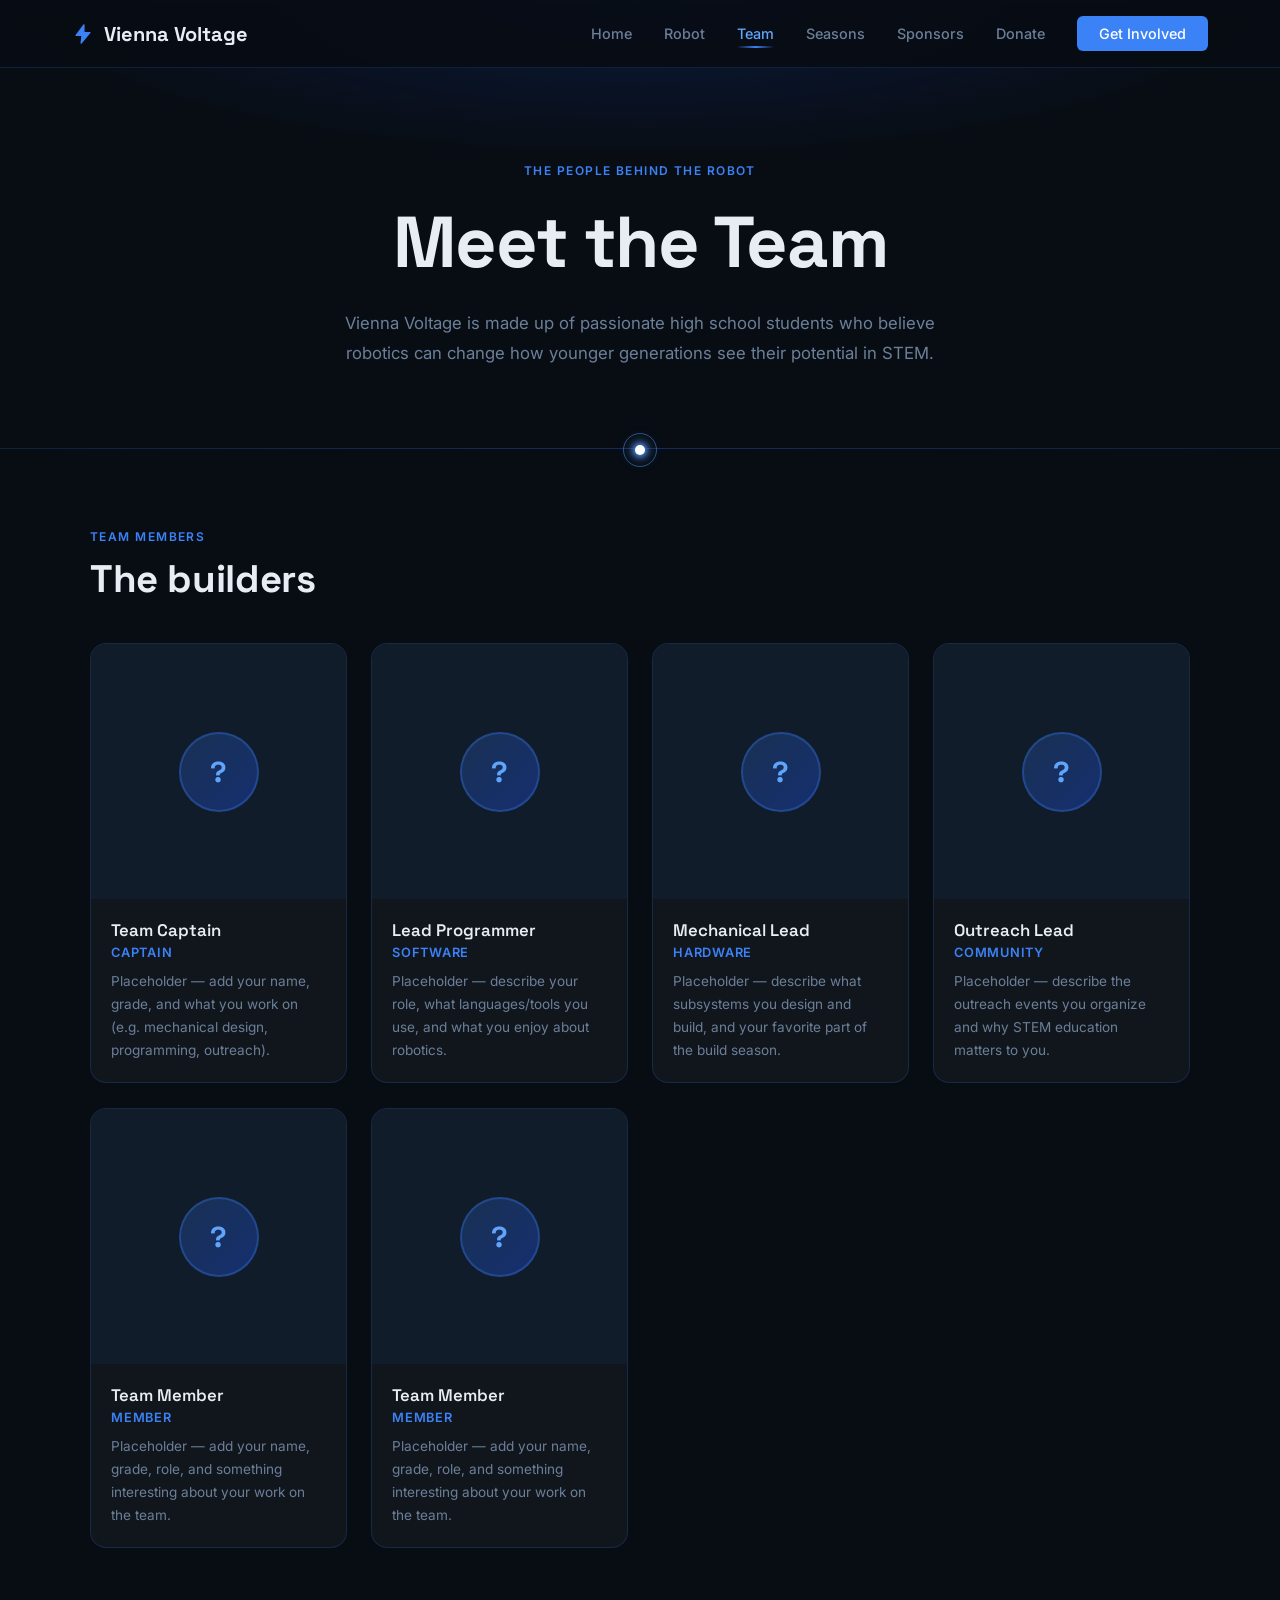
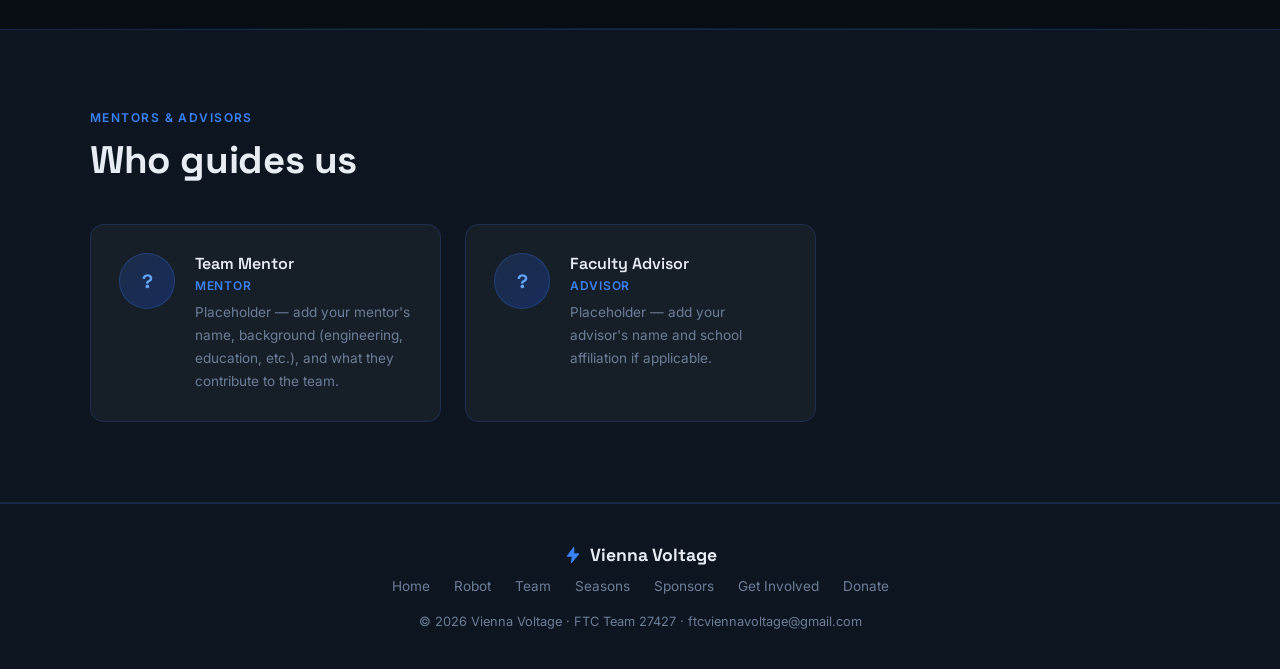
<file: Team.html>
<!DOCTYPE html>
<html lang="en">
<head>
<meta charset="UTF-8">
<meta name="viewport" content="width=device-width, initial-scale=1.0">
<title>Meet the Team | Vienna Voltage FTC 27427</title>
<link href="https://fonts.googleapis.com/css2?family=Space+Grotesk:wght@400;500;600;700&family=Inter:wght@300;400;500;600&display=swap" rel="stylesheet">
<link rel="stylesheet" href="voltage-fx.css?v=4">
<style>
:root{
  --bg:#080d14;--bg2:#0d1520;--bg3:#111c2b;
  --blue:#3b82f6;--blue2:#60a5fa;--blue3:#1d4ed8;
  --text:#e8edf4;--muted:#6b7f99;--border:rgba(59,130,246,.18);--card:rgba(255,255,255,.04);
}
*{margin:0;padding:0;box-sizing:border-box}
html{scroll-behavior:smooth}
body{background:var(--bg);color:var(--text);font-family:'Inter',sans-serif;overflow-x:hidden}
nav{position:fixed;top:0;width:100%;z-index:1000;background:rgba(8,13,20,.92);backdrop-filter:blur(16px);border-bottom:1px solid var(--border)}
.nav-inner{max-width:1200px;margin:auto;display:flex;justify-content:space-between;align-items:center;padding:16px 32px}
.nav-logo{font-family:'Space Grotesk',sans-serif;font-size:1.25rem;font-weight:700;color:var(--text);text-decoration:none;display:flex;align-items:center;gap:10px}
.nav-links{display:flex;gap:32px;align-items:center}
.nav-links a{color:var(--muted);text-decoration:none;font-size:.9rem;font-weight:500;transition:.2s}
.nav-links a:hover{color:var(--blue2)}
.nav-cta{background:var(--blue);color:#fff!important;padding:9px 22px;border-radius:6px;font-size:.85rem;font-weight:600;text-decoration:none;transition:.2s}
.nav-cta:hover{background:var(--blue3)!important}

.page-hero{padding:160px 32px 80px;text-align:center;background:radial-gradient(ellipse 70% 50% at 50% 0%,rgba(29,78,216,.2) 0%,transparent 70%);border-bottom:1px solid var(--border)}
.page-hero .eyebrow{font-size:.75rem;font-weight:600;letter-spacing:.12em;text-transform:uppercase;color:var(--blue);margin-bottom:14px}
.page-hero h1{font-family:'Space Grotesk',sans-serif;font-size:clamp(2.5rem,6vw,4.5rem);font-weight:700;letter-spacing:-.02em;margin-bottom:20px}
.page-hero p{color:var(--muted);max-width:600px;margin:0 auto;line-height:1.8;font-size:1.05rem}

section{padding:80px 32px}
.container{max-width:1100px;margin:auto}
.section-eyebrow{font-size:.75rem;font-weight:600;letter-spacing:.12em;text-transform:uppercase;color:var(--blue);margin-bottom:10px}
.section-title{font-family:'Space Grotesk',sans-serif;font-size:clamp(1.8rem,3vw,2.4rem);font-weight:700;color:var(--text);margin-bottom:40px;letter-spacing:-.01em}
.divider{width:100%;height:1px;background:linear-gradient(to right,transparent,var(--border),transparent)}

/* TEAM GRID */
.team-grid{display:grid;grid-template-columns:repeat(auto-fill,minmax(240px,1fr));gap:24px;margin-top:20px}
.member-card{background:var(--card);border:1px solid var(--border);border-radius:16px;overflow:hidden;transition:.3s}
.member-card:hover{border-color:rgba(59,130,246,.4);transform:translateY(-4px)}
.member-avatar{width:100%;aspect-ratio:1;background:var(--bg3);display:flex;align-items:center;justify-content:center;position:relative;overflow:hidden}
.avatar-placeholder{width:80px;height:80px;border-radius:50%;background:linear-gradient(135deg,rgba(59,130,246,.2),rgba(29,78,216,.4));display:flex;align-items:center;justify-content:center;font-family:'Space Grotesk',sans-serif;font-size:1.8rem;font-weight:700;color:var(--blue2);border:2px solid rgba(59,130,246,.3)}
.member-info{padding:20px}
.member-name{font-family:'Space Grotesk',sans-serif;font-size:1.05rem;font-weight:600;color:var(--text);margin-bottom:4px}
.member-role{font-size:.8rem;font-weight:600;letter-spacing:.06em;text-transform:uppercase;color:var(--blue);margin-bottom:10px}
.member-bio{font-size:.85rem;color:var(--muted);line-height:1.7}

/* ADVISOR ROW */
.advisor-section{background:var(--bg2);border-top:1px solid var(--border);border-bottom:1px solid var(--border)}
.advisor-grid{display:grid;grid-template-columns:repeat(auto-fill,minmax(300px,1fr));gap:24px;margin-top:20px}
.advisor-card{background:var(--card);border:1px solid var(--border);border-radius:14px;padding:28px;display:flex;gap:20px;align-items:flex-start;transition:.3s}
.advisor-card:hover{border-color:rgba(59,130,246,.4)}
.advisor-avatar{width:56px;height:56px;border-radius:50%;background:linear-gradient(135deg,rgba(59,130,246,.15),rgba(29,78,216,.3));display:flex;align-items:center;justify-content:center;font-family:'Space Grotesk',sans-serif;font-size:1.2rem;font-weight:700;color:var(--blue2);border:1px solid rgba(59,130,246,.25);flex-shrink:0}
.advisor-name{font-family:'Space Grotesk',sans-serif;font-size:1rem;font-weight:600;margin-bottom:4px}
.advisor-role{font-size:.75rem;color:var(--blue);font-weight:600;text-transform:uppercase;letter-spacing:.06em;margin-bottom:8px}
.advisor-bio{font-size:.85rem;color:var(--muted);line-height:1.7}

footer{background:var(--bg2);border-top:1px solid var(--border);padding:40px 32px;text-align:center}
.footer-logo{font-family:'Space Grotesk',sans-serif;font-size:1.1rem;font-weight:700;margin-bottom:12px;display:flex;align-items:center;gap:8px;justify-content:center}
.footer-links{display:flex;gap:24px;justify-content:center;margin-bottom:20px;flex-wrap:wrap}
.footer-links a{color:var(--muted);text-decoration:none;font-size:.85rem;transition:.2s}
.footer-links a:hover{color:var(--blue2)}
.footer-copy{color:var(--muted);font-size:.8rem}

.fade{opacity:0;transform:translateY(30px);transition:opacity .7s ease,transform .7s ease}
.fade.visible{opacity:1;transform:translateY(0)}
@media(max-width:768px){.nav-links{display:none}.team-grid{grid-template-columns:1fr 1fr}}
@media(max-width:480px){.team-grid{grid-template-columns:1fr}}
#prog{position:fixed;top:0;left:0;width:100%;height:2px;z-index:800}
#prog-bar{height:100%;width:0%;background:linear-gradient(90deg,#1d4ed8,#60a5fa,#a5f3fc);box-shadow:0 0 8px #3b82f6}

/* SPARK CURSOR */
body { cursor: none !important; }
#spark-canvas { position: fixed; inset: 0; pointer-events: none; z-index: 9999; }
#cursor-glow { position: fixed; width: 10px; height: 10px; background: #fff; border-radius: 50%; pointer-events: none; z-index: 10000; transform: translate(-50%,-50%); transition: transform .1s, background .15s; box-shadow: 0 0 6px 2px rgba(96,165,250,.9), 0 0 14px 4px rgba(59,130,246,.4); }

</style>
</head>
<body>
<canvas id="spark-canvas"></canvas>
<div id="cursor-glow"></div>

<nav>
  <div class="nav-inner">
    <a href="index.html" class="nav-logo">
      <svg width="22" height="22" viewBox="0 0 24 24" fill="none"><path d="M13 2L4.5 13.5H11L10 22L19.5 10.5H13L13 2Z" fill="#3b82f6" stroke="#3b82f6" stroke-width="1.5" stroke-linejoin="round"/></svg>
      Vienna Voltage
    </a>
    <div class="nav-links">
      <a href="index.html">Home</a>
      <a href="Robot.html">Robot</a>
      <a href="Team.html">Team</a>
      <a href="Seasons.html">Seasons</a>
      <a href="Sponsors.html">Sponsors</a>
      <a href="Donate.html">Donate</a>
      <a href="Get-Involved.html" class="nav-cta">Get Involved</a>
    </div>
  </div>
</nav>

<div class="page-hero">
  <p class="eyebrow">The people behind the robot</p>
  <h1>Meet the Team</h1>
  <p>Vienna Voltage is made up of passionate high school students who believe robotics can change how younger generations see their potential in STEM.</p>
</div>

<section>
  <div class="container">
    <p class="section-eyebrow fade">Team members</p>
    <h2 class="section-title fade">The builders</h2>
    <div class="team-grid">

      <!-- Replace these placeholder cards with real member info -->
      <div class="member-card fade">
        <div class="member-avatar"><div class="avatar-placeholder">?</div></div>
        <div class="member-info">
          <p class="member-name">Team Captain</p>
          <p class="member-role">Captain</p>
          <p class="member-bio">Placeholder — add your name, grade, and what you work on (e.g. mechanical design, programming, outreach).</p>
        </div>
      </div>

      <div class="member-card fade">
        <div class="member-avatar"><div class="avatar-placeholder">?</div></div>
        <div class="member-info">
          <p class="member-name">Lead Programmer</p>
          <p class="member-role">Software</p>
          <p class="member-bio">Placeholder — describe your role, what languages/tools you use, and what you enjoy about robotics.</p>
        </div>
      </div>

      <div class="member-card fade">
        <div class="member-avatar"><div class="avatar-placeholder">?</div></div>
        <div class="member-info">
          <p class="member-name">Mechanical Lead</p>
          <p class="member-role">Hardware</p>
          <p class="member-bio">Placeholder — describe what subsystems you design and build, and your favorite part of the build season.</p>
        </div>
      </div>

      <div class="member-card fade">
        <div class="member-avatar"><div class="avatar-placeholder">?</div></div>
        <div class="member-info">
          <p class="member-name">Outreach Lead</p>
          <p class="member-role">Community</p>
          <p class="member-bio">Placeholder — describe the outreach events you organize and why STEM education matters to you.</p>
        </div>
      </div>

      <div class="member-card fade">
        <div class="member-avatar"><div class="avatar-placeholder">?</div></div>
        <div class="member-info">
          <p class="member-name">Team Member</p>
          <p class="member-role">Member</p>
          <p class="member-bio">Placeholder — add your name, grade, role, and something interesting about your work on the team.</p>
        </div>
      </div>

      <div class="member-card fade">
        <div class="member-avatar"><div class="avatar-placeholder">?</div></div>
        <div class="member-info">
          <p class="member-name">Team Member</p>
          <p class="member-role">Member</p>
          <p class="member-bio">Placeholder — add your name, grade, role, and something interesting about your work on the team.</p>
        </div>
      </div>

    </div>
  </div>
</section>

<div class="divider"></div>

<section class="advisor-section">
  <div class="container">
    <p class="section-eyebrow fade">Mentors & advisors</p>
    <h2 class="section-title fade">Who guides us</h2>
    <div class="advisor-grid">

      <div class="advisor-card fade">
        <div class="advisor-avatar">?</div>
        <div>
          <p class="advisor-name">Team Mentor</p>
          <p class="advisor-role">Mentor</p>
          <p class="advisor-bio">Placeholder — add your mentor's name, background (engineering, education, etc.), and what they contribute to the team.</p>
        </div>
      </div>

      <div class="advisor-card fade">
        <div class="advisor-avatar">?</div>
        <div>
          <p class="advisor-name">Faculty Advisor</p>
          <p class="advisor-role">Advisor</p>
          <p class="advisor-bio">Placeholder — add your advisor's name and school affiliation if applicable.</p>
        </div>
      </div>

    </div>
  </div>
</section>

<footer>
  <div class="footer-logo">
    <svg width="18" height="18" viewBox="0 0 24 24" fill="none"><path d="M13 2L4.5 13.5H11L10 22L19.5 10.5H13L13 2Z" fill="#3b82f6" stroke="#3b82f6" stroke-width="1.5" stroke-linejoin="round"/></svg>
    Vienna Voltage
  </div>
  <div class="footer-links">
    <a href="index.html">Home</a><a href="Robot.html">Robot</a><a href="Team.html">Team</a>
    <a href="Seasons.html">Seasons</a><a href="Sponsors.html">Sponsors</a>
    <a href="Get-Involved.html">Get Involved</a><a href="Donate.html">Donate</a>
  </div>
  <p class="footer-copy">© 2026 Vienna Voltage · FTC Team 27427 · ftcviennavoltage@gmail.com</p>
</footer>

<script src="voltage-fx.js?v=4"></script>

</body>
</html>
</file>
<file: voltage-fx.css>
/* ============================================================
   Vienna Voltage — shared interaction layer
   Loaded after each page's inline <style> so it can refine it.
   ============================================================ */

/* ---------- Scroll progress bar ---------- */
#prog{position:fixed;top:0;left:0;width:100%;height:3px;z-index:1200;background:rgba(59,130,246,.08);pointer-events:none}
#prog-bar{height:100%;width:0;background:linear-gradient(90deg,#1d4ed8,#3b82f6,#60a5fa,#a5f3fc);box-shadow:0 0 12px rgba(59,130,246,.85);border-radius:0 2px 2px 0}

/* ---------- Nav: scrolled state + active link + mobile menu ---------- */
nav{transition:background .3s ease, box-shadow .3s ease}
nav .nav-inner{transition:padding .3s ease}
nav.scrolled{background:rgba(8,13,20,.98);box-shadow:0 10px 30px -12px rgba(0,0,0,.6)}
nav.scrolled .nav-inner{padding-top:11px;padding-bottom:11px}
.nav-links a{position:relative}
.nav-links a.active{color:var(--blue2)}
.nav-links a.active::after{content:'';position:absolute;left:0;right:0;bottom:-6px;height:2px;border-radius:2px;background:linear-gradient(90deg,transparent,var(--blue),transparent)}

/* Hamburger */
.nav-toggle{display:none;width:42px;height:42px;border:1px solid var(--border);background:rgba(59,130,246,.06);border-radius:10px;cursor:pointer;padding:0;align-items:center;justify-content:center;flex-direction:column;gap:5px;z-index:1101;transition:.2s}
.nav-toggle:hover{border-color:rgba(59,130,246,.5)}
.nav-toggle span{display:block;width:18px;height:2px;border-radius:2px;background:var(--blue2);transition:transform .3s ease, opacity .25s ease}
body.menu-open .nav-toggle span:nth-child(1){transform:translateY(7px) rotate(45deg)}
body.menu-open .nav-toggle span:nth-child(2){opacity:0}
body.menu-open .nav-toggle span:nth-child(3){transform:translateY(-7px) rotate(-45deg)}

.nav-scrim{position:fixed;inset:0;background:rgba(4,8,13,.55);backdrop-filter:blur(2px);opacity:0;visibility:hidden;transition:opacity .35s ease, visibility .35s ease;z-index:1090}
body.menu-open .nav-scrim{opacity:1;visibility:visible}

body { cursor: none !important; }

@media(max-width:900px){
  .nav-toggle{display:flex}
  .nav-links{display:flex !important;position:fixed;top:0;right:0;height:100dvh;width:min(80vw,300px);
    flex-direction:column;align-items:flex-start;justify-content:flex-start;gap:6px;
    padding:96px 28px 28px;background:linear-gradient(180deg,var(--bg2),var(--bg));
    border-left:1px solid var(--border);box-shadow:-20px 0 50px -20px rgba(0,0,0,.7);
    transform:translateX(105%);transition:transform .38s cubic-bezier(.22,1,.36,1);z-index:1100;overflow-y:auto}
  body.menu-open .nav-links{transform:translateX(0)}
  .nav-links a{font-size:1.05rem;padding:10px 0;width:100%}
  .nav-links a.active::after{display:none}
  .nav-links .nav-cta{margin-top:12px;padding:12px 22px;width:100%;text-align:center}
}

/* ---------- Cursor ring (companion to existing #cursor-glow) ---------- */
#cursor-ring{position:fixed;left:0;top:0;width:34px;height:34px;border:1.5px solid rgba(96,165,250,.45);border-radius:50%;pointer-events:none;z-index:9998;transform:translate(-50%,-50%);transition:width .22s ease, height .22s ease, border-color .22s ease, opacity .3s ease;will-change:transform}
body.cursor-hover #cursor-ring{width:56px;height:56px;border-color:rgba(96,165,250,.85)}
body.cursor-down #cursor-ring{width:24px;height:24px;border-color:rgba(165,243,252,.95)}
#cursor-glow{left:0 !important;top:0 !important;transition:background .15s ease, box-shadow .15s ease !important;will-change:transform}
body.cursor-hover #cursor-glow{background:rgba(96,165,250,.9);box-shadow:0 0 10px 3px rgba(96,165,250,.95),0 0 22px 8px rgba(59,130,246,.5)}

/* ---------- Interaction helpers ---------- */
.btn-primary,.btn-secondary,.nav-cta,[data-magnetic]{will-change:transform}
[data-tilt],.card,.stat-card,.sub-card,.impact-box,.member-card,.advisor-card,
.use-card,.way-card,.tier-card,.post-card,.sponsor-card{will-change:transform}
.tilting{transition:transform .08s ease-out, box-shadow .2s ease !important;
  box-shadow:0 24px 50px -24px rgba(0,0,0,.7), 0 0 0 1px rgba(59,130,246,.25) inset}

/* Reveal: add a couple of directional variants on top of existing .fade */
[data-reveal]{opacity:0;transition:opacity .8s cubic-bezier(.22,1,.36,1), transform .8s cubic-bezier(.22,1,.36,1)}
[data-reveal="up"]{transform:translateY(38px)}
[data-reveal="left"]{transform:translateX(-40px)}
[data-reveal="right"]{transform:translateX(40px)}
[data-reveal="scale"]{transform:scale(.92)}
[data-reveal].visible{opacity:1;transform:none}

@media(prefers-reduced-motion:reduce){
  #cursor-ring,#cursor-glow,#spark-canvas{display:none !important}
  body{cursor:auto !important}
  [data-reveal]{opacity:1 !important;transform:none !important}
}
</file>
